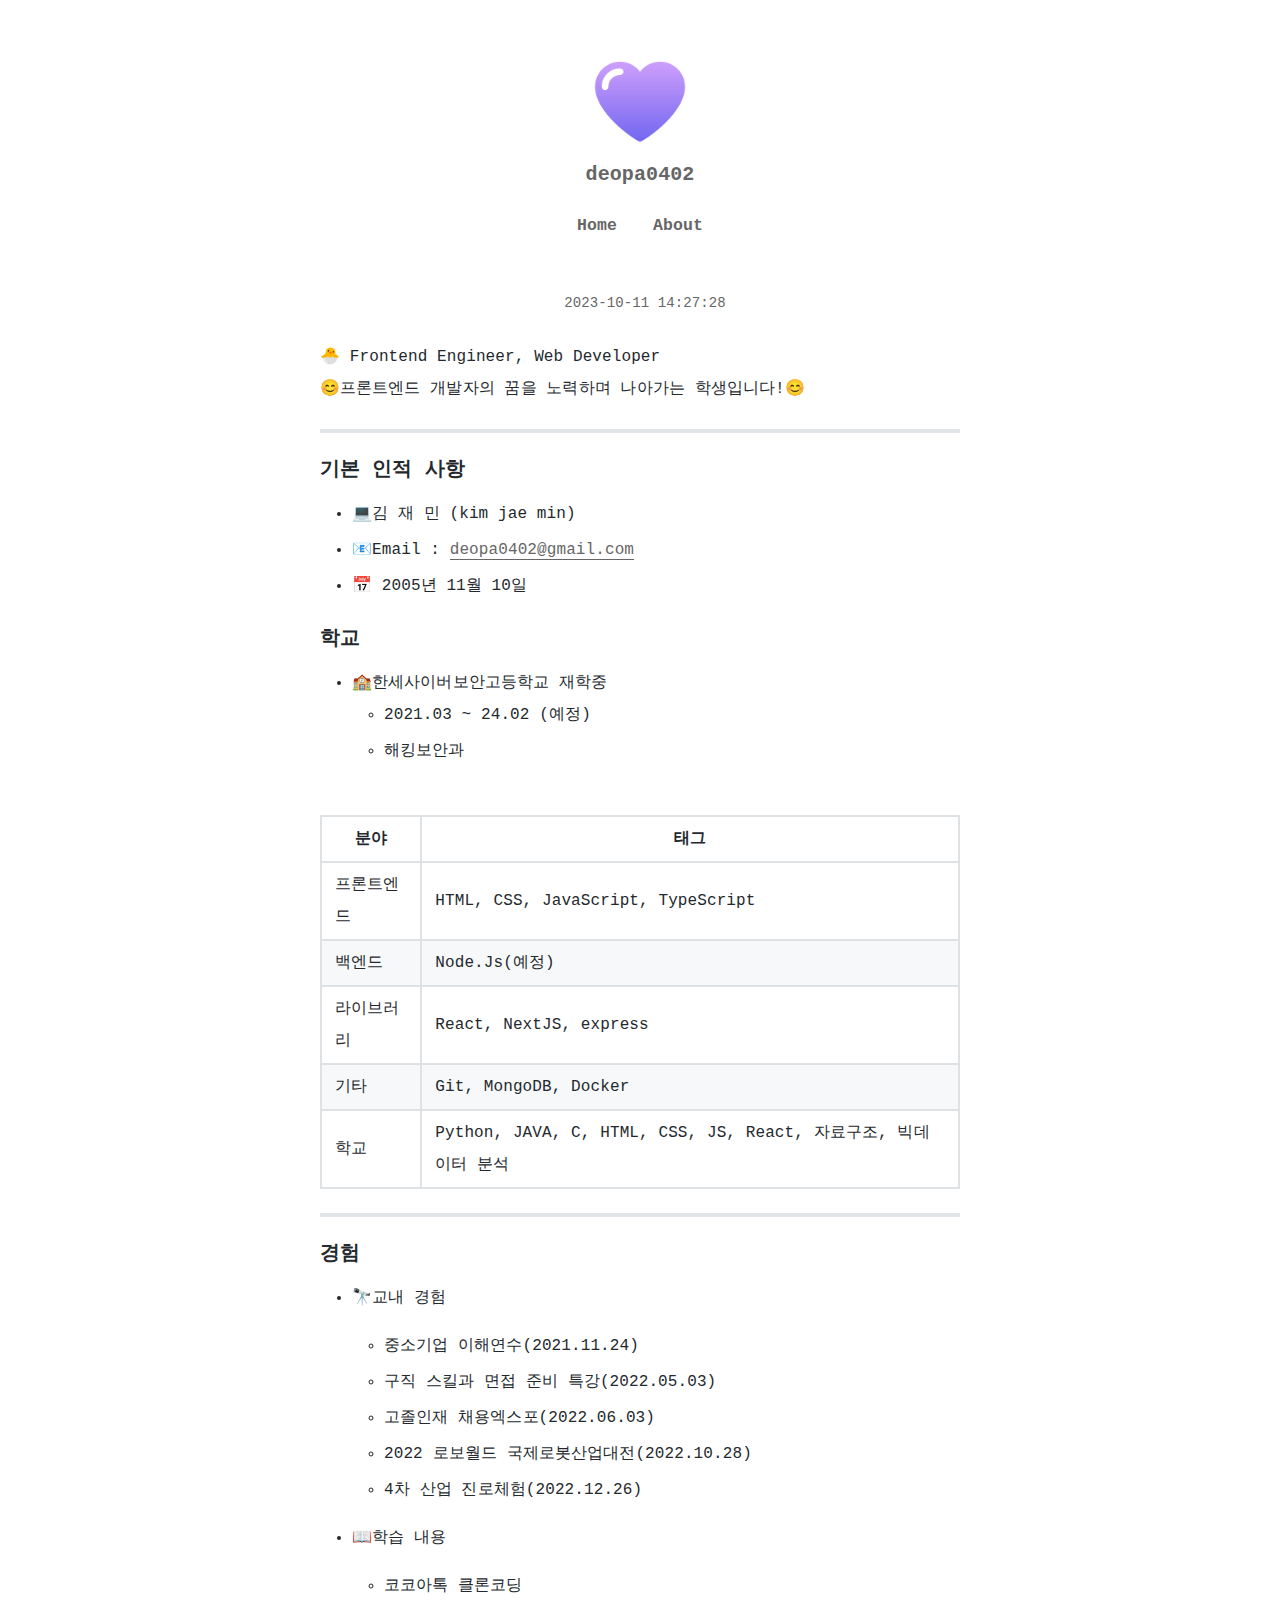
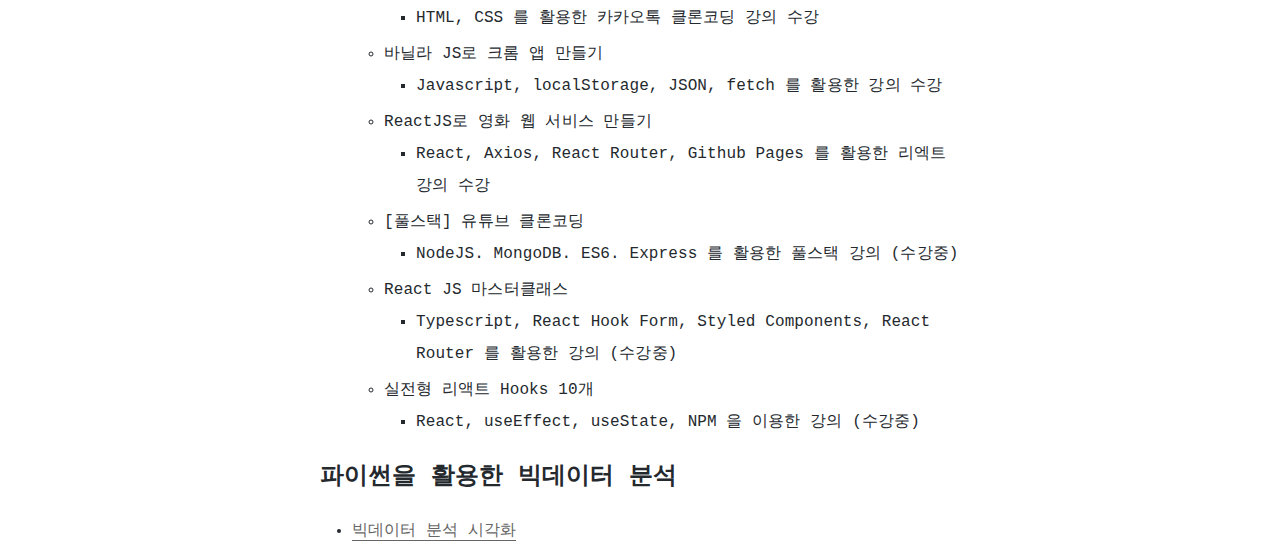
<file: about/index.html>
<!DOCTYPE html>
<html lang="en" color-mode="light">

  <head>
  <meta charset="utf-8">
  <meta name="viewport" content="width=device-width, initial-scale=1" />
  <meta name="keywords" content="" />
  <meta name="author" content="John Doe" />
  <meta name="description" content="" />
  
  
  <title>
    
     Front Dev😊
  </title>

  
    <link rel="apple-touch-icon" href="/images/purple-heart_1f49c.png">
    <link rel="icon" href="/images/purple-heart_1f49c.png">
  

  <!-- Raleway-Font -->
  <link href="https://fonts.googleapis.com/css?family=Raleway&display=swap" rel="stylesheet">

  <!-- hexo site css -->
  <link rel="stylesheet" href="/css/main.css" />
  <link rel="stylesheet" href="//at.alicdn.com/t/font_1886449_67xjft27j1l.css" />
  <!-- 代码块风格 -->
  
    
<link rel="stylesheet" href="/css/figcaption/mac-block.css">

  

  <!-- jquery3.3.1 -->
  
    <script defer type="text/javascript" src="/plugins/jquery.min.js"></script>
  

  <!-- fancybox -->
  
    <link href="/plugins/jquery.fancybox.min.css" rel="stylesheet">
    <script defer type="text/javascript" src="/plugins/jquery.fancybox.min.js"></script>
  
  
<script src="/js/fancybox.js"></script>


  

  

  <script>
    var html = document.documentElement
    const colorMode = localStorage.getItem('color-mode')
    if (colorMode) {
      document.documentElement.setAttribute('color-mode', colorMode)
    }
  </script>
<meta name="generator" content="Hexo 6.3.0"></head>


  <body>
    <div id="app">
      <div class="header">
  <div class="avatar">
    <a href="/">
      <!-- 头像取消懒加载，添加no-lazy -->
      
        <img src="/images/icon-heart.png" alt="">
      
    </a>
    <div class="nickname"><a href="/">deopa0402</a></div>
  </div>
  <div class="navbar">
    <ul>
      
        <li class="nav-item" data-path="/">
          <a href="/">Home</a>
        </li>
      
        <li class="nav-item" data-path="/about/">
          <a href="/about/">About</a>
        </li>
      
    </ul>
  </div>
</div>


<script src="/js/activeNav.js"></script>



      <div class="flex-container">
        <!-- 文章详情页，展示文章具体内容，url形式：https://yoursite/文章标题/ -->
<!-- 同时为「标签tag」，「朋友friend」，「分类categories」，「关于about」页面的承载页面，具体展示取决于page.type -->


  <!-- LaTex Display -->

  
    <script async type="text/javascript" src="/plugins/mathjax/tex-chtml.js"></script>
  
  <script>
    MathJax = {
      tex: {
        inlineMath: [['$', '$'], ['\\(', '\\)']]
      }
    }
  </script>





  <!-- clipboard -->

  
    <script async type="text/javascript" src="/plugins/clipboard.min.js"></script>
  
  
<script src="/js/codeCopy.js"></script>







  

  

  

  
  <!-- 文章内容页 url形式：https://yoursite/文章标题/ -->
  <div class="container post-details" id="post-details">
    <div class="post-content">
      <div class="post-title"></div>
      <div class="post-attach">
        <span class="post-pubtime">
          <i class="iconfont icon-updatetime mr-10" title="Update time"></i>
          2023-10-11 14:27:28
        </span>
        
      </div>
      <div class="markdown-body">
        <p>🐣 Frontend Engineer, Web Developer<br>😊프론트엔드 개발자의 꿈을 노력하며 나아가는 학생입니다!😊</p>
<hr>
<h3 id="기본-인적-사항"><a href="#기본-인적-사항" class="headerlink" title="기본 인적 사항"></a>기본 인적 사항</h3><ul>
<li>💻김 재 민 (kim jae min)</li>
<li>📧Email : <a href="mailto:&#100;&#101;&#111;&#x70;&#x61;&#48;&#x34;&#48;&#50;&#x40;&#103;&#109;&#x61;&#105;&#x6c;&#x2e;&#99;&#111;&#109;">&#100;&#101;&#111;&#x70;&#x61;&#48;&#x34;&#48;&#50;&#x40;&#103;&#109;&#x61;&#105;&#x6c;&#x2e;&#99;&#111;&#109;</a></li>
<li>📅 2005년 11월 10일</li>
</ul>
<h3 id="학교"><a href="#학교" class="headerlink" title="학교"></a>학교</h3><ul>
<li>🏫한세사이버보안고등학교 재학중<ul>
<li>2021.03 ~ 24.02 (예정)</li>
<li>해킹보안과</li>
</ul>
</li>
</ul>
<br>

<table>
<thead>
<tr>
<th>분야</th>
<th>태그</th>
</tr>
</thead>
<tbody><tr>
<td>프론트엔드</td>
<td>HTML, CSS, JavaScript, TypeScript</td>
</tr>
<tr>
<td>백엔드</td>
<td>Node.Js(예정)</td>
</tr>
<tr>
<td>라이브러리</td>
<td>React, NextJS, express</td>
</tr>
<tr>
<td>기타</td>
<td>Git, MongoDB, Docker</td>
</tr>
<tr>
<td>학교</td>
<td>Python, JAVA, C, HTML, CSS, JS, React, 자료구조, 빅데이터 분석</td>
</tr>
</tbody></table>
<hr>
<h3 id="경험"><a href="#경험" class="headerlink" title="경험"></a>경험</h3><ul>
<li><p>🔭교내 경험</p>
<ul>
<li>중소기업 이해연수(2021.11.24)</li>
<li>구직 스킬과 면접 준비 특강(2022.05.03)</li>
<li>고졸인재 채용엑스포(2022.06.03)</li>
<li>2022 로보월드 국제로봇산업대전(2022.10.28)</li>
<li>4차 산업 진로체험(2022.12.26)</li>
</ul>
</li>
<li><p>📖학습 내용</p>
<ul>
<li>코코아톡 클론코딩<ul>
<li>HTML, CSS 를 활용한 카카오톡 클론코딩 강의 수강</li>
</ul>
</li>
<li>바닐라 JS로 크롬 앱 만들기<ul>
<li>Javascript, localStorage, JSON, fetch 를 활용한 강의 수강</li>
</ul>
</li>
<li>ReactJS로 영화 웹 서비스 만들기<ul>
<li>React, Axios, React Router, Github Pages 를 활용한 리엑트 강의 수강</li>
</ul>
</li>
<li>[풀스택] 유튜브 클론코딩<ul>
<li>NodeJS. MongoDB. ES6. Express 를 활용한 풀스택 강의 (수강중)</li>
</ul>
</li>
<li>React JS 마스터클래스<ul>
<li>Typescript, React Hook Form, Styled Components, React Router 를 활용한 강의 (수강중)</li>
</ul>
</li>
<li>실전형 리액트 Hooks 10개<ul>
<li>React, useEffect, useState, NPM 을 이용한 강의 (수강중)</li>
</ul>
</li>
</ul>
</li>
</ul>
<h2 id="파이썬을-활용한-빅데이터-분석"><a href="#파이썬을-활용한-빅데이터-분석" class="headerlink" title="파이썬을 활용한 빅데이터 분석"></a>파이썬을 활용한 빅데이터 분석</h2><ul>
<li><a target="_blank" rel="noopener" href="https://colab.research.google.com/drive/1m-On5XX1-JEBr0hAn-AVNhNcONBDvKdL?usp=sharing">빅데이터 분석 시각화</a></li>
</ul>
<!-- ```json
{
  "profile": {
    "name": "김재민",
    "birth": "2005 Q4",
    "Github": "https://github.com/deopa0402",
    "website": "https://deopa0402.github.io",
    "email": "deopa0402@gmail.com",
    "country": "KR"
  },
  "skills": {
    "Front": ["HTML, CSS, JavaScript, TypeScript"],
    "Library": ["React,NextJS(soon)"]
  }
  "school" {
    "course":["Python, JAVA, C,structure,big data analysis"]

}
}

<figure class="highlight plaintext"><table><tr><td class="gutter"><pre><span class="line">1</span><br><span class="line">2</span><br><span class="line">3</span><br></pre></td><td class="code"><pre><span class="line"></span><br><span class="line">&lt;!-- 항상 많은것을 생각하고 있어요 너무 많은 걱정거리들이 많지만 그래도 포기하지 않고 이겨 나가야 겠죠..? --&gt;</span><br><span class="line"></span><br></pre></td></tr></table></figure>

<pre><code>
</code></pre>

      </div>
      
        <div class="prev-or-next">
          <div class="post-foot-next">
            
          </div>
          <div class="post-attach">
            <span class="post-pubtime">
              <i class="iconfont icon-updatetime mr-10" title="Update time"></i>
              2023-10-11 14:27:28
            </span>
            
          </div>
          <div class="post-foot-prev">
            
          </div>
        </div>
      
    </div>
    
  <div id="btn-catalog" class="btn-catalog">
    <i class="iconfont icon-catalog"></i>
  </div>
  <div class="post-catalog hidden" id="catalog">
    <div class="title">Contents</div>
    <div class="catalog-content">
      
        <ol class="toc"><li class="toc-item toc-level-3"><a class="toc-link" href="#%EA%B8%B0%EB%B3%B8-%EC%9D%B8%EC%A0%81-%EC%82%AC%ED%95%AD"><span class="toc-text">기본 인적 사항</span></a></li><li class="toc-item toc-level-3"><a class="toc-link" href="#%ED%95%99%EA%B5%90"><span class="toc-text">학교</span></a></li><li class="toc-item toc-level-3"><a class="toc-link" href="#%EA%B2%BD%ED%97%98"><span class="toc-text">경험</span></a></li></ol></li><li class="toc-item toc-level-2"><a class="toc-link" href="#%ED%8C%8C%EC%9D%B4%EC%8D%AC%EC%9D%84-%ED%99%9C%EC%9A%A9%ED%95%9C-%EB%B9%85%EB%8D%B0%EC%9D%B4%ED%84%B0-%EB%B6%84%EC%84%9D"><span class="toc-text">파이썬을 활용한 빅데이터 분석</span></a>
      
    </div>
  </div>

  
<script src="/js/catalog.js"></script>




    
      <div class="comments-container">
        







      </div>
    
  </div>


        
<div class="footer">
  <div class="social">
    <ul>
      
        <li>
          <a title="github" target="_blank" rel="noopener" href="https://github.com/zchengsite/hexo-theme-oranges">
            <i class="iconfont icon-github"></i>
          </a>
        </li>
      
    </ul>
  </div>
  
    
    <div class="footer-more">
      
        <a target="_blank" rel="noopener" href="https://github.com/zchengsite/hexo-theme-oranges">Copyright © 2023 Oranges</a>
        
    </div>
  
    
    <div class="footer-more">
      
        <a target="_blank" rel="noopener" href="https://github.com/zchengsite/hexo-theme-oranges">Theme by Oranges | Powered by Hexo</a>
        
    </div>
  
  
</div>

      </div>

      <div class="tools-bar">
        <div class="back-to-top tools-bar-item hidden">
  <a href="javascript: void(0)">
    <i class="iconfont icon-chevronup"></i>
  </a>
</div>


<script src="/js/backtotop.js"></script>



        
  <div class="search-icon tools-bar-item" id="search-icon">
    <a href="javascript: void(0)">
      <i class="iconfont icon-search"></i>
    </a>
  </div>

  <div class="search-overlay hidden">
    <div class="search-content" tabindex="0">
      <div class="search-title">
        <span class="search-icon-input">
          <a href="javascript: void(0)">
            <i class="iconfont icon-search"></i>
          </a>
        </span>
        
          <input type="text" class="search-input" id="search-input" placeholder="Search...">
        
        <span class="search-close-icon" id="search-close-icon">
          <a href="javascript: void(0)">
            <i class="iconfont icon-close"></i>
          </a>
        </span>
      </div>
      <div class="search-result" id="search-result"></div>
    </div>
  </div>

  <script type="text/javascript">
    var inputArea = document.querySelector("#search-input")
    var searchOverlayArea = document.querySelector(".search-overlay")

    inputArea.onclick = function() {
      getSearchFile()
      this.onclick = null
    }

    inputArea.onkeydown = function() {
      if(event.keyCode == 13)
        return false
    }

    function openOrHideSearchContent() {
      let isHidden = searchOverlayArea.classList.contains('hidden')
      if (isHidden) {
        searchOverlayArea.classList.remove('hidden')
        document.body.classList.add('hidden')
        // inputArea.focus()
      } else {
        searchOverlayArea.classList.add('hidden')
        document.body.classList.remove('hidden')
      }
    }

    function blurSearchContent(e) {
      if (e.target === searchOverlayArea) {
        openOrHideSearchContent()
      }
    }

    document.querySelector("#search-icon").addEventListener("click", openOrHideSearchContent, false)
    document.querySelector("#search-close-icon").addEventListener("click", openOrHideSearchContent, false)
    searchOverlayArea.addEventListener("click", blurSearchContent, false)

    var searchFunc = function (path, search_id, content_id) {
      'use strict';
      var $input = document.getElementById(search_id);
      var $resultContent = document.getElementById(content_id);
      $resultContent.innerHTML = "<ul><span class='local-search-empty'>First search, index file loading, please wait...<span></ul>";
      $.ajax({
        // 0x01. load xml file
        url: path,
        dataType: "xml",
        success: function (xmlResponse) {
          // 0x02. parse xml file
          var datas = $("entry", xmlResponse).map(function () {
            return {
              title: $("title", this).text(),
              content: $("content", this).text(),
              url: $("url", this).text()
            };
          }).get();
          $resultContent.innerHTML = "";

          $input.addEventListener('input', function () {
            // 0x03. parse query to keywords list
            var str = '<ul class=\"search-result-list\">';
            var keywords = this.value.trim().toLowerCase().split(/[\s\-]+/);
            $resultContent.innerHTML = "";
            if (this.value.trim().length <= 0) {
              return;
            }
            // 0x04. perform local searching
            datas.forEach(function (data) {
              var isMatch = true;
              var content_index = [];
              if (!data.title || data.title.trim() === '') {
                data.title = "Untitled";
              }
              var orig_data_title = data.title.trim();
              var data_title = orig_data_title.toLowerCase();
              var orig_data_content = data.content.trim().replace(/<[^>]+>/g, "");
              var data_content = orig_data_content.toLowerCase();
              var data_url = data.url;
              var index_title = -1;
              var index_content = -1;
              var first_occur = -1;
              // only match artiles with not empty contents
              if (data_content !== '') {
                keywords.forEach(function (keyword, i) {
                  index_title = data_title.indexOf(keyword);
                  index_content = data_content.indexOf(keyword);

                  if (index_title < 0 && index_content < 0) {
                    isMatch = false;
                  } else {
                    if (index_content < 0) {
                      index_content = 0;
                    }
                    if (i == 0) {
                      first_occur = index_content;
                    }
                    // content_index.push({index_content:index_content, keyword_len:keyword_len});
                  }
                });
              } else {
                isMatch = false;
              }
              // 0x05. show search results
              if (isMatch) {
                str += "<li><a href='" + data_url + "' class='search-result-title'>" + orig_data_title + "</a>";
                var content = orig_data_content;
                if (first_occur >= 0) {
                  // cut out 100 characters
                  var start = first_occur - 20;
                  var end = first_occur + 80;

                  if (start < 0) {
                    start = 0;
                  }

                  if (start == 0) {
                    end = 100;
                  }

                  if (end > content.length) {
                    end = content.length;
                  }

                  var match_content = content.substr(start, end);

                  // highlight all keywords
                  keywords.forEach(function (keyword) {
                    var regS = new RegExp(keyword, "gi");
                    match_content = match_content.replace(regS, "<span class=\"search-keyword\">" + keyword + "</span>");
                  });

                  str += "<p class=\"search-result-abstract\">" + match_content + "...</p>"
                }
                str += "</li>";
              }
            });
            str += "</ul>";
            if (str.indexOf('<li>') === -1) {
              return $resultContent.innerHTML = "<ul><span class='local-search-empty'>No result<span></ul>";
            }
            $resultContent.innerHTML = str;
          });
        },
        error: function(xhr, status, error) {
          $resultContent.innerHTML = ""
          if (xhr.status === 404) {
            $resultContent.innerHTML = "<ul><span class='local-search-empty'>The search.xml file was not found, please refer to：<a href='https://github.com/zchengsite/hexo-theme-oranges#configuration' target='_black'>configuration</a><span></ul>";
          } else {
            $resultContent.innerHTML = "<ul><span class='local-search-empty'>The request failed, Try to refresh the page or try again later.<span></ul>";
          }
        }
      });
      $(document).on('click', '#search-close-icon', function() {
        $('#search-input').val('');
        $('#search-result').html('');
      });
    }

    var getSearchFile = function() {
        var path = "/search.xml";
        searchFunc(path, 'search-input', 'search-result');
    }
  </script>




        
  <div class="tools-bar-item theme-icon" id="switch-color-scheme">
    <a href="javascript: void(0)">
      <i id="theme-icon" class="iconfont icon-moon"></i>
    </a>
  </div>

  
<script src="/js/colorscheme.js"></script>





        
  
    <div class="share-icon tools-bar-item">
      <a href="javascript: void(0)" id="share-icon">
        <i class="iconfont iconshare"></i>
      </a>
      <div class="share-content hidden">
        
          <a class="share-item" href="https://twitter.com/intent/tweet?text=' +  + '&url=' + http%3A%2F%2Fexample.com%2Fabout%2Findex.html + '" target="_blank" title="Twitter">
            <i class="iconfont icon-twitter"></i>
          </a>
        
        
          <a class="share-item" href="https://www.facebook.com/sharer.php?u=http://example.com/about/index.html" target="_blank" title="Facebook">
            <i class="iconfont icon-facebooksquare"></i>
          </a>
        
      </div>
    </div>
  
  
<script src="/js/shares.js"></script>



      </div>
    </div>
  </body>
</html>
</file>
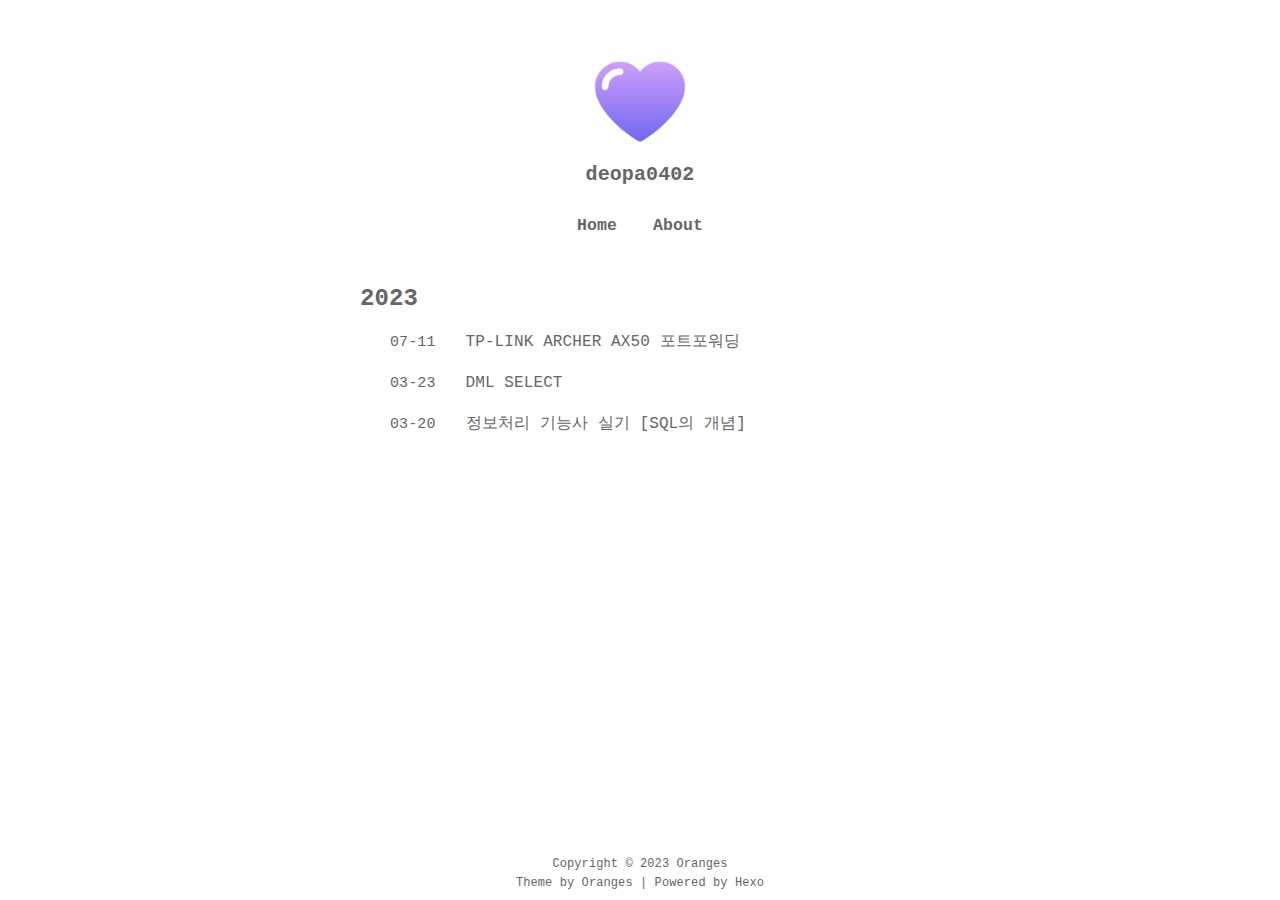
<file: archives/index.html>
<!DOCTYPE html>
<html lang="en" color-mode="light">

  <head>
  <meta charset="utf-8">
  <meta name="viewport" content="width=device-width, initial-scale=1" />
  <meta name="keywords" content="" />
  <meta name="author" content="John Doe" />
  <meta name="description" content="" />
  
  
  <title>
    
      Archives 
      
      
      |
    
     Front Dev😊
  </title>

  
    <link rel="apple-touch-icon" href="/images/purple-heart_1f49c.png">
    <link rel="icon" href="/images/purple-heart_1f49c.png">
  

  <!-- Raleway-Font -->
  <link href="https://fonts.googleapis.com/css?family=Raleway&display=swap" rel="stylesheet">

  <!-- hexo site css -->
  <link rel="stylesheet" href="/css/main.css" />
  <link rel="stylesheet" href="//at.alicdn.com/t/font_1886449_67xjft27j1l.css" />
  <!-- 代码块风格 -->
  
    
<link rel="stylesheet" href="/css/figcaption/mac-block.css">

  

  <!-- jquery3.3.1 -->
  
    <script defer type="text/javascript" src="/plugins/jquery.min.js"></script>
  

  <!-- fancybox -->
  
    <link href="/plugins/jquery.fancybox.min.css" rel="stylesheet">
    <script defer type="text/javascript" src="/plugins/jquery.fancybox.min.js"></script>
  
  
<script src="/js/fancybox.js"></script>


  

  

  <script>
    var html = document.documentElement
    const colorMode = localStorage.getItem('color-mode')
    if (colorMode) {
      document.documentElement.setAttribute('color-mode', colorMode)
    }
  </script>
<meta name="generator" content="Hexo 6.3.0"></head>


  <body>
    <div id="app">
      <div class="header">
  <div class="avatar">
    <a href="/">
      <!-- 头像取消懒加载，添加no-lazy -->
      
        <img src="/images/icon-heart.png" alt="">
      
    </a>
    <div class="nickname"><a href="/">deopa0402</a></div>
  </div>
  <div class="navbar">
    <ul>
      
        <li class="nav-item" data-path="/">
          <a href="/">Home</a>
        </li>
      
        <li class="nav-item" data-path="/about/">
          <a href="/about/">About</a>
        </li>
      
    </ul>
  </div>
</div>


<script src="/js/activeNav.js"></script>



      <div class="flex-container">
        <!-- 归档页，展示本站所有文章，按照年份降序归类，url形式：https://yoursite/archives/ -->

<!-- last: 按年份把文章分组，当前遍历到的年份 -->
<!-- now: 当前遍历到的文章的发布年份 -->

<div class="container archives">
  <div class="post-list">
    
        <!-- 后续文章的发布年份呈现 -->
        <div class="content-title">
          <h2>
            <span>2023</span>
          </h2>
        </div>
      
      <div class="post-item" title="TP-LINK ARCHER AX50 포트포워딩">
        <div class="time-m-d">07-11</div>
        <div class="title">
          <a href="/2023/07/11/TP-LINK-ARCHER-AX50-%ED%8F%AC%ED%8A%B8%ED%8F%AC%EC%9B%8C%EB%94%A9/">
            <span>TP-LINK ARCHER AX50 포트포워딩</span>
          </a>
        </div>
      </div>
    
      <div class="post-item" title="DML SELECT">
        <div class="time-m-d">03-23</div>
        <div class="title">
          <a href="/2023/03/23/20230323-DML-SELECT/">
            <span>DML SELECT</span>
          </a>
        </div>
      </div>
    
      <div class="post-item" title="정보처리 기능사 실기 [SQL의 개념]">
        <div class="time-m-d">03-20</div>
        <div class="title">
          <a href="/2023/03/20/20230320-%EC%A0%95%EB%B3%B4%EC%B2%98%EB%A6%AC-%EA%B8%B0%EB%8A%A5%EC%82%AC-%EC%8B%A4%EA%B8%B0-SQL%EC%9D%98-%EA%B0%9C%EB%85%90/">
            <span>정보처리 기능사 실기 [SQL의 개념]</span>
          </a>
        </div>
      </div>
    
  </div>
</div>

        
<div class="footer">
  <div class="social">
    <ul>
      
        <li>
          <a title="github" target="_blank" rel="noopener" href="https://github.com/zchengsite/hexo-theme-oranges">
            <i class="iconfont icon-github"></i>
          </a>
        </li>
      
    </ul>
  </div>
  
    
    <div class="footer-more">
      
        <a target="_blank" rel="noopener" href="https://github.com/zchengsite/hexo-theme-oranges">Copyright © 2023 Oranges</a>
        
    </div>
  
    
    <div class="footer-more">
      
        <a target="_blank" rel="noopener" href="https://github.com/zchengsite/hexo-theme-oranges">Theme by Oranges | Powered by Hexo</a>
        
    </div>
  
  
</div>

      </div>

      <div class="tools-bar">
        <div class="back-to-top tools-bar-item hidden">
  <a href="javascript: void(0)">
    <i class="iconfont icon-chevronup"></i>
  </a>
</div>


<script src="/js/backtotop.js"></script>



        
  <div class="search-icon tools-bar-item" id="search-icon">
    <a href="javascript: void(0)">
      <i class="iconfont icon-search"></i>
    </a>
  </div>

  <div class="search-overlay hidden">
    <div class="search-content" tabindex="0">
      <div class="search-title">
        <span class="search-icon-input">
          <a href="javascript: void(0)">
            <i class="iconfont icon-search"></i>
          </a>
        </span>
        
          <input type="text" class="search-input" id="search-input" placeholder="Search...">
        
        <span class="search-close-icon" id="search-close-icon">
          <a href="javascript: void(0)">
            <i class="iconfont icon-close"></i>
          </a>
        </span>
      </div>
      <div class="search-result" id="search-result"></div>
    </div>
  </div>

  <script type="text/javascript">
    var inputArea = document.querySelector("#search-input")
    var searchOverlayArea = document.querySelector(".search-overlay")

    inputArea.onclick = function() {
      getSearchFile()
      this.onclick = null
    }

    inputArea.onkeydown = function() {
      if(event.keyCode == 13)
        return false
    }

    function openOrHideSearchContent() {
      let isHidden = searchOverlayArea.classList.contains('hidden')
      if (isHidden) {
        searchOverlayArea.classList.remove('hidden')
        document.body.classList.add('hidden')
        // inputArea.focus()
      } else {
        searchOverlayArea.classList.add('hidden')
        document.body.classList.remove('hidden')
      }
    }

    function blurSearchContent(e) {
      if (e.target === searchOverlayArea) {
        openOrHideSearchContent()
      }
    }

    document.querySelector("#search-icon").addEventListener("click", openOrHideSearchContent, false)
    document.querySelector("#search-close-icon").addEventListener("click", openOrHideSearchContent, false)
    searchOverlayArea.addEventListener("click", blurSearchContent, false)

    var searchFunc = function (path, search_id, content_id) {
      'use strict';
      var $input = document.getElementById(search_id);
      var $resultContent = document.getElementById(content_id);
      $resultContent.innerHTML = "<ul><span class='local-search-empty'>First search, index file loading, please wait...<span></ul>";
      $.ajax({
        // 0x01. load xml file
        url: path,
        dataType: "xml",
        success: function (xmlResponse) {
          // 0x02. parse xml file
          var datas = $("entry", xmlResponse).map(function () {
            return {
              title: $("title", this).text(),
              content: $("content", this).text(),
              url: $("url", this).text()
            };
          }).get();
          $resultContent.innerHTML = "";

          $input.addEventListener('input', function () {
            // 0x03. parse query to keywords list
            var str = '<ul class=\"search-result-list\">';
            var keywords = this.value.trim().toLowerCase().split(/[\s\-]+/);
            $resultContent.innerHTML = "";
            if (this.value.trim().length <= 0) {
              return;
            }
            // 0x04. perform local searching
            datas.forEach(function (data) {
              var isMatch = true;
              var content_index = [];
              if (!data.title || data.title.trim() === '') {
                data.title = "Untitled";
              }
              var orig_data_title = data.title.trim();
              var data_title = orig_data_title.toLowerCase();
              var orig_data_content = data.content.trim().replace(/<[^>]+>/g, "");
              var data_content = orig_data_content.toLowerCase();
              var data_url = data.url;
              var index_title = -1;
              var index_content = -1;
              var first_occur = -1;
              // only match artiles with not empty contents
              if (data_content !== '') {
                keywords.forEach(function (keyword, i) {
                  index_title = data_title.indexOf(keyword);
                  index_content = data_content.indexOf(keyword);

                  if (index_title < 0 && index_content < 0) {
                    isMatch = false;
                  } else {
                    if (index_content < 0) {
                      index_content = 0;
                    }
                    if (i == 0) {
                      first_occur = index_content;
                    }
                    // content_index.push({index_content:index_content, keyword_len:keyword_len});
                  }
                });
              } else {
                isMatch = false;
              }
              // 0x05. show search results
              if (isMatch) {
                str += "<li><a href='" + data_url + "' class='search-result-title'>" + orig_data_title + "</a>";
                var content = orig_data_content;
                if (first_occur >= 0) {
                  // cut out 100 characters
                  var start = first_occur - 20;
                  var end = first_occur + 80;

                  if (start < 0) {
                    start = 0;
                  }

                  if (start == 0) {
                    end = 100;
                  }

                  if (end > content.length) {
                    end = content.length;
                  }

                  var match_content = content.substr(start, end);

                  // highlight all keywords
                  keywords.forEach(function (keyword) {
                    var regS = new RegExp(keyword, "gi");
                    match_content = match_content.replace(regS, "<span class=\"search-keyword\">" + keyword + "</span>");
                  });

                  str += "<p class=\"search-result-abstract\">" + match_content + "...</p>"
                }
                str += "</li>";
              }
            });
            str += "</ul>";
            if (str.indexOf('<li>') === -1) {
              return $resultContent.innerHTML = "<ul><span class='local-search-empty'>No result<span></ul>";
            }
            $resultContent.innerHTML = str;
          });
        },
        error: function(xhr, status, error) {
          $resultContent.innerHTML = ""
          if (xhr.status === 404) {
            $resultContent.innerHTML = "<ul><span class='local-search-empty'>The search.xml file was not found, please refer to：<a href='https://github.com/zchengsite/hexo-theme-oranges#configuration' target='_black'>configuration</a><span></ul>";
          } else {
            $resultContent.innerHTML = "<ul><span class='local-search-empty'>The request failed, Try to refresh the page or try again later.<span></ul>";
          }
        }
      });
      $(document).on('click', '#search-close-icon', function() {
        $('#search-input').val('');
        $('#search-result').html('');
      });
    }

    var getSearchFile = function() {
        var path = "/search.xml";
        searchFunc(path, 'search-input', 'search-result');
    }
  </script>




        
  <div class="tools-bar-item theme-icon" id="switch-color-scheme">
    <a href="javascript: void(0)">
      <i id="theme-icon" class="iconfont icon-moon"></i>
    </a>
  </div>

  
<script src="/js/colorscheme.js"></script>





        
  
  
<script src="/js/shares.js"></script>



      </div>
    </div>
  </body>
</html>
</file>
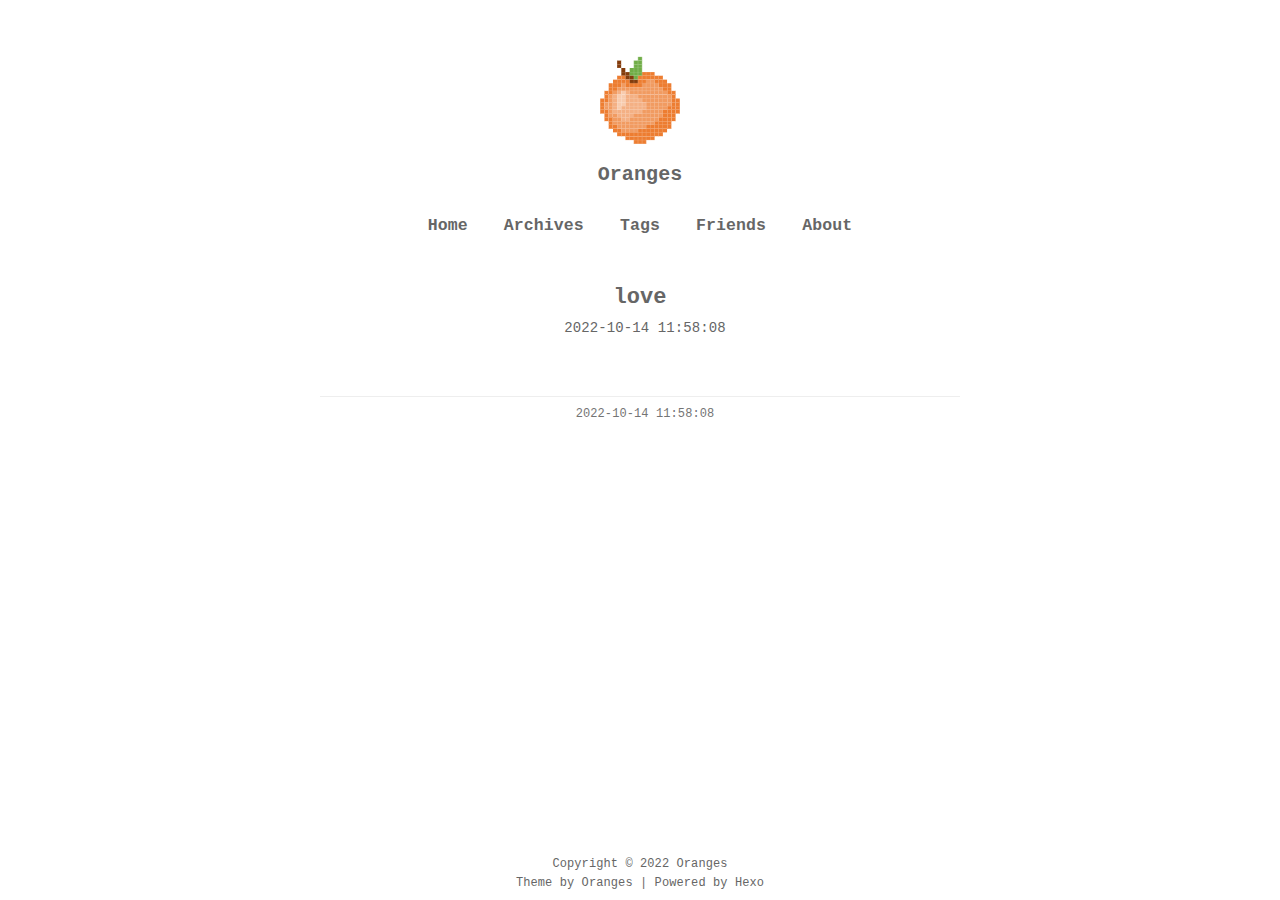
<file: love/index.html>
<!DOCTYPE html>
<html lang="en" color-mode="light">

  <head>
  <meta charset="utf-8">
  <meta name="viewport" content="width=device-width, initial-scale=1" />
  <meta name="keywords" content="" />
  <meta name="author" content="John Doe" />
  <meta name="description" content="" />
  
  
  <title>
    
      love 
      
      
      |
    
     Hexo
  </title>

  
    <link rel="apple-touch-icon" href="/images/favicon.png">
    <link rel="icon" href="/images/favicon.png">
  

  <!-- Raleway-Font -->
  <link href="https://fonts.googleapis.com/css?family=Raleway&display=swap" rel="stylesheet">

  <!-- hexo site css -->
  <link rel="stylesheet" href="/css/main.css" />
  <link rel="stylesheet" href="//at.alicdn.com/t/font_1886449_67xjft27j1l.css" />
  <!-- 代码块风格 -->
  

  <!-- jquery3.3.1 -->
  
    <script defer type="text/javascript" src="/plugins/jquery.min.js"></script>
  

  <!-- fancybox -->
  
    <link href="/plugins/jquery.fancybox.min.css" rel="stylesheet">
    <script defer type="text/javascript" src="/plugins/jquery.fancybox.min.js"></script>
  
  
<script src="/js/fancybox.js"></script>


  

  

  <script>
    var html = document.documentElement
    const colorMode = localStorage.getItem('color-mode')
    if (colorMode) {
      document.documentElement.setAttribute('color-mode', colorMode)
    }
  </script>
<meta name="generator" content="Hexo 6.3.0"></head>


  <body>
    <div id="app">
      <div class="header">
  <div class="avatar">
    <a href="/">
      <!-- 头像取消懒加载，添加no-lazy -->
      
        <img src="/images/avatar.png" alt="">
      
    </a>
    <div class="nickname"><a href="/">Oranges</a></div>
  </div>
  <div class="navbar">
    <ul>
      
        <li class="nav-item" data-path="/">
          <a href="/">Home</a>
        </li>
      
        <li class="nav-item" data-path="/archives/">
          <a href="/archives/">Archives</a>
        </li>
      
        <li class="nav-item" data-path="/tags/">
          <a href="/tags/">Tags</a>
        </li>
      
        <li class="nav-item" data-path="/friends/">
          <a href="/friends/">Friends</a>
        </li>
      
        <li class="nav-item" data-path="/about/">
          <a href="/about/">About</a>
        </li>
      
    </ul>
  </div>
</div>


<script src="/js/activeNav.js"></script>



      <div class="flex-container">
        <!-- 文章详情页，展示文章具体内容，url形式：https://yoursite/文章标题/ -->
<!-- 同时为「标签tag」，「朋友friend」，「分类categories」，「关于about」页面的承载页面，具体展示取决于page.type -->


  <!-- LaTex Display -->

  
    <script async type="text/javascript" src="/plugins/mathjax/tex-chtml.js"></script>
  
  <script>
    MathJax = {
      tex: {
        inlineMath: [['$', '$'], ['\\(', '\\)']]
      }
    }
  </script>





  <!-- clipboard -->

  
    <script async type="text/javascript" src="/plugins/clipboard.min.js"></script>
  
  
<script src="/js/codeCopy.js"></script>







  

  

  

  
  <!-- 文章内容页 url形式：https://yoursite/文章标题/ -->
  <div class="container post-details" id="post-details">
    <div class="post-content">
      <div class="post-title">love</div>
      <div class="post-attach">
        <span class="post-pubtime">
          <i class="iconfont icon-updatetime mr-10" title="Update time"></i>
          2022-10-14 11:58:08
        </span>
        
      </div>
      <div class="markdown-body">
        
      </div>
      
        <div class="prev-or-next">
          <div class="post-foot-next">
            
          </div>
          <div class="post-attach">
            <span class="post-pubtime">
              <i class="iconfont icon-updatetime mr-10" title="Update time"></i>
              2022-10-14 11:58:08
            </span>
            
          </div>
          <div class="post-foot-prev">
            
          </div>
        </div>
      
    </div>
    

    
      <div class="comments-container">
        







      </div>
    
  </div>


        
<div class="footer">
  <div class="social">
    <ul>
      
        <li>
          <a title="github" target="_blank" rel="noopener" href="https://github.com/zchengsite/hexo-theme-oranges">
            <i class="iconfont icon-github"></i>
          </a>
        </li>
      
    </ul>
  </div>
  
    
    <div class="footer-more">
      
        <a target="_blank" rel="noopener" href="https://github.com/zchengsite/hexo-theme-oranges">Copyright © 2022 Oranges</a>
        
    </div>
  
    
    <div class="footer-more">
      
        <a target="_blank" rel="noopener" href="https://github.com/zchengsite/hexo-theme-oranges">Theme by Oranges | Powered by Hexo</a>
        
    </div>
  
  
</div>

      </div>

      <div class="tools-bar">
        <div class="back-to-top tools-bar-item hidden">
  <a href="javascript: void(0)">
    <i class="iconfont icon-chevronup"></i>
  </a>
</div>


<script src="/js/backtotop.js"></script>



        
  <div class="search-icon tools-bar-item" id="search-icon">
    <a href="javascript: void(0)">
      <i class="iconfont icon-search"></i>
    </a>
  </div>

  <div class="search-overlay hidden">
    <div class="search-content" tabindex="0">
      <div class="search-title">
        <span class="search-icon-input">
          <a href="javascript: void(0)">
            <i class="iconfont icon-search"></i>
          </a>
        </span>
        
          <input type="text" class="search-input" id="search-input" placeholder="Search...">
        
        <span class="search-close-icon" id="search-close-icon">
          <a href="javascript: void(0)">
            <i class="iconfont icon-close"></i>
          </a>
        </span>
      </div>
      <div class="search-result" id="search-result"></div>
    </div>
  </div>

  <script type="text/javascript">
    var inputArea = document.querySelector("#search-input")
    var searchOverlayArea = document.querySelector(".search-overlay")

    inputArea.onclick = function() {
      getSearchFile()
      this.onclick = null
    }

    inputArea.onkeydown = function() {
      if(event.keyCode == 13)
        return false
    }

    function openOrHideSearchContent() {
      let isHidden = searchOverlayArea.classList.contains('hidden')
      if (isHidden) {
        searchOverlayArea.classList.remove('hidden')
        document.body.classList.add('hidden')
        // inputArea.focus()
      } else {
        searchOverlayArea.classList.add('hidden')
        document.body.classList.remove('hidden')
      }
    }

    function blurSearchContent(e) {
      if (e.target === searchOverlayArea) {
        openOrHideSearchContent()
      }
    }

    document.querySelector("#search-icon").addEventListener("click", openOrHideSearchContent, false)
    document.querySelector("#search-close-icon").addEventListener("click", openOrHideSearchContent, false)
    searchOverlayArea.addEventListener("click", blurSearchContent, false)

    var searchFunc = function (path, search_id, content_id) {
      'use strict';
      var $input = document.getElementById(search_id);
      var $resultContent = document.getElementById(content_id);
      $resultContent.innerHTML = "<ul><span class='local-search-empty'>First search, index file loading, please wait...<span></ul>";
      $.ajax({
        // 0x01. load xml file
        url: path,
        dataType: "xml",
        success: function (xmlResponse) {
          // 0x02. parse xml file
          var datas = $("entry", xmlResponse).map(function () {
            return {
              title: $("title", this).text(),
              content: $("content", this).text(),
              url: $("url", this).text()
            };
          }).get();
          $resultContent.innerHTML = "";

          $input.addEventListener('input', function () {
            // 0x03. parse query to keywords list
            var str = '<ul class=\"search-result-list\">';
            var keywords = this.value.trim().toLowerCase().split(/[\s\-]+/);
            $resultContent.innerHTML = "";
            if (this.value.trim().length <= 0) {
              return;
            }
            // 0x04. perform local searching
            datas.forEach(function (data) {
              var isMatch = true;
              var content_index = [];
              if (!data.title || data.title.trim() === '') {
                data.title = "Untitled";
              }
              var orig_data_title = data.title.trim();
              var data_title = orig_data_title.toLowerCase();
              var orig_data_content = data.content.trim().replace(/<[^>]+>/g, "");
              var data_content = orig_data_content.toLowerCase();
              var data_url = data.url;
              var index_title = -1;
              var index_content = -1;
              var first_occur = -1;
              // only match artiles with not empty contents
              if (data_content !== '') {
                keywords.forEach(function (keyword, i) {
                  index_title = data_title.indexOf(keyword);
                  index_content = data_content.indexOf(keyword);

                  if (index_title < 0 && index_content < 0) {
                    isMatch = false;
                  } else {
                    if (index_content < 0) {
                      index_content = 0;
                    }
                    if (i == 0) {
                      first_occur = index_content;
                    }
                    // content_index.push({index_content:index_content, keyword_len:keyword_len});
                  }
                });
              } else {
                isMatch = false;
              }
              // 0x05. show search results
              if (isMatch) {
                str += "<li><a href='" + data_url + "' class='search-result-title'>" + orig_data_title + "</a>";
                var content = orig_data_content;
                if (first_occur >= 0) {
                  // cut out 100 characters
                  var start = first_occur - 20;
                  var end = first_occur + 80;

                  if (start < 0) {
                    start = 0;
                  }

                  if (start == 0) {
                    end = 100;
                  }

                  if (end > content.length) {
                    end = content.length;
                  }

                  var match_content = content.substr(start, end);

                  // highlight all keywords
                  keywords.forEach(function (keyword) {
                    var regS = new RegExp(keyword, "gi");
                    match_content = match_content.replace(regS, "<span class=\"search-keyword\">" + keyword + "</span>");
                  });

                  str += "<p class=\"search-result-abstract\">" + match_content + "...</p>"
                }
                str += "</li>";
              }
            });
            str += "</ul>";
            if (str.indexOf('<li>') === -1) {
              return $resultContent.innerHTML = "<ul><span class='local-search-empty'>No result<span></ul>";
            }
            $resultContent.innerHTML = str;
          });
        },
        error: function(xhr, status, error) {
          $resultContent.innerHTML = ""
          if (xhr.status === 404) {
            $resultContent.innerHTML = "<ul><span class='local-search-empty'>The search.xml file was not found, please refer to：<a href='https://github.com/zchengsite/hexo-theme-oranges#configuration' target='_black'>configuration</a><span></ul>";
          } else {
            $resultContent.innerHTML = "<ul><span class='local-search-empty'>The request failed, Try to refresh the page or try again later.<span></ul>";
          }
        }
      });
      $(document).on('click', '#search-close-icon', function() {
        $('#search-input').val('');
        $('#search-result').html('');
      });
    }

    var getSearchFile = function() {
        var path = "/search.xml";
        searchFunc(path, 'search-input', 'search-result');
    }
  </script>




        
  <div class="tools-bar-item theme-icon" id="switch-color-scheme">
    <a href="javascript: void(0)">
      <i id="theme-icon" class="iconfont icon-moon"></i>
    </a>
  </div>

  
<script src="/js/colorscheme.js"></script>





        
  
    <div class="share-icon tools-bar-item">
      <a href="javascript: void(0)" id="share-icon">
        <i class="iconfont iconshare"></i>
      </a>
      <div class="share-content hidden">
        
          <a class="share-item" href="https://twitter.com/intent/tweet?text=' + love + '&url=' + http%3A%2F%2Fexample.com%2Flove%2Findex.html + '" target="_blank" title="Twitter">
            <i class="iconfont icon-twitter"></i>
          </a>
        
        
          <a class="share-item" href="https://www.facebook.com/sharer.php?u=http://example.com/love/index.html" target="_blank" title="Facebook">
            <i class="iconfont icon-facebooksquare"></i>
          </a>
        
      </div>
    </div>
  
  
<script src="/js/shares.js"></script>



      </div>
    </div>
  </body>
</html>
</file>
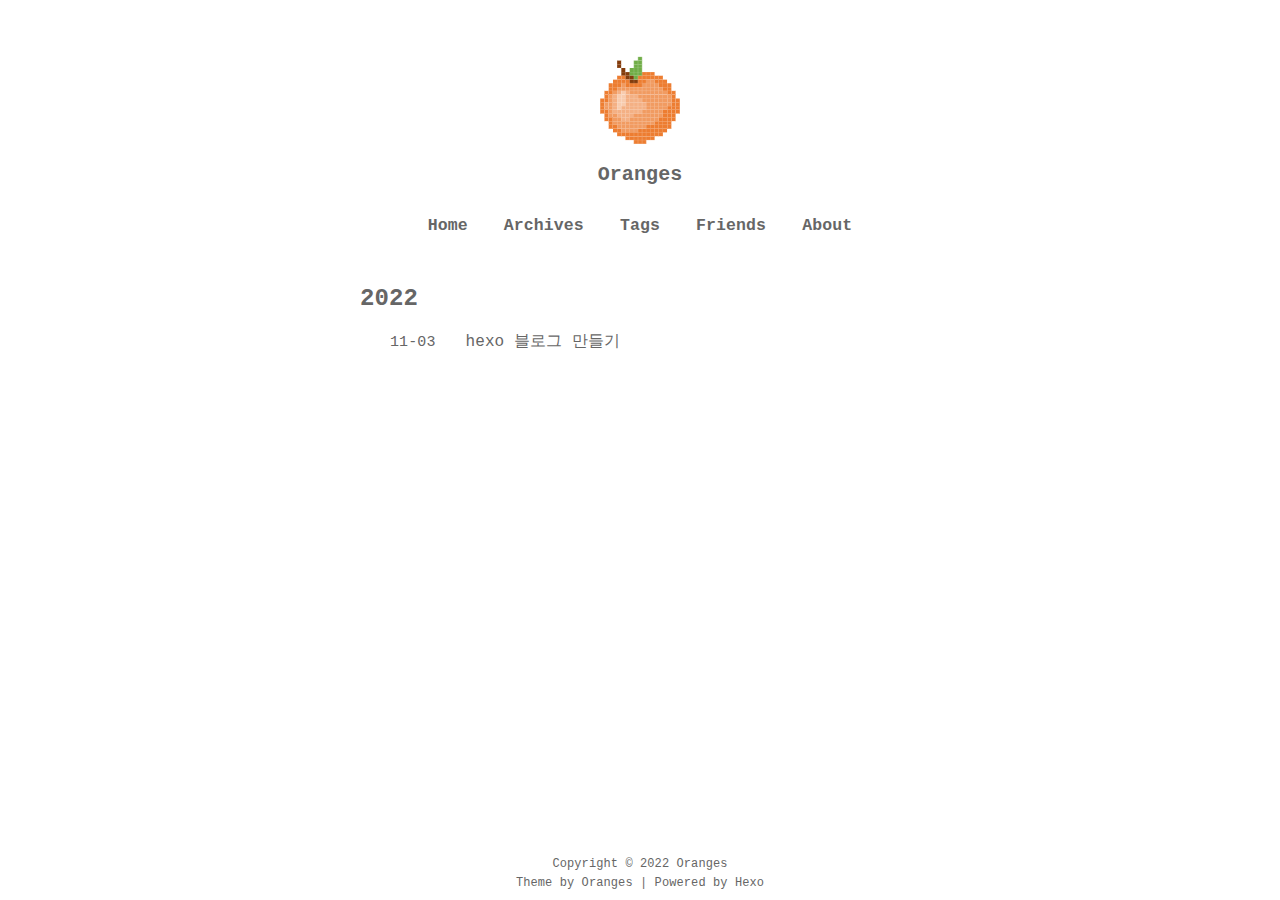
<file: archives/2022/index.html>
<!DOCTYPE html>
<html lang="en" color-mode="light">

  <head>
  <meta charset="utf-8">
  <meta name="viewport" content="width=device-width, initial-scale=1" />
  <meta name="keywords" content="" />
  <meta name="author" content="John Doe" />
  <meta name="description" content="" />
  
  
  <title>
    
      archive_a: 2022 
      
      
      |
    
     Hexo
  </title>

  
    <link rel="apple-touch-icon" href="/images/favicon.png">
    <link rel="icon" href="/images/favicon.png">
  

  <!-- Raleway-Font -->
  <link href="https://fonts.googleapis.com/css?family=Raleway&display=swap" rel="stylesheet">

  <!-- hexo site css -->
  <link rel="stylesheet" href="/css/main.css" />
  <link rel="stylesheet" href="//at.alicdn.com/t/font_1886449_67xjft27j1l.css" />
  <!-- 代码块风格 -->
  

  <!-- jquery3.3.1 -->
  
    <script defer type="text/javascript" src="/plugins/jquery.min.js"></script>
  

  <!-- fancybox -->
  
    <link href="/plugins/jquery.fancybox.min.css" rel="stylesheet">
    <script defer type="text/javascript" src="/plugins/jquery.fancybox.min.js"></script>
  
  
<script src="/js/fancybox.js"></script>


  

  

  <script>
    var html = document.documentElement
    const colorMode = localStorage.getItem('color-mode')
    if (colorMode) {
      document.documentElement.setAttribute('color-mode', colorMode)
    }
  </script>
<meta name="generator" content="Hexo 6.3.0"></head>


  <body>
    <div id="app">
      <div class="header">
  <div class="avatar">
    <a href="/">
      <!-- 头像取消懒加载，添加no-lazy -->
      
        <img src="/images/avatar.png" alt="">
      
    </a>
    <div class="nickname"><a href="/">Oranges</a></div>
  </div>
  <div class="navbar">
    <ul>
      
        <li class="nav-item" data-path="/">
          <a href="/">Home</a>
        </li>
      
        <li class="nav-item" data-path="/archives/">
          <a href="/archives/">Archives</a>
        </li>
      
        <li class="nav-item" data-path="/tags/">
          <a href="/tags/">Tags</a>
        </li>
      
        <li class="nav-item" data-path="/friends/">
          <a href="/friends/">Friends</a>
        </li>
      
        <li class="nav-item" data-path="/about/">
          <a href="/about/">About</a>
        </li>
      
    </ul>
  </div>
</div>


<script src="/js/activeNav.js"></script>



      <div class="flex-container">
        <!-- 归档页，展示本站所有文章，按照年份降序归类，url形式：https://yoursite/archives/ -->

<!-- last: 按年份把文章分组，当前遍历到的年份 -->
<!-- now: 当前遍历到的文章的发布年份 -->

<div class="container archives">
  <div class="post-list">
    
        <!-- 后续文章的发布年份呈现 -->
        <div class="content-title">
          <h2>
            <span>2022</span>
          </h2>
        </div>
      
      <div class="post-item" title="hexo 블로그 만들기">
        <div class="time-m-d">11-03</div>
        <div class="title">
          <a href="/2022/11/03/hexo-%EB%B8%94%EB%A1%9C%EA%B7%B8-%EB%A7%8C%EB%93%A4%EA%B8%B0/">
            <span>hexo 블로그 만들기</span>
          </a>
        </div>
      </div>
    
  </div>
</div>

        
<div class="footer">
  <div class="social">
    <ul>
      
        <li>
          <a title="github" target="_blank" rel="noopener" href="https://github.com/zchengsite/hexo-theme-oranges">
            <i class="iconfont icon-github"></i>
          </a>
        </li>
      
    </ul>
  </div>
  
    
    <div class="footer-more">
      
        <a target="_blank" rel="noopener" href="https://github.com/zchengsite/hexo-theme-oranges">Copyright © 2022 Oranges</a>
        
    </div>
  
    
    <div class="footer-more">
      
        <a target="_blank" rel="noopener" href="https://github.com/zchengsite/hexo-theme-oranges">Theme by Oranges | Powered by Hexo</a>
        
    </div>
  
  
</div>

      </div>

      <div class="tools-bar">
        <div class="back-to-top tools-bar-item hidden">
  <a href="javascript: void(0)">
    <i class="iconfont icon-chevronup"></i>
  </a>
</div>


<script src="/js/backtotop.js"></script>



        
  <div class="search-icon tools-bar-item" id="search-icon">
    <a href="javascript: void(0)">
      <i class="iconfont icon-search"></i>
    </a>
  </div>

  <div class="search-overlay hidden">
    <div class="search-content" tabindex="0">
      <div class="search-title">
        <span class="search-icon-input">
          <a href="javascript: void(0)">
            <i class="iconfont icon-search"></i>
          </a>
        </span>
        
          <input type="text" class="search-input" id="search-input" placeholder="Search...">
        
        <span class="search-close-icon" id="search-close-icon">
          <a href="javascript: void(0)">
            <i class="iconfont icon-close"></i>
          </a>
        </span>
      </div>
      <div class="search-result" id="search-result"></div>
    </div>
  </div>

  <script type="text/javascript">
    var inputArea = document.querySelector("#search-input")
    var searchOverlayArea = document.querySelector(".search-overlay")

    inputArea.onclick = function() {
      getSearchFile()
      this.onclick = null
    }

    inputArea.onkeydown = function() {
      if(event.keyCode == 13)
        return false
    }

    function openOrHideSearchContent() {
      let isHidden = searchOverlayArea.classList.contains('hidden')
      if (isHidden) {
        searchOverlayArea.classList.remove('hidden')
        document.body.classList.add('hidden')
        // inputArea.focus()
      } else {
        searchOverlayArea.classList.add('hidden')
        document.body.classList.remove('hidden')
      }
    }

    function blurSearchContent(e) {
      if (e.target === searchOverlayArea) {
        openOrHideSearchContent()
      }
    }

    document.querySelector("#search-icon").addEventListener("click", openOrHideSearchContent, false)
    document.querySelector("#search-close-icon").addEventListener("click", openOrHideSearchContent, false)
    searchOverlayArea.addEventListener("click", blurSearchContent, false)

    var searchFunc = function (path, search_id, content_id) {
      'use strict';
      var $input = document.getElementById(search_id);
      var $resultContent = document.getElementById(content_id);
      $resultContent.innerHTML = "<ul><span class='local-search-empty'>First search, index file loading, please wait...<span></ul>";
      $.ajax({
        // 0x01. load xml file
        url: path,
        dataType: "xml",
        success: function (xmlResponse) {
          // 0x02. parse xml file
          var datas = $("entry", xmlResponse).map(function () {
            return {
              title: $("title", this).text(),
              content: $("content", this).text(),
              url: $("url", this).text()
            };
          }).get();
          $resultContent.innerHTML = "";

          $input.addEventListener('input', function () {
            // 0x03. parse query to keywords list
            var str = '<ul class=\"search-result-list\">';
            var keywords = this.value.trim().toLowerCase().split(/[\s\-]+/);
            $resultContent.innerHTML = "";
            if (this.value.trim().length <= 0) {
              return;
            }
            // 0x04. perform local searching
            datas.forEach(function (data) {
              var isMatch = true;
              var content_index = [];
              if (!data.title || data.title.trim() === '') {
                data.title = "Untitled";
              }
              var orig_data_title = data.title.trim();
              var data_title = orig_data_title.toLowerCase();
              var orig_data_content = data.content.trim().replace(/<[^>]+>/g, "");
              var data_content = orig_data_content.toLowerCase();
              var data_url = data.url;
              var index_title = -1;
              var index_content = -1;
              var first_occur = -1;
              // only match artiles with not empty contents
              if (data_content !== '') {
                keywords.forEach(function (keyword, i) {
                  index_title = data_title.indexOf(keyword);
                  index_content = data_content.indexOf(keyword);

                  if (index_title < 0 && index_content < 0) {
                    isMatch = false;
                  } else {
                    if (index_content < 0) {
                      index_content = 0;
                    }
                    if (i == 0) {
                      first_occur = index_content;
                    }
                    // content_index.push({index_content:index_content, keyword_len:keyword_len});
                  }
                });
              } else {
                isMatch = false;
              }
              // 0x05. show search results
              if (isMatch) {
                str += "<li><a href='" + data_url + "' class='search-result-title'>" + orig_data_title + "</a>";
                var content = orig_data_content;
                if (first_occur >= 0) {
                  // cut out 100 characters
                  var start = first_occur - 20;
                  var end = first_occur + 80;

                  if (start < 0) {
                    start = 0;
                  }

                  if (start == 0) {
                    end = 100;
                  }

                  if (end > content.length) {
                    end = content.length;
                  }

                  var match_content = content.substr(start, end);

                  // highlight all keywords
                  keywords.forEach(function (keyword) {
                    var regS = new RegExp(keyword, "gi");
                    match_content = match_content.replace(regS, "<span class=\"search-keyword\">" + keyword + "</span>");
                  });

                  str += "<p class=\"search-result-abstract\">" + match_content + "...</p>"
                }
                str += "</li>";
              }
            });
            str += "</ul>";
            if (str.indexOf('<li>') === -1) {
              return $resultContent.innerHTML = "<ul><span class='local-search-empty'>No result<span></ul>";
            }
            $resultContent.innerHTML = str;
          });
        },
        error: function(xhr, status, error) {
          $resultContent.innerHTML = ""
          if (xhr.status === 404) {
            $resultContent.innerHTML = "<ul><span class='local-search-empty'>The search.xml file was not found, please refer to：<a href='https://github.com/zchengsite/hexo-theme-oranges#configuration' target='_black'>configuration</a><span></ul>";
          } else {
            $resultContent.innerHTML = "<ul><span class='local-search-empty'>The request failed, Try to refresh the page or try again later.<span></ul>";
          }
        }
      });
      $(document).on('click', '#search-close-icon', function() {
        $('#search-input').val('');
        $('#search-result').html('');
      });
    }

    var getSearchFile = function() {
        var path = "/search.xml";
        searchFunc(path, 'search-input', 'search-result');
    }
  </script>




        
  <div class="tools-bar-item theme-icon" id="switch-color-scheme">
    <a href="javascript: void(0)">
      <i id="theme-icon" class="iconfont icon-moon"></i>
    </a>
  </div>

  
<script src="/js/colorscheme.js"></script>





        
  
  
<script src="/js/shares.js"></script>



      </div>
    </div>
  </body>
</html>
</file>
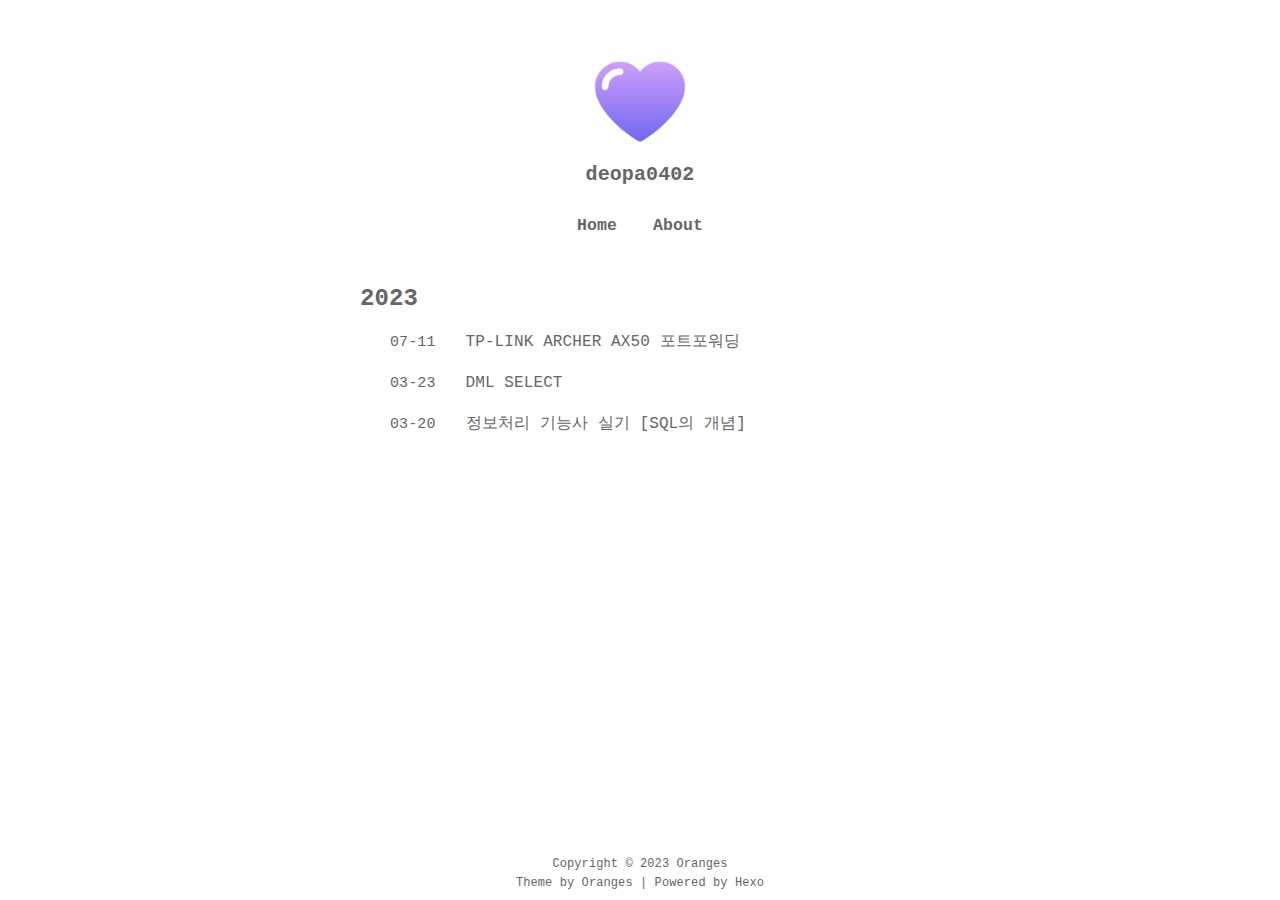
<file: archives/2023/index.html>
<!DOCTYPE html>
<html lang="en" color-mode="light">

  <head>
  <meta charset="utf-8">
  <meta name="viewport" content="width=device-width, initial-scale=1" />
  <meta name="keywords" content="" />
  <meta name="author" content="John Doe" />
  <meta name="description" content="" />
  
  
  <title>
    
      archive_a: 2023 
      
      
      |
    
     Front Dev😊
  </title>

  
    <link rel="apple-touch-icon" href="/images/purple-heart_1f49c.png">
    <link rel="icon" href="/images/purple-heart_1f49c.png">
  

  <!-- Raleway-Font -->
  <link href="https://fonts.googleapis.com/css?family=Raleway&display=swap" rel="stylesheet">

  <!-- hexo site css -->
  <link rel="stylesheet" href="/css/main.css" />
  <link rel="stylesheet" href="//at.alicdn.com/t/font_1886449_67xjft27j1l.css" />
  <!-- 代码块风格 -->
  
    
<link rel="stylesheet" href="/css/figcaption/mac-block.css">

  

  <!-- jquery3.3.1 -->
  
    <script defer type="text/javascript" src="/plugins/jquery.min.js"></script>
  

  <!-- fancybox -->
  
    <link href="/plugins/jquery.fancybox.min.css" rel="stylesheet">
    <script defer type="text/javascript" src="/plugins/jquery.fancybox.min.js"></script>
  
  
<script src="/js/fancybox.js"></script>


  

  

  <script>
    var html = document.documentElement
    const colorMode = localStorage.getItem('color-mode')
    if (colorMode) {
      document.documentElement.setAttribute('color-mode', colorMode)
    }
  </script>
<meta name="generator" content="Hexo 6.3.0"></head>


  <body>
    <div id="app">
      <div class="header">
  <div class="avatar">
    <a href="/">
      <!-- 头像取消懒加载，添加no-lazy -->
      
        <img src="/images/icon-heart.png" alt="">
      
    </a>
    <div class="nickname"><a href="/">deopa0402</a></div>
  </div>
  <div class="navbar">
    <ul>
      
        <li class="nav-item" data-path="/">
          <a href="/">Home</a>
        </li>
      
        <li class="nav-item" data-path="/about/">
          <a href="/about/">About</a>
        </li>
      
    </ul>
  </div>
</div>


<script src="/js/activeNav.js"></script>



      <div class="flex-container">
        <!-- 归档页，展示本站所有文章，按照年份降序归类，url形式：https://yoursite/archives/ -->

<!-- last: 按年份把文章分组，当前遍历到的年份 -->
<!-- now: 当前遍历到的文章的发布年份 -->

<div class="container archives">
  <div class="post-list">
    
        <!-- 后续文章的发布年份呈现 -->
        <div class="content-title">
          <h2>
            <span>2023</span>
          </h2>
        </div>
      
      <div class="post-item" title="TP-LINK ARCHER AX50 포트포워딩">
        <div class="time-m-d">07-11</div>
        <div class="title">
          <a href="/2023/07/11/TP-LINK-ARCHER-AX50-%ED%8F%AC%ED%8A%B8%ED%8F%AC%EC%9B%8C%EB%94%A9/">
            <span>TP-LINK ARCHER AX50 포트포워딩</span>
          </a>
        </div>
      </div>
    
      <div class="post-item" title="DML SELECT">
        <div class="time-m-d">03-23</div>
        <div class="title">
          <a href="/2023/03/23/20230323-DML-SELECT/">
            <span>DML SELECT</span>
          </a>
        </div>
      </div>
    
      <div class="post-item" title="정보처리 기능사 실기 [SQL의 개념]">
        <div class="time-m-d">03-20</div>
        <div class="title">
          <a href="/2023/03/20/20230320-%EC%A0%95%EB%B3%B4%EC%B2%98%EB%A6%AC-%EA%B8%B0%EB%8A%A5%EC%82%AC-%EC%8B%A4%EA%B8%B0-SQL%EC%9D%98-%EA%B0%9C%EB%85%90/">
            <span>정보처리 기능사 실기 [SQL의 개념]</span>
          </a>
        </div>
      </div>
    
  </div>
</div>

        
<div class="footer">
  <div class="social">
    <ul>
      
        <li>
          <a title="github" target="_blank" rel="noopener" href="https://github.com/zchengsite/hexo-theme-oranges">
            <i class="iconfont icon-github"></i>
          </a>
        </li>
      
    </ul>
  </div>
  
    
    <div class="footer-more">
      
        <a target="_blank" rel="noopener" href="https://github.com/zchengsite/hexo-theme-oranges">Copyright © 2023 Oranges</a>
        
    </div>
  
    
    <div class="footer-more">
      
        <a target="_blank" rel="noopener" href="https://github.com/zchengsite/hexo-theme-oranges">Theme by Oranges | Powered by Hexo</a>
        
    </div>
  
  
</div>

      </div>

      <div class="tools-bar">
        <div class="back-to-top tools-bar-item hidden">
  <a href="javascript: void(0)">
    <i class="iconfont icon-chevronup"></i>
  </a>
</div>


<script src="/js/backtotop.js"></script>



        
  <div class="search-icon tools-bar-item" id="search-icon">
    <a href="javascript: void(0)">
      <i class="iconfont icon-search"></i>
    </a>
  </div>

  <div class="search-overlay hidden">
    <div class="search-content" tabindex="0">
      <div class="search-title">
        <span class="search-icon-input">
          <a href="javascript: void(0)">
            <i class="iconfont icon-search"></i>
          </a>
        </span>
        
          <input type="text" class="search-input" id="search-input" placeholder="Search...">
        
        <span class="search-close-icon" id="search-close-icon">
          <a href="javascript: void(0)">
            <i class="iconfont icon-close"></i>
          </a>
        </span>
      </div>
      <div class="search-result" id="search-result"></div>
    </div>
  </div>

  <script type="text/javascript">
    var inputArea = document.querySelector("#search-input")
    var searchOverlayArea = document.querySelector(".search-overlay")

    inputArea.onclick = function() {
      getSearchFile()
      this.onclick = null
    }

    inputArea.onkeydown = function() {
      if(event.keyCode == 13)
        return false
    }

    function openOrHideSearchContent() {
      let isHidden = searchOverlayArea.classList.contains('hidden')
      if (isHidden) {
        searchOverlayArea.classList.remove('hidden')
        document.body.classList.add('hidden')
        // inputArea.focus()
      } else {
        searchOverlayArea.classList.add('hidden')
        document.body.classList.remove('hidden')
      }
    }

    function blurSearchContent(e) {
      if (e.target === searchOverlayArea) {
        openOrHideSearchContent()
      }
    }

    document.querySelector("#search-icon").addEventListener("click", openOrHideSearchContent, false)
    document.querySelector("#search-close-icon").addEventListener("click", openOrHideSearchContent, false)
    searchOverlayArea.addEventListener("click", blurSearchContent, false)

    var searchFunc = function (path, search_id, content_id) {
      'use strict';
      var $input = document.getElementById(search_id);
      var $resultContent = document.getElementById(content_id);
      $resultContent.innerHTML = "<ul><span class='local-search-empty'>First search, index file loading, please wait...<span></ul>";
      $.ajax({
        // 0x01. load xml file
        url: path,
        dataType: "xml",
        success: function (xmlResponse) {
          // 0x02. parse xml file
          var datas = $("entry", xmlResponse).map(function () {
            return {
              title: $("title", this).text(),
              content: $("content", this).text(),
              url: $("url", this).text()
            };
          }).get();
          $resultContent.innerHTML = "";

          $input.addEventListener('input', function () {
            // 0x03. parse query to keywords list
            var str = '<ul class=\"search-result-list\">';
            var keywords = this.value.trim().toLowerCase().split(/[\s\-]+/);
            $resultContent.innerHTML = "";
            if (this.value.trim().length <= 0) {
              return;
            }
            // 0x04. perform local searching
            datas.forEach(function (data) {
              var isMatch = true;
              var content_index = [];
              if (!data.title || data.title.trim() === '') {
                data.title = "Untitled";
              }
              var orig_data_title = data.title.trim();
              var data_title = orig_data_title.toLowerCase();
              var orig_data_content = data.content.trim().replace(/<[^>]+>/g, "");
              var data_content = orig_data_content.toLowerCase();
              var data_url = data.url;
              var index_title = -1;
              var index_content = -1;
              var first_occur = -1;
              // only match artiles with not empty contents
              if (data_content !== '') {
                keywords.forEach(function (keyword, i) {
                  index_title = data_title.indexOf(keyword);
                  index_content = data_content.indexOf(keyword);

                  if (index_title < 0 && index_content < 0) {
                    isMatch = false;
                  } else {
                    if (index_content < 0) {
                      index_content = 0;
                    }
                    if (i == 0) {
                      first_occur = index_content;
                    }
                    // content_index.push({index_content:index_content, keyword_len:keyword_len});
                  }
                });
              } else {
                isMatch = false;
              }
              // 0x05. show search results
              if (isMatch) {
                str += "<li><a href='" + data_url + "' class='search-result-title'>" + orig_data_title + "</a>";
                var content = orig_data_content;
                if (first_occur >= 0) {
                  // cut out 100 characters
                  var start = first_occur - 20;
                  var end = first_occur + 80;

                  if (start < 0) {
                    start = 0;
                  }

                  if (start == 0) {
                    end = 100;
                  }

                  if (end > content.length) {
                    end = content.length;
                  }

                  var match_content = content.substr(start, end);

                  // highlight all keywords
                  keywords.forEach(function (keyword) {
                    var regS = new RegExp(keyword, "gi");
                    match_content = match_content.replace(regS, "<span class=\"search-keyword\">" + keyword + "</span>");
                  });

                  str += "<p class=\"search-result-abstract\">" + match_content + "...</p>"
                }
                str += "</li>";
              }
            });
            str += "</ul>";
            if (str.indexOf('<li>') === -1) {
              return $resultContent.innerHTML = "<ul><span class='local-search-empty'>No result<span></ul>";
            }
            $resultContent.innerHTML = str;
          });
        },
        error: function(xhr, status, error) {
          $resultContent.innerHTML = ""
          if (xhr.status === 404) {
            $resultContent.innerHTML = "<ul><span class='local-search-empty'>The search.xml file was not found, please refer to：<a href='https://github.com/zchengsite/hexo-theme-oranges#configuration' target='_black'>configuration</a><span></ul>";
          } else {
            $resultContent.innerHTML = "<ul><span class='local-search-empty'>The request failed, Try to refresh the page or try again later.<span></ul>";
          }
        }
      });
      $(document).on('click', '#search-close-icon', function() {
        $('#search-input').val('');
        $('#search-result').html('');
      });
    }

    var getSearchFile = function() {
        var path = "/search.xml";
        searchFunc(path, 'search-input', 'search-result');
    }
  </script>




        
  <div class="tools-bar-item theme-icon" id="switch-color-scheme">
    <a href="javascript: void(0)">
      <i id="theme-icon" class="iconfont icon-moon"></i>
    </a>
  </div>

  
<script src="/js/colorscheme.js"></script>





        
  
  
<script src="/js/shares.js"></script>



      </div>
    </div>
  </body>
</html>
</file>
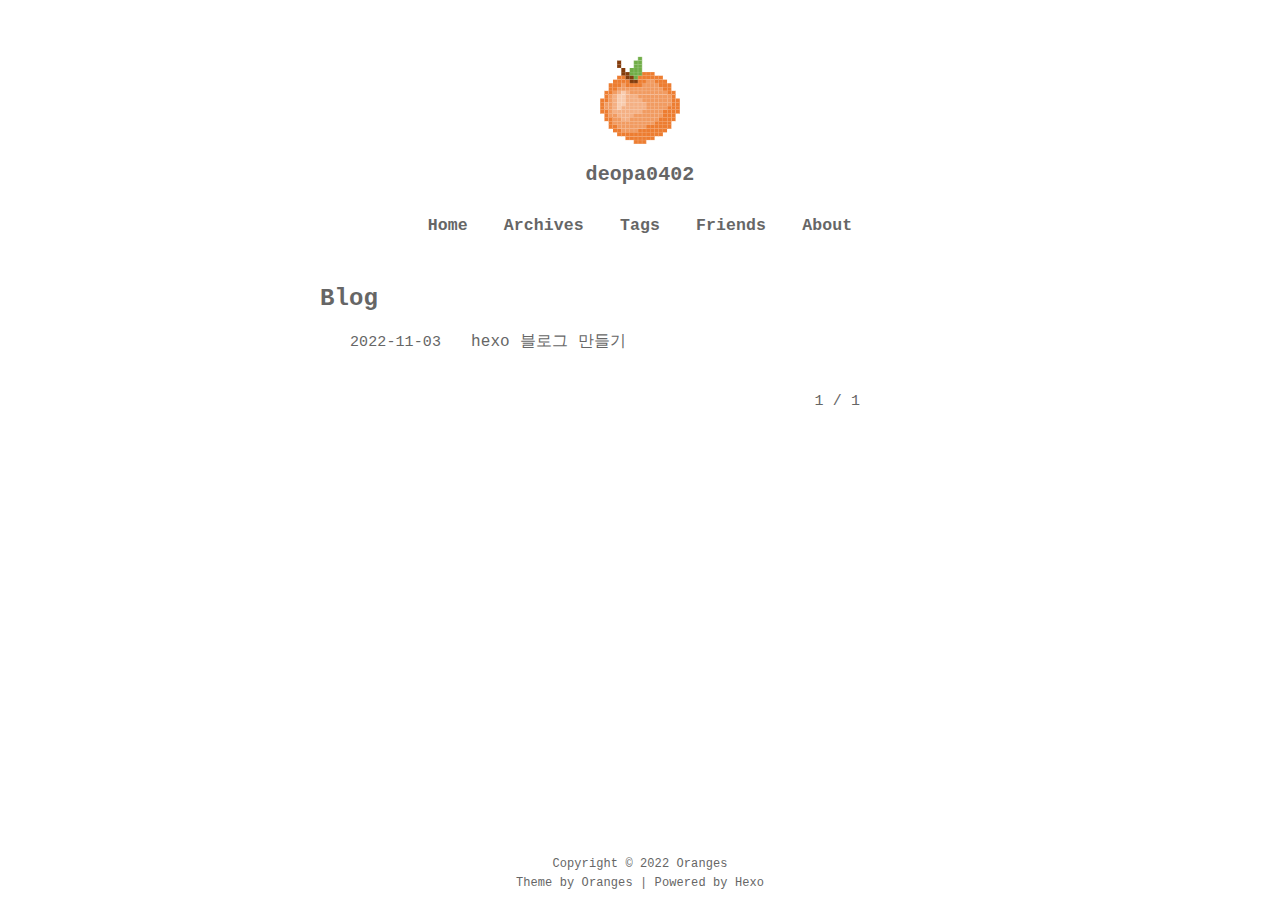
<file: categories/Blog/index.html>
<!DOCTYPE html>
<html lang="en" color-mode="light">

  <head>
  <meta charset="utf-8">
  <meta name="viewport" content="width=device-width, initial-scale=1" />
  <meta name="keywords" content="" />
  <meta name="author" content="John Doe" />
  <meta name="description" content="" />
  
  
  <title>
    
      Category 
      
       : Blog
      |
    
     Hexo
  </title>

  
    <link rel="apple-touch-icon" href="/images/favicon.png">
    <link rel="icon" href="/images/favicon.png">
  

  <!-- Raleway-Font -->
  <link href="https://fonts.googleapis.com/css?family=Raleway&display=swap" rel="stylesheet">

  <!-- hexo site css -->
  <link rel="stylesheet" href="/css/main.css" />
  <link rel="stylesheet" href="//at.alicdn.com/t/font_1886449_67xjft27j1l.css" />
  <!-- 代码块风格 -->
  

  <!-- jquery3.3.1 -->
  
    <script defer type="text/javascript" src="/plugins/jquery.min.js"></script>
  

  <!-- fancybox -->
  
    <link href="/plugins/jquery.fancybox.min.css" rel="stylesheet">
    <script defer type="text/javascript" src="/plugins/jquery.fancybox.min.js"></script>
  
  
<script src="/js/fancybox.js"></script>


  

  

  <script>
    var html = document.documentElement
    const colorMode = localStorage.getItem('color-mode')
    if (colorMode) {
      document.documentElement.setAttribute('color-mode', colorMode)
    }
  </script>
<meta name="generator" content="Hexo 6.3.0"></head>


  <body>
    <div id="app">
      <div class="header">
  <div class="avatar">
    <a href="/">
      <!-- 头像取消懒加载，添加no-lazy -->
      
        <img src="/images/avatar.png" alt="">
      
    </a>
    <div class="nickname"><a href="/">deopa0402</a></div>
  </div>
  <div class="navbar">
    <ul>
      
        <li class="nav-item" data-path="/">
          <a href="/">Home</a>
        </li>
      
        <li class="nav-item" data-path="/archives/">
          <a href="/archives/">Archives</a>
        </li>
      
        <li class="nav-item" data-path="/tags/">
          <a href="/tags/">Tags</a>
        </li>
      
        <li class="nav-item" data-path="/friends/">
          <a href="/friends/">Friends</a>
        </li>
      
        <li class="nav-item" data-path="/about/">
          <a href="/about/">About</a>
        </li>
      
    </ul>
  </div>
</div>


<script src="/js/activeNav.js"></script>



      <div class="flex-container">
        <!-- 标签详情页，展示某个标签下的文章列表，url形式：https://yoursite/tags/某个标签/ -->

<div class="container category-details">
  <div class="content-title">
    <h2>
      <span>Blog</span>
    </h2>
  </div>
  
    <div class="post-list">
      <div class="post-item" title="hexo 블로그 만들기">
        <span class="time-m-d">2022-11-03</span>
        <a href="/2022/11/03/hexo-%EB%B8%94%EB%A1%9C%EA%B7%B8-%EB%A7%8C%EB%93%A4%EA%B8%B0/">
          <span>hexo 블로그 만들기</span>
        </a>
      </div>
    </div>
  
  <nav class="post-navigation">
    
    <span class="page-num">1 / 1</span>
    
  </nav>
</div>

        
<div class="footer">
  <div class="social">
    <ul>
      
        <li>
          <a title="github" target="_blank" rel="noopener" href="https://github.com/zchengsite/hexo-theme-oranges">
            <i class="iconfont icon-github"></i>
          </a>
        </li>
      
    </ul>
  </div>
  
    
    <div class="footer-more">
      
        <a target="_blank" rel="noopener" href="https://github.com/zchengsite/hexo-theme-oranges">Copyright © 2022 Oranges</a>
        
    </div>
  
    
    <div class="footer-more">
      
        <a target="_blank" rel="noopener" href="https://github.com/zchengsite/hexo-theme-oranges">Theme by Oranges | Powered by Hexo</a>
        
    </div>
  
  
</div>

      </div>

      <div class="tools-bar">
        <div class="back-to-top tools-bar-item hidden">
  <a href="javascript: void(0)">
    <i class="iconfont icon-chevronup"></i>
  </a>
</div>


<script src="/js/backtotop.js"></script>



        
  <div class="search-icon tools-bar-item" id="search-icon">
    <a href="javascript: void(0)">
      <i class="iconfont icon-search"></i>
    </a>
  </div>

  <div class="search-overlay hidden">
    <div class="search-content" tabindex="0">
      <div class="search-title">
        <span class="search-icon-input">
          <a href="javascript: void(0)">
            <i class="iconfont icon-search"></i>
          </a>
        </span>
        
          <input type="text" class="search-input" id="search-input" placeholder="Search...">
        
        <span class="search-close-icon" id="search-close-icon">
          <a href="javascript: void(0)">
            <i class="iconfont icon-close"></i>
          </a>
        </span>
      </div>
      <div class="search-result" id="search-result"></div>
    </div>
  </div>

  <script type="text/javascript">
    var inputArea = document.querySelector("#search-input")
    var searchOverlayArea = document.querySelector(".search-overlay")

    inputArea.onclick = function() {
      getSearchFile()
      this.onclick = null
    }

    inputArea.onkeydown = function() {
      if(event.keyCode == 13)
        return false
    }

    function openOrHideSearchContent() {
      let isHidden = searchOverlayArea.classList.contains('hidden')
      if (isHidden) {
        searchOverlayArea.classList.remove('hidden')
        document.body.classList.add('hidden')
        // inputArea.focus()
      } else {
        searchOverlayArea.classList.add('hidden')
        document.body.classList.remove('hidden')
      }
    }

    function blurSearchContent(e) {
      if (e.target === searchOverlayArea) {
        openOrHideSearchContent()
      }
    }

    document.querySelector("#search-icon").addEventListener("click", openOrHideSearchContent, false)
    document.querySelector("#search-close-icon").addEventListener("click", openOrHideSearchContent, false)
    searchOverlayArea.addEventListener("click", blurSearchContent, false)

    var searchFunc = function (path, search_id, content_id) {
      'use strict';
      var $input = document.getElementById(search_id);
      var $resultContent = document.getElementById(content_id);
      $resultContent.innerHTML = "<ul><span class='local-search-empty'>First search, index file loading, please wait...<span></ul>";
      $.ajax({
        // 0x01. load xml file
        url: path,
        dataType: "xml",
        success: function (xmlResponse) {
          // 0x02. parse xml file
          var datas = $("entry", xmlResponse).map(function () {
            return {
              title: $("title", this).text(),
              content: $("content", this).text(),
              url: $("url", this).text()
            };
          }).get();
          $resultContent.innerHTML = "";

          $input.addEventListener('input', function () {
            // 0x03. parse query to keywords list
            var str = '<ul class=\"search-result-list\">';
            var keywords = this.value.trim().toLowerCase().split(/[\s\-]+/);
            $resultContent.innerHTML = "";
            if (this.value.trim().length <= 0) {
              return;
            }
            // 0x04. perform local searching
            datas.forEach(function (data) {
              var isMatch = true;
              var content_index = [];
              if (!data.title || data.title.trim() === '') {
                data.title = "Untitled";
              }
              var orig_data_title = data.title.trim();
              var data_title = orig_data_title.toLowerCase();
              var orig_data_content = data.content.trim().replace(/<[^>]+>/g, "");
              var data_content = orig_data_content.toLowerCase();
              var data_url = data.url;
              var index_title = -1;
              var index_content = -1;
              var first_occur = -1;
              // only match artiles with not empty contents
              if (data_content !== '') {
                keywords.forEach(function (keyword, i) {
                  index_title = data_title.indexOf(keyword);
                  index_content = data_content.indexOf(keyword);

                  if (index_title < 0 && index_content < 0) {
                    isMatch = false;
                  } else {
                    if (index_content < 0) {
                      index_content = 0;
                    }
                    if (i == 0) {
                      first_occur = index_content;
                    }
                    // content_index.push({index_content:index_content, keyword_len:keyword_len});
                  }
                });
              } else {
                isMatch = false;
              }
              // 0x05. show search results
              if (isMatch) {
                str += "<li><a href='" + data_url + "' class='search-result-title'>" + orig_data_title + "</a>";
                var content = orig_data_content;
                if (first_occur >= 0) {
                  // cut out 100 characters
                  var start = first_occur - 20;
                  var end = first_occur + 80;

                  if (start < 0) {
                    start = 0;
                  }

                  if (start == 0) {
                    end = 100;
                  }

                  if (end > content.length) {
                    end = content.length;
                  }

                  var match_content = content.substr(start, end);

                  // highlight all keywords
                  keywords.forEach(function (keyword) {
                    var regS = new RegExp(keyword, "gi");
                    match_content = match_content.replace(regS, "<span class=\"search-keyword\">" + keyword + "</span>");
                  });

                  str += "<p class=\"search-result-abstract\">" + match_content + "...</p>"
                }
                str += "</li>";
              }
            });
            str += "</ul>";
            if (str.indexOf('<li>') === -1) {
              return $resultContent.innerHTML = "<ul><span class='local-search-empty'>No result<span></ul>";
            }
            $resultContent.innerHTML = str;
          });
        },
        error: function(xhr, status, error) {
          $resultContent.innerHTML = ""
          if (xhr.status === 404) {
            $resultContent.innerHTML = "<ul><span class='local-search-empty'>The search.xml file was not found, please refer to：<a href='https://github.com/zchengsite/hexo-theme-oranges#configuration' target='_black'>configuration</a><span></ul>";
          } else {
            $resultContent.innerHTML = "<ul><span class='local-search-empty'>The request failed, Try to refresh the page or try again later.<span></ul>";
          }
        }
      });
      $(document).on('click', '#search-close-icon', function() {
        $('#search-input').val('');
        $('#search-result').html('');
      });
    }

    var getSearchFile = function() {
        var path = "/search.xml";
        searchFunc(path, 'search-input', 'search-result');
    }
  </script>




        
  <div class="tools-bar-item theme-icon" id="switch-color-scheme">
    <a href="javascript: void(0)">
      <i id="theme-icon" class="iconfont icon-moon"></i>
    </a>
  </div>

  
<script src="/js/colorscheme.js"></script>





        
  
  
<script src="/js/shares.js"></script>



      </div>
    </div>
  </body>
</html>
</file>
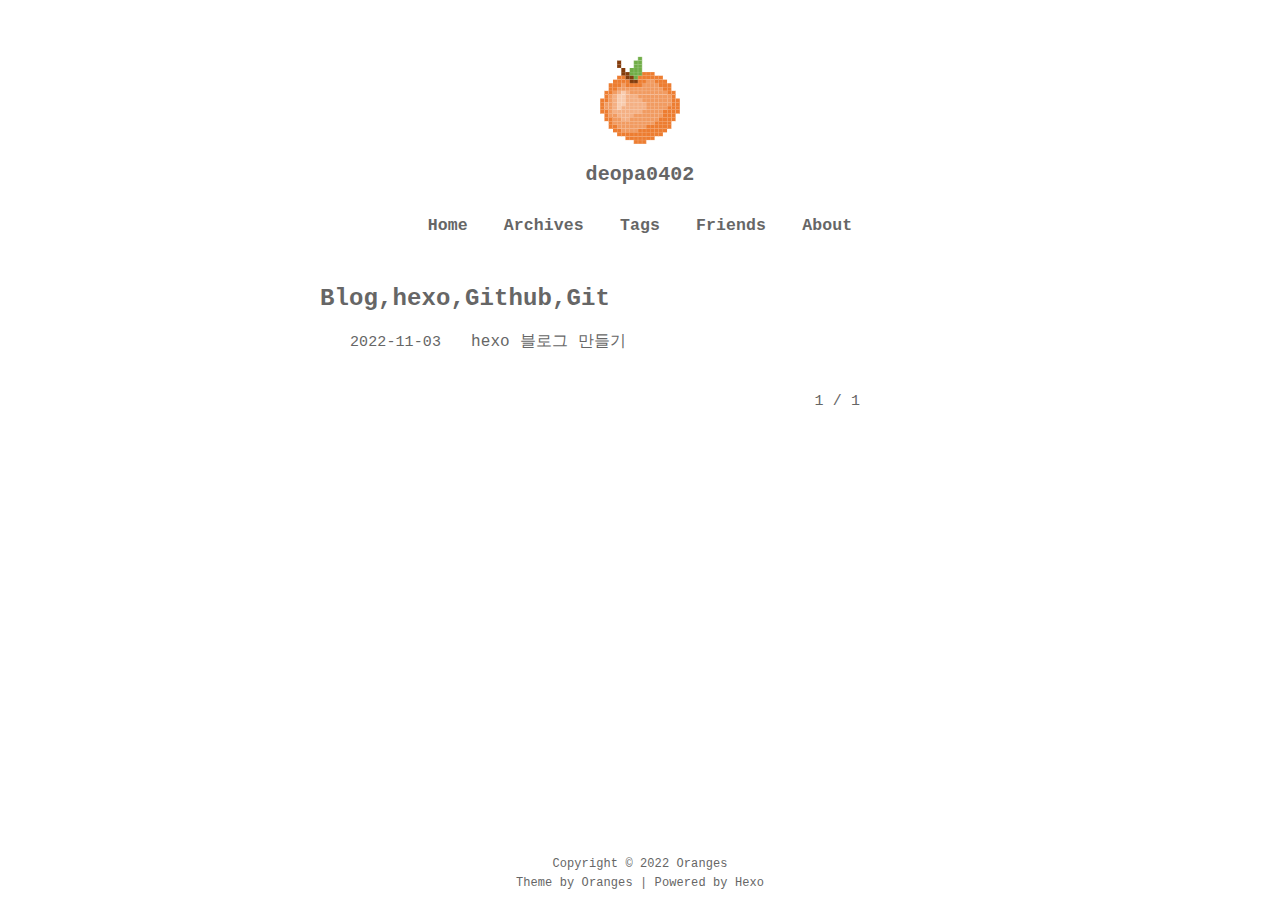
<file: tags/Blog-hexo-Github-Git/index.html>
<!DOCTYPE html>
<html lang="en" color-mode="light">

  <head>
  <meta charset="utf-8">
  <meta name="viewport" content="width=device-width, initial-scale=1" />
  <meta name="keywords" content="" />
  <meta name="author" content="John Doe" />
  <meta name="description" content="" />
  
  
  <title>
    
      Tag 
       : Blog,hexo,Github,Git
      
      |
    
     Hexo
  </title>

  
    <link rel="apple-touch-icon" href="/images/favicon.png">
    <link rel="icon" href="/images/favicon.png">
  

  <!-- Raleway-Font -->
  <link href="https://fonts.googleapis.com/css?family=Raleway&display=swap" rel="stylesheet">

  <!-- hexo site css -->
  <link rel="stylesheet" href="/css/main.css" />
  <link rel="stylesheet" href="//at.alicdn.com/t/font_1886449_67xjft27j1l.css" />
  <!-- 代码块风格 -->
  

  <!-- jquery3.3.1 -->
  
    <script defer type="text/javascript" src="/plugins/jquery.min.js"></script>
  

  <!-- fancybox -->
  
    <link href="/plugins/jquery.fancybox.min.css" rel="stylesheet">
    <script defer type="text/javascript" src="/plugins/jquery.fancybox.min.js"></script>
  
  
<script src="/js/fancybox.js"></script>


  

  

  <script>
    var html = document.documentElement
    const colorMode = localStorage.getItem('color-mode')
    if (colorMode) {
      document.documentElement.setAttribute('color-mode', colorMode)
    }
  </script>
<meta name="generator" content="Hexo 6.3.0"></head>


  <body>
    <div id="app">
      <div class="header">
  <div class="avatar">
    <a href="/">
      <!-- 头像取消懒加载，添加no-lazy -->
      
        <img src="/images/avatar.png" alt="">
      
    </a>
    <div class="nickname"><a href="/">deopa0402</a></div>
  </div>
  <div class="navbar">
    <ul>
      
        <li class="nav-item" data-path="/">
          <a href="/">Home</a>
        </li>
      
        <li class="nav-item" data-path="/archives/">
          <a href="/archives/">Archives</a>
        </li>
      
        <li class="nav-item" data-path="/tags/">
          <a href="/tags/">Tags</a>
        </li>
      
        <li class="nav-item" data-path="/friends/">
          <a href="/friends/">Friends</a>
        </li>
      
        <li class="nav-item" data-path="/about/">
          <a href="/about/">About</a>
        </li>
      
    </ul>
  </div>
</div>


<script src="/js/activeNav.js"></script>



      <div class="flex-container">
        <!-- 标签详情页，展示某个标签下的文章列表，url形式：https://yoursite/tags/某个标签/ -->

<div class="container tag-details">
  <div class="content-title">
    <h2>
      <span>Blog,hexo,Github,Git</span>
    </h2>
  </div>
  
    <div class="post-list">
      <div class="post-item" title="hexo 블로그 만들기">
        <span class="time-m-d">2022-11-03</span>
        <a href="/2022/11/03/hexo-%EB%B8%94%EB%A1%9C%EA%B7%B8-%EB%A7%8C%EB%93%A4%EA%B8%B0/">
          <span>hexo 블로그 만들기</span>
        </a>
      </div>
    </div>
  
  <nav class="post-navigation">
    
    <span class="page-num">1 / 1</span>
    
  </nav>
</div>

        
<div class="footer">
  <div class="social">
    <ul>
      
        <li>
          <a title="github" target="_blank" rel="noopener" href="https://github.com/zchengsite/hexo-theme-oranges">
            <i class="iconfont icon-github"></i>
          </a>
        </li>
      
    </ul>
  </div>
  
    
    <div class="footer-more">
      
        <a target="_blank" rel="noopener" href="https://github.com/zchengsite/hexo-theme-oranges">Copyright © 2022 Oranges</a>
        
    </div>
  
    
    <div class="footer-more">
      
        <a target="_blank" rel="noopener" href="https://github.com/zchengsite/hexo-theme-oranges">Theme by Oranges | Powered by Hexo</a>
        
    </div>
  
  
</div>

      </div>

      <div class="tools-bar">
        <div class="back-to-top tools-bar-item hidden">
  <a href="javascript: void(0)">
    <i class="iconfont icon-chevronup"></i>
  </a>
</div>


<script src="/js/backtotop.js"></script>



        
  <div class="search-icon tools-bar-item" id="search-icon">
    <a href="javascript: void(0)">
      <i class="iconfont icon-search"></i>
    </a>
  </div>

  <div class="search-overlay hidden">
    <div class="search-content" tabindex="0">
      <div class="search-title">
        <span class="search-icon-input">
          <a href="javascript: void(0)">
            <i class="iconfont icon-search"></i>
          </a>
        </span>
        
          <input type="text" class="search-input" id="search-input" placeholder="Search...">
        
        <span class="search-close-icon" id="search-close-icon">
          <a href="javascript: void(0)">
            <i class="iconfont icon-close"></i>
          </a>
        </span>
      </div>
      <div class="search-result" id="search-result"></div>
    </div>
  </div>

  <script type="text/javascript">
    var inputArea = document.querySelector("#search-input")
    var searchOverlayArea = document.querySelector(".search-overlay")

    inputArea.onclick = function() {
      getSearchFile()
      this.onclick = null
    }

    inputArea.onkeydown = function() {
      if(event.keyCode == 13)
        return false
    }

    function openOrHideSearchContent() {
      let isHidden = searchOverlayArea.classList.contains('hidden')
      if (isHidden) {
        searchOverlayArea.classList.remove('hidden')
        document.body.classList.add('hidden')
        // inputArea.focus()
      } else {
        searchOverlayArea.classList.add('hidden')
        document.body.classList.remove('hidden')
      }
    }

    function blurSearchContent(e) {
      if (e.target === searchOverlayArea) {
        openOrHideSearchContent()
      }
    }

    document.querySelector("#search-icon").addEventListener("click", openOrHideSearchContent, false)
    document.querySelector("#search-close-icon").addEventListener("click", openOrHideSearchContent, false)
    searchOverlayArea.addEventListener("click", blurSearchContent, false)

    var searchFunc = function (path, search_id, content_id) {
      'use strict';
      var $input = document.getElementById(search_id);
      var $resultContent = document.getElementById(content_id);
      $resultContent.innerHTML = "<ul><span class='local-search-empty'>First search, index file loading, please wait...<span></ul>";
      $.ajax({
        // 0x01. load xml file
        url: path,
        dataType: "xml",
        success: function (xmlResponse) {
          // 0x02. parse xml file
          var datas = $("entry", xmlResponse).map(function () {
            return {
              title: $("title", this).text(),
              content: $("content", this).text(),
              url: $("url", this).text()
            };
          }).get();
          $resultContent.innerHTML = "";

          $input.addEventListener('input', function () {
            // 0x03. parse query to keywords list
            var str = '<ul class=\"search-result-list\">';
            var keywords = this.value.trim().toLowerCase().split(/[\s\-]+/);
            $resultContent.innerHTML = "";
            if (this.value.trim().length <= 0) {
              return;
            }
            // 0x04. perform local searching
            datas.forEach(function (data) {
              var isMatch = true;
              var content_index = [];
              if (!data.title || data.title.trim() === '') {
                data.title = "Untitled";
              }
              var orig_data_title = data.title.trim();
              var data_title = orig_data_title.toLowerCase();
              var orig_data_content = data.content.trim().replace(/<[^>]+>/g, "");
              var data_content = orig_data_content.toLowerCase();
              var data_url = data.url;
              var index_title = -1;
              var index_content = -1;
              var first_occur = -1;
              // only match artiles with not empty contents
              if (data_content !== '') {
                keywords.forEach(function (keyword, i) {
                  index_title = data_title.indexOf(keyword);
                  index_content = data_content.indexOf(keyword);

                  if (index_title < 0 && index_content < 0) {
                    isMatch = false;
                  } else {
                    if (index_content < 0) {
                      index_content = 0;
                    }
                    if (i == 0) {
                      first_occur = index_content;
                    }
                    // content_index.push({index_content:index_content, keyword_len:keyword_len});
                  }
                });
              } else {
                isMatch = false;
              }
              // 0x05. show search results
              if (isMatch) {
                str += "<li><a href='" + data_url + "' class='search-result-title'>" + orig_data_title + "</a>";
                var content = orig_data_content;
                if (first_occur >= 0) {
                  // cut out 100 characters
                  var start = first_occur - 20;
                  var end = first_occur + 80;

                  if (start < 0) {
                    start = 0;
                  }

                  if (start == 0) {
                    end = 100;
                  }

                  if (end > content.length) {
                    end = content.length;
                  }

                  var match_content = content.substr(start, end);

                  // highlight all keywords
                  keywords.forEach(function (keyword) {
                    var regS = new RegExp(keyword, "gi");
                    match_content = match_content.replace(regS, "<span class=\"search-keyword\">" + keyword + "</span>");
                  });

                  str += "<p class=\"search-result-abstract\">" + match_content + "...</p>"
                }
                str += "</li>";
              }
            });
            str += "</ul>";
            if (str.indexOf('<li>') === -1) {
              return $resultContent.innerHTML = "<ul><span class='local-search-empty'>No result<span></ul>";
            }
            $resultContent.innerHTML = str;
          });
        },
        error: function(xhr, status, error) {
          $resultContent.innerHTML = ""
          if (xhr.status === 404) {
            $resultContent.innerHTML = "<ul><span class='local-search-empty'>The search.xml file was not found, please refer to：<a href='https://github.com/zchengsite/hexo-theme-oranges#configuration' target='_black'>configuration</a><span></ul>";
          } else {
            $resultContent.innerHTML = "<ul><span class='local-search-empty'>The request failed, Try to refresh the page or try again later.<span></ul>";
          }
        }
      });
      $(document).on('click', '#search-close-icon', function() {
        $('#search-input').val('');
        $('#search-result').html('');
      });
    }

    var getSearchFile = function() {
        var path = "/search.xml";
        searchFunc(path, 'search-input', 'search-result');
    }
  </script>




        
  <div class="tools-bar-item theme-icon" id="switch-color-scheme">
    <a href="javascript: void(0)">
      <i id="theme-icon" class="iconfont icon-moon"></i>
    </a>
  </div>

  
<script src="/js/colorscheme.js"></script>





        
  
  
<script src="/js/shares.js"></script>



      </div>
    </div>
  </body>
</html>
</file>
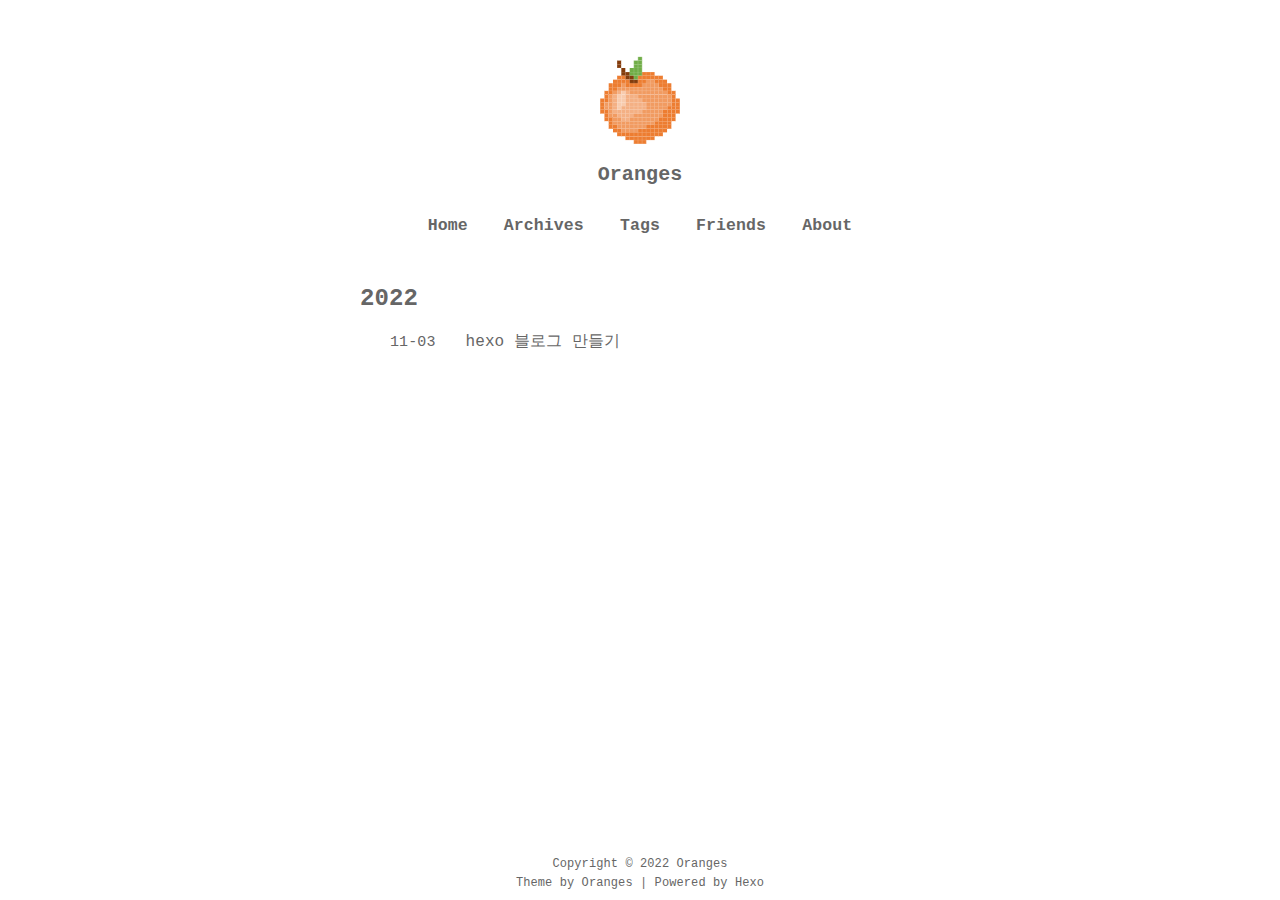
<file: archives/2022/11/index.html>
<!DOCTYPE html>
<html lang="en" color-mode="light">

  <head>
  <meta charset="utf-8">
  <meta name="viewport" content="width=device-width, initial-scale=1" />
  <meta name="keywords" content="" />
  <meta name="author" content="John Doe" />
  <meta name="description" content="" />
  
  
  <title>
    
      archive_a: 2022/11 
      
      
      |
    
     Hexo
  </title>

  
    <link rel="apple-touch-icon" href="/images/favicon.png">
    <link rel="icon" href="/images/favicon.png">
  

  <!-- Raleway-Font -->
  <link href="https://fonts.googleapis.com/css?family=Raleway&display=swap" rel="stylesheet">

  <!-- hexo site css -->
  <link rel="stylesheet" href="/css/main.css" />
  <link rel="stylesheet" href="//at.alicdn.com/t/font_1886449_67xjft27j1l.css" />
  <!-- 代码块风格 -->
  

  <!-- jquery3.3.1 -->
  
    <script defer type="text/javascript" src="/plugins/jquery.min.js"></script>
  

  <!-- fancybox -->
  
    <link href="/plugins/jquery.fancybox.min.css" rel="stylesheet">
    <script defer type="text/javascript" src="/plugins/jquery.fancybox.min.js"></script>
  
  
<script src="/js/fancybox.js"></script>


  

  

  <script>
    var html = document.documentElement
    const colorMode = localStorage.getItem('color-mode')
    if (colorMode) {
      document.documentElement.setAttribute('color-mode', colorMode)
    }
  </script>
<meta name="generator" content="Hexo 6.3.0"></head>


  <body>
    <div id="app">
      <div class="header">
  <div class="avatar">
    <a href="/">
      <!-- 头像取消懒加载，添加no-lazy -->
      
        <img src="/images/avatar.png" alt="">
      
    </a>
    <div class="nickname"><a href="/">Oranges</a></div>
  </div>
  <div class="navbar">
    <ul>
      
        <li class="nav-item" data-path="/">
          <a href="/">Home</a>
        </li>
      
        <li class="nav-item" data-path="/archives/">
          <a href="/archives/">Archives</a>
        </li>
      
        <li class="nav-item" data-path="/tags/">
          <a href="/tags/">Tags</a>
        </li>
      
        <li class="nav-item" data-path="/friends/">
          <a href="/friends/">Friends</a>
        </li>
      
        <li class="nav-item" data-path="/about/">
          <a href="/about/">About</a>
        </li>
      
    </ul>
  </div>
</div>


<script src="/js/activeNav.js"></script>



      <div class="flex-container">
        <!-- 归档页，展示本站所有文章，按照年份降序归类，url形式：https://yoursite/archives/ -->

<!-- last: 按年份把文章分组，当前遍历到的年份 -->
<!-- now: 当前遍历到的文章的发布年份 -->

<div class="container archives">
  <div class="post-list">
    
        <!-- 后续文章的发布年份呈现 -->
        <div class="content-title">
          <h2>
            <span>2022</span>
          </h2>
        </div>
      
      <div class="post-item" title="hexo 블로그 만들기">
        <div class="time-m-d">11-03</div>
        <div class="title">
          <a href="/2022/11/03/hexo-%EB%B8%94%EB%A1%9C%EA%B7%B8-%EB%A7%8C%EB%93%A4%EA%B8%B0/">
            <span>hexo 블로그 만들기</span>
          </a>
        </div>
      </div>
    
  </div>
</div>

        
<div class="footer">
  <div class="social">
    <ul>
      
        <li>
          <a title="github" target="_blank" rel="noopener" href="https://github.com/zchengsite/hexo-theme-oranges">
            <i class="iconfont icon-github"></i>
          </a>
        </li>
      
    </ul>
  </div>
  
    
    <div class="footer-more">
      
        <a target="_blank" rel="noopener" href="https://github.com/zchengsite/hexo-theme-oranges">Copyright © 2022 Oranges</a>
        
    </div>
  
    
    <div class="footer-more">
      
        <a target="_blank" rel="noopener" href="https://github.com/zchengsite/hexo-theme-oranges">Theme by Oranges | Powered by Hexo</a>
        
    </div>
  
  
</div>

      </div>

      <div class="tools-bar">
        <div class="back-to-top tools-bar-item hidden">
  <a href="javascript: void(0)">
    <i class="iconfont icon-chevronup"></i>
  </a>
</div>


<script src="/js/backtotop.js"></script>



        
  <div class="search-icon tools-bar-item" id="search-icon">
    <a href="javascript: void(0)">
      <i class="iconfont icon-search"></i>
    </a>
  </div>

  <div class="search-overlay hidden">
    <div class="search-content" tabindex="0">
      <div class="search-title">
        <span class="search-icon-input">
          <a href="javascript: void(0)">
            <i class="iconfont icon-search"></i>
          </a>
        </span>
        
          <input type="text" class="search-input" id="search-input" placeholder="Search...">
        
        <span class="search-close-icon" id="search-close-icon">
          <a href="javascript: void(0)">
            <i class="iconfont icon-close"></i>
          </a>
        </span>
      </div>
      <div class="search-result" id="search-result"></div>
    </div>
  </div>

  <script type="text/javascript">
    var inputArea = document.querySelector("#search-input")
    var searchOverlayArea = document.querySelector(".search-overlay")

    inputArea.onclick = function() {
      getSearchFile()
      this.onclick = null
    }

    inputArea.onkeydown = function() {
      if(event.keyCode == 13)
        return false
    }

    function openOrHideSearchContent() {
      let isHidden = searchOverlayArea.classList.contains('hidden')
      if (isHidden) {
        searchOverlayArea.classList.remove('hidden')
        document.body.classList.add('hidden')
        // inputArea.focus()
      } else {
        searchOverlayArea.classList.add('hidden')
        document.body.classList.remove('hidden')
      }
    }

    function blurSearchContent(e) {
      if (e.target === searchOverlayArea) {
        openOrHideSearchContent()
      }
    }

    document.querySelector("#search-icon").addEventListener("click", openOrHideSearchContent, false)
    document.querySelector("#search-close-icon").addEventListener("click", openOrHideSearchContent, false)
    searchOverlayArea.addEventListener("click", blurSearchContent, false)

    var searchFunc = function (path, search_id, content_id) {
      'use strict';
      var $input = document.getElementById(search_id);
      var $resultContent = document.getElementById(content_id);
      $resultContent.innerHTML = "<ul><span class='local-search-empty'>First search, index file loading, please wait...<span></ul>";
      $.ajax({
        // 0x01. load xml file
        url: path,
        dataType: "xml",
        success: function (xmlResponse) {
          // 0x02. parse xml file
          var datas = $("entry", xmlResponse).map(function () {
            return {
              title: $("title", this).text(),
              content: $("content", this).text(),
              url: $("url", this).text()
            };
          }).get();
          $resultContent.innerHTML = "";

          $input.addEventListener('input', function () {
            // 0x03. parse query to keywords list
            var str = '<ul class=\"search-result-list\">';
            var keywords = this.value.trim().toLowerCase().split(/[\s\-]+/);
            $resultContent.innerHTML = "";
            if (this.value.trim().length <= 0) {
              return;
            }
            // 0x04. perform local searching
            datas.forEach(function (data) {
              var isMatch = true;
              var content_index = [];
              if (!data.title || data.title.trim() === '') {
                data.title = "Untitled";
              }
              var orig_data_title = data.title.trim();
              var data_title = orig_data_title.toLowerCase();
              var orig_data_content = data.content.trim().replace(/<[^>]+>/g, "");
              var data_content = orig_data_content.toLowerCase();
              var data_url = data.url;
              var index_title = -1;
              var index_content = -1;
              var first_occur = -1;
              // only match artiles with not empty contents
              if (data_content !== '') {
                keywords.forEach(function (keyword, i) {
                  index_title = data_title.indexOf(keyword);
                  index_content = data_content.indexOf(keyword);

                  if (index_title < 0 && index_content < 0) {
                    isMatch = false;
                  } else {
                    if (index_content < 0) {
                      index_content = 0;
                    }
                    if (i == 0) {
                      first_occur = index_content;
                    }
                    // content_index.push({index_content:index_content, keyword_len:keyword_len});
                  }
                });
              } else {
                isMatch = false;
              }
              // 0x05. show search results
              if (isMatch) {
                str += "<li><a href='" + data_url + "' class='search-result-title'>" + orig_data_title + "</a>";
                var content = orig_data_content;
                if (first_occur >= 0) {
                  // cut out 100 characters
                  var start = first_occur - 20;
                  var end = first_occur + 80;

                  if (start < 0) {
                    start = 0;
                  }

                  if (start == 0) {
                    end = 100;
                  }

                  if (end > content.length) {
                    end = content.length;
                  }

                  var match_content = content.substr(start, end);

                  // highlight all keywords
                  keywords.forEach(function (keyword) {
                    var regS = new RegExp(keyword, "gi");
                    match_content = match_content.replace(regS, "<span class=\"search-keyword\">" + keyword + "</span>");
                  });

                  str += "<p class=\"search-result-abstract\">" + match_content + "...</p>"
                }
                str += "</li>";
              }
            });
            str += "</ul>";
            if (str.indexOf('<li>') === -1) {
              return $resultContent.innerHTML = "<ul><span class='local-search-empty'>No result<span></ul>";
            }
            $resultContent.innerHTML = str;
          });
        },
        error: function(xhr, status, error) {
          $resultContent.innerHTML = ""
          if (xhr.status === 404) {
            $resultContent.innerHTML = "<ul><span class='local-search-empty'>The search.xml file was not found, please refer to：<a href='https://github.com/zchengsite/hexo-theme-oranges#configuration' target='_black'>configuration</a><span></ul>";
          } else {
            $resultContent.innerHTML = "<ul><span class='local-search-empty'>The request failed, Try to refresh the page or try again later.<span></ul>";
          }
        }
      });
      $(document).on('click', '#search-close-icon', function() {
        $('#search-input').val('');
        $('#search-result').html('');
      });
    }

    var getSearchFile = function() {
        var path = "/search.xml";
        searchFunc(path, 'search-input', 'search-result');
    }
  </script>




        
  <div class="tools-bar-item theme-icon" id="switch-color-scheme">
    <a href="javascript: void(0)">
      <i id="theme-icon" class="iconfont icon-moon"></i>
    </a>
  </div>

  
<script src="/js/colorscheme.js"></script>





        
  
  
<script src="/js/shares.js"></script>



      </div>
    </div>
  </body>
</html>
</file>
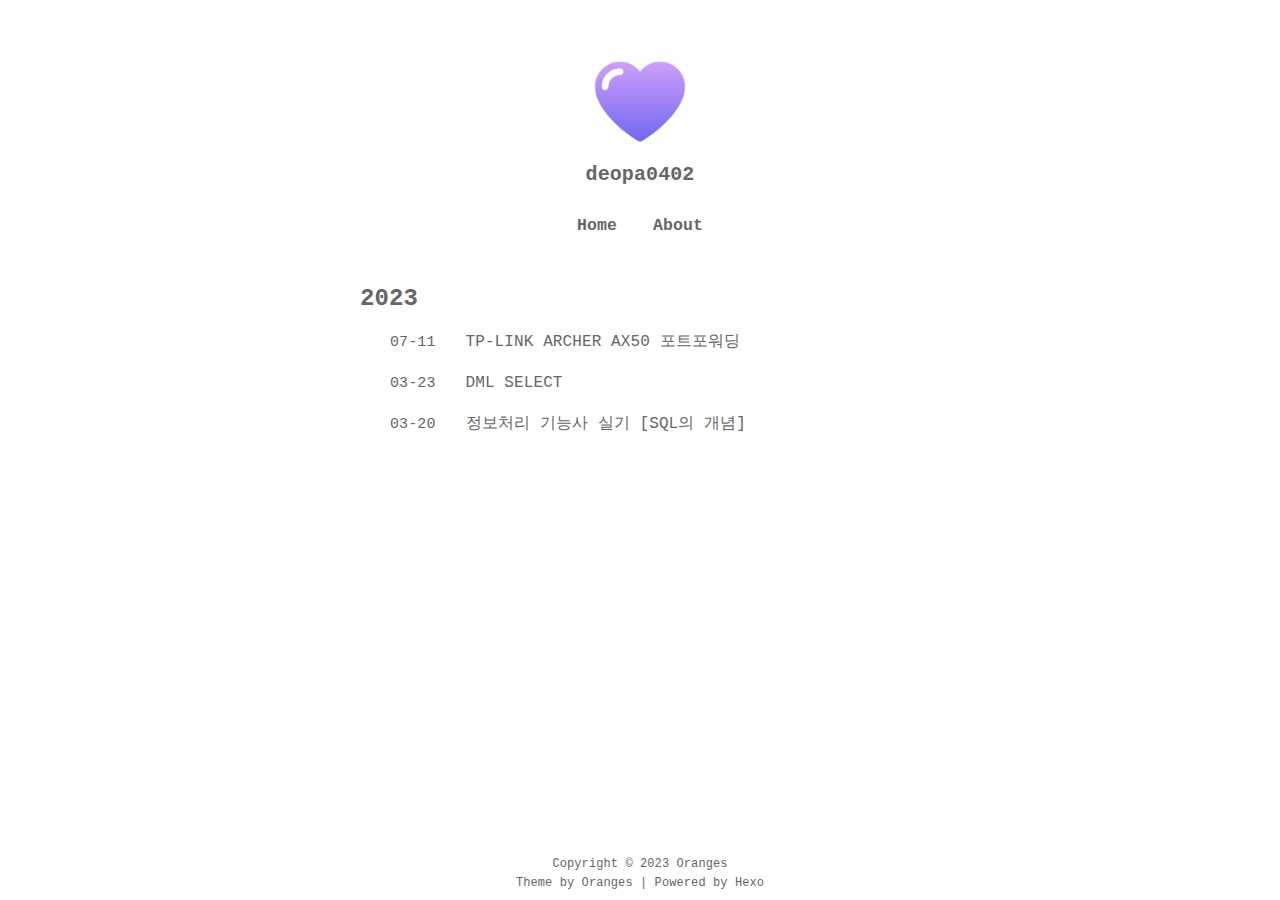
<file: archives/2023/03/index.html>
<!DOCTYPE html>
<html lang="en" color-mode="light">

  <head>
  <meta charset="utf-8">
  <meta name="viewport" content="width=device-width, initial-scale=1" />
  <meta name="keywords" content="" />
  <meta name="author" content="John Doe" />
  <meta name="description" content="" />
  
  
  <title>
    
      archive_a: 2023/3 
      
      
      |
    
     Front Dev😊
  </title>

  
    <link rel="apple-touch-icon" href="/images/purple-heart_1f49c.png">
    <link rel="icon" href="/images/purple-heart_1f49c.png">
  

  <!-- Raleway-Font -->
  <link href="https://fonts.googleapis.com/css?family=Raleway&display=swap" rel="stylesheet">

  <!-- hexo site css -->
  <link rel="stylesheet" href="/css/main.css" />
  <link rel="stylesheet" href="//at.alicdn.com/t/font_1886449_67xjft27j1l.css" />
  <!-- 代码块风格 -->
  
    
<link rel="stylesheet" href="/css/figcaption/mac-block.css">

  

  <!-- jquery3.3.1 -->
  
    <script defer type="text/javascript" src="/plugins/jquery.min.js"></script>
  

  <!-- fancybox -->
  
    <link href="/plugins/jquery.fancybox.min.css" rel="stylesheet">
    <script defer type="text/javascript" src="/plugins/jquery.fancybox.min.js"></script>
  
  
<script src="/js/fancybox.js"></script>


  

  

  <script>
    var html = document.documentElement
    const colorMode = localStorage.getItem('color-mode')
    if (colorMode) {
      document.documentElement.setAttribute('color-mode', colorMode)
    }
  </script>
<meta name="generator" content="Hexo 6.3.0"></head>


  <body>
    <div id="app">
      <div class="header">
  <div class="avatar">
    <a href="/">
      <!-- 头像取消懒加载，添加no-lazy -->
      
        <img src="/images/icon-heart.png" alt="">
      
    </a>
    <div class="nickname"><a href="/">deopa0402</a></div>
  </div>
  <div class="navbar">
    <ul>
      
        <li class="nav-item" data-path="/">
          <a href="/">Home</a>
        </li>
      
        <li class="nav-item" data-path="/about/">
          <a href="/about/">About</a>
        </li>
      
    </ul>
  </div>
</div>


<script src="/js/activeNav.js"></script>



      <div class="flex-container">
        <!-- 归档页，展示本站所有文章，按照年份降序归类，url形式：https://yoursite/archives/ -->

<!-- last: 按年份把文章分组，当前遍历到的年份 -->
<!-- now: 当前遍历到的文章的发布年份 -->

<div class="container archives">
  <div class="post-list">
    
        <!-- 后续文章的发布年份呈现 -->
        <div class="content-title">
          <h2>
            <span>2023</span>
          </h2>
        </div>
      
      <div class="post-item" title="TP-LINK ARCHER AX50 포트포워딩">
        <div class="time-m-d">07-11</div>
        <div class="title">
          <a href="/2023/07/11/TP-LINK-ARCHER-AX50-%ED%8F%AC%ED%8A%B8%ED%8F%AC%EC%9B%8C%EB%94%A9/">
            <span>TP-LINK ARCHER AX50 포트포워딩</span>
          </a>
        </div>
      </div>
    
      <div class="post-item" title="DML SELECT">
        <div class="time-m-d">03-23</div>
        <div class="title">
          <a href="/2023/03/23/20230323-DML-SELECT/">
            <span>DML SELECT</span>
          </a>
        </div>
      </div>
    
      <div class="post-item" title="정보처리 기능사 실기 [SQL의 개념]">
        <div class="time-m-d">03-20</div>
        <div class="title">
          <a href="/2023/03/20/20230320-%EC%A0%95%EB%B3%B4%EC%B2%98%EB%A6%AC-%EA%B8%B0%EB%8A%A5%EC%82%AC-%EC%8B%A4%EA%B8%B0-SQL%EC%9D%98-%EA%B0%9C%EB%85%90/">
            <span>정보처리 기능사 실기 [SQL의 개념]</span>
          </a>
        </div>
      </div>
    
  </div>
</div>

        
<div class="footer">
  <div class="social">
    <ul>
      
        <li>
          <a title="github" target="_blank" rel="noopener" href="https://github.com/zchengsite/hexo-theme-oranges">
            <i class="iconfont icon-github"></i>
          </a>
        </li>
      
    </ul>
  </div>
  
    
    <div class="footer-more">
      
        <a target="_blank" rel="noopener" href="https://github.com/zchengsite/hexo-theme-oranges">Copyright © 2023 Oranges</a>
        
    </div>
  
    
    <div class="footer-more">
      
        <a target="_blank" rel="noopener" href="https://github.com/zchengsite/hexo-theme-oranges">Theme by Oranges | Powered by Hexo</a>
        
    </div>
  
  
</div>

      </div>

      <div class="tools-bar">
        <div class="back-to-top tools-bar-item hidden">
  <a href="javascript: void(0)">
    <i class="iconfont icon-chevronup"></i>
  </a>
</div>


<script src="/js/backtotop.js"></script>



        
  <div class="search-icon tools-bar-item" id="search-icon">
    <a href="javascript: void(0)">
      <i class="iconfont icon-search"></i>
    </a>
  </div>

  <div class="search-overlay hidden">
    <div class="search-content" tabindex="0">
      <div class="search-title">
        <span class="search-icon-input">
          <a href="javascript: void(0)">
            <i class="iconfont icon-search"></i>
          </a>
        </span>
        
          <input type="text" class="search-input" id="search-input" placeholder="Search...">
        
        <span class="search-close-icon" id="search-close-icon">
          <a href="javascript: void(0)">
            <i class="iconfont icon-close"></i>
          </a>
        </span>
      </div>
      <div class="search-result" id="search-result"></div>
    </div>
  </div>

  <script type="text/javascript">
    var inputArea = document.querySelector("#search-input")
    var searchOverlayArea = document.querySelector(".search-overlay")

    inputArea.onclick = function() {
      getSearchFile()
      this.onclick = null
    }

    inputArea.onkeydown = function() {
      if(event.keyCode == 13)
        return false
    }

    function openOrHideSearchContent() {
      let isHidden = searchOverlayArea.classList.contains('hidden')
      if (isHidden) {
        searchOverlayArea.classList.remove('hidden')
        document.body.classList.add('hidden')
        // inputArea.focus()
      } else {
        searchOverlayArea.classList.add('hidden')
        document.body.classList.remove('hidden')
      }
    }

    function blurSearchContent(e) {
      if (e.target === searchOverlayArea) {
        openOrHideSearchContent()
      }
    }

    document.querySelector("#search-icon").addEventListener("click", openOrHideSearchContent, false)
    document.querySelector("#search-close-icon").addEventListener("click", openOrHideSearchContent, false)
    searchOverlayArea.addEventListener("click", blurSearchContent, false)

    var searchFunc = function (path, search_id, content_id) {
      'use strict';
      var $input = document.getElementById(search_id);
      var $resultContent = document.getElementById(content_id);
      $resultContent.innerHTML = "<ul><span class='local-search-empty'>First search, index file loading, please wait...<span></ul>";
      $.ajax({
        // 0x01. load xml file
        url: path,
        dataType: "xml",
        success: function (xmlResponse) {
          // 0x02. parse xml file
          var datas = $("entry", xmlResponse).map(function () {
            return {
              title: $("title", this).text(),
              content: $("content", this).text(),
              url: $("url", this).text()
            };
          }).get();
          $resultContent.innerHTML = "";

          $input.addEventListener('input', function () {
            // 0x03. parse query to keywords list
            var str = '<ul class=\"search-result-list\">';
            var keywords = this.value.trim().toLowerCase().split(/[\s\-]+/);
            $resultContent.innerHTML = "";
            if (this.value.trim().length <= 0) {
              return;
            }
            // 0x04. perform local searching
            datas.forEach(function (data) {
              var isMatch = true;
              var content_index = [];
              if (!data.title || data.title.trim() === '') {
                data.title = "Untitled";
              }
              var orig_data_title = data.title.trim();
              var data_title = orig_data_title.toLowerCase();
              var orig_data_content = data.content.trim().replace(/<[^>]+>/g, "");
              var data_content = orig_data_content.toLowerCase();
              var data_url = data.url;
              var index_title = -1;
              var index_content = -1;
              var first_occur = -1;
              // only match artiles with not empty contents
              if (data_content !== '') {
                keywords.forEach(function (keyword, i) {
                  index_title = data_title.indexOf(keyword);
                  index_content = data_content.indexOf(keyword);

                  if (index_title < 0 && index_content < 0) {
                    isMatch = false;
                  } else {
                    if (index_content < 0) {
                      index_content = 0;
                    }
                    if (i == 0) {
                      first_occur = index_content;
                    }
                    // content_index.push({index_content:index_content, keyword_len:keyword_len});
                  }
                });
              } else {
                isMatch = false;
              }
              // 0x05. show search results
              if (isMatch) {
                str += "<li><a href='" + data_url + "' class='search-result-title'>" + orig_data_title + "</a>";
                var content = orig_data_content;
                if (first_occur >= 0) {
                  // cut out 100 characters
                  var start = first_occur - 20;
                  var end = first_occur + 80;

                  if (start < 0) {
                    start = 0;
                  }

                  if (start == 0) {
                    end = 100;
                  }

                  if (end > content.length) {
                    end = content.length;
                  }

                  var match_content = content.substr(start, end);

                  // highlight all keywords
                  keywords.forEach(function (keyword) {
                    var regS = new RegExp(keyword, "gi");
                    match_content = match_content.replace(regS, "<span class=\"search-keyword\">" + keyword + "</span>");
                  });

                  str += "<p class=\"search-result-abstract\">" + match_content + "...</p>"
                }
                str += "</li>";
              }
            });
            str += "</ul>";
            if (str.indexOf('<li>') === -1) {
              return $resultContent.innerHTML = "<ul><span class='local-search-empty'>No result<span></ul>";
            }
            $resultContent.innerHTML = str;
          });
        },
        error: function(xhr, status, error) {
          $resultContent.innerHTML = ""
          if (xhr.status === 404) {
            $resultContent.innerHTML = "<ul><span class='local-search-empty'>The search.xml file was not found, please refer to：<a href='https://github.com/zchengsite/hexo-theme-oranges#configuration' target='_black'>configuration</a><span></ul>";
          } else {
            $resultContent.innerHTML = "<ul><span class='local-search-empty'>The request failed, Try to refresh the page or try again later.<span></ul>";
          }
        }
      });
      $(document).on('click', '#search-close-icon', function() {
        $('#search-input').val('');
        $('#search-result').html('');
      });
    }

    var getSearchFile = function() {
        var path = "/search.xml";
        searchFunc(path, 'search-input', 'search-result');
    }
  </script>




        
  <div class="tools-bar-item theme-icon" id="switch-color-scheme">
    <a href="javascript: void(0)">
      <i id="theme-icon" class="iconfont icon-moon"></i>
    </a>
  </div>

  
<script src="/js/colorscheme.js"></script>





        
  
  
<script src="/js/shares.js"></script>



      </div>
    </div>
  </body>
</html>
</file>
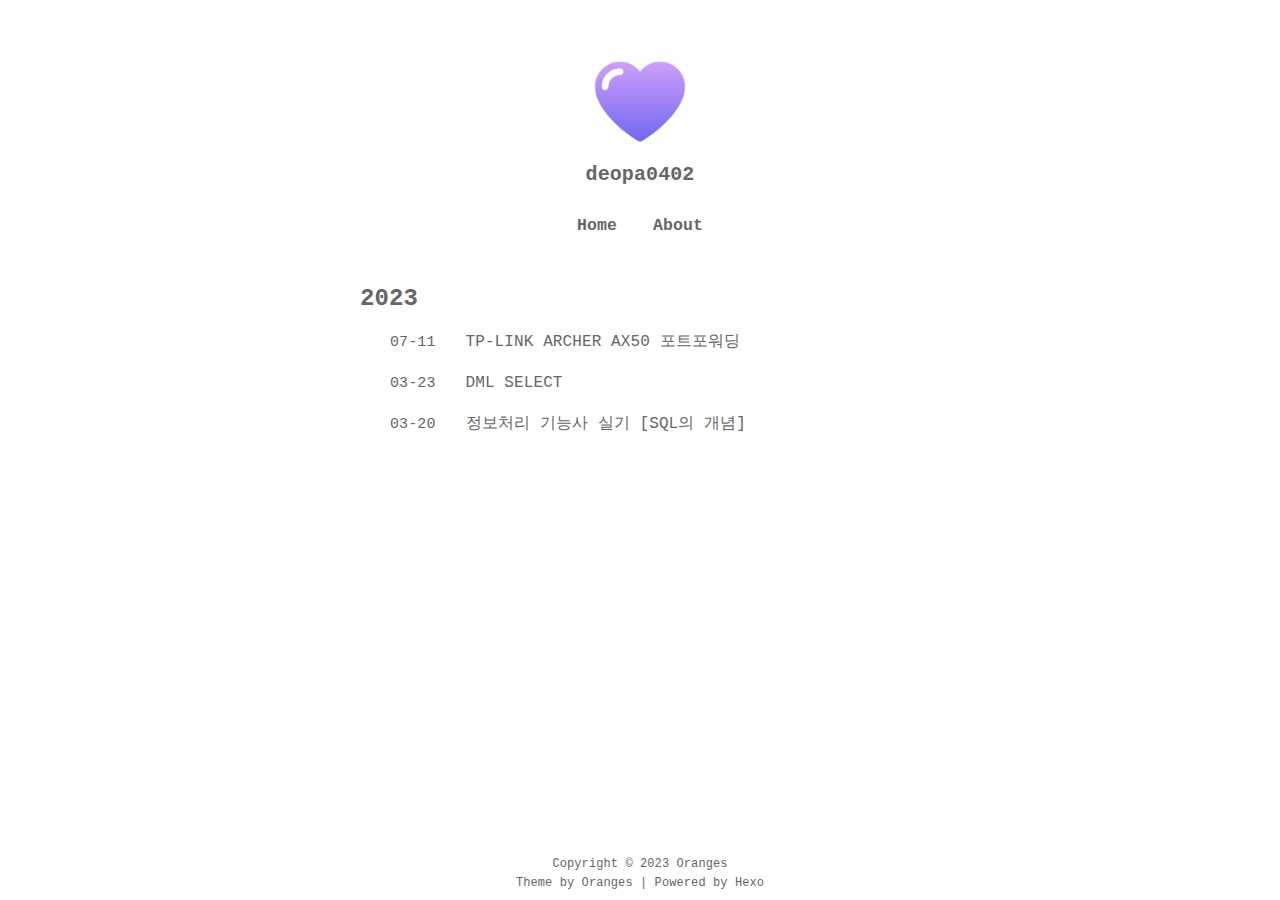
<file: archives/2023/07/index.html>
<!DOCTYPE html>
<html lang="en" color-mode="light">

  <head>
  <meta charset="utf-8">
  <meta name="viewport" content="width=device-width, initial-scale=1" />
  <meta name="keywords" content="" />
  <meta name="author" content="John Doe" />
  <meta name="description" content="" />
  
  
  <title>
    
      archive_a: 2023/7 
      
      
      |
    
     Front Dev😊
  </title>

  
    <link rel="apple-touch-icon" href="/images/purple-heart_1f49c.png">
    <link rel="icon" href="/images/purple-heart_1f49c.png">
  

  <!-- Raleway-Font -->
  <link href="https://fonts.googleapis.com/css?family=Raleway&display=swap" rel="stylesheet">

  <!-- hexo site css -->
  <link rel="stylesheet" href="/css/main.css" />
  <link rel="stylesheet" href="//at.alicdn.com/t/font_1886449_67xjft27j1l.css" />
  <!-- 代码块风格 -->
  
    
<link rel="stylesheet" href="/css/figcaption/mac-block.css">

  

  <!-- jquery3.3.1 -->
  
    <script defer type="text/javascript" src="/plugins/jquery.min.js"></script>
  

  <!-- fancybox -->
  
    <link href="/plugins/jquery.fancybox.min.css" rel="stylesheet">
    <script defer type="text/javascript" src="/plugins/jquery.fancybox.min.js"></script>
  
  
<script src="/js/fancybox.js"></script>


  

  

  <script>
    var html = document.documentElement
    const colorMode = localStorage.getItem('color-mode')
    if (colorMode) {
      document.documentElement.setAttribute('color-mode', colorMode)
    }
  </script>
<meta name="generator" content="Hexo 6.3.0"></head>


  <body>
    <div id="app">
      <div class="header">
  <div class="avatar">
    <a href="/">
      <!-- 头像取消懒加载，添加no-lazy -->
      
        <img src="/images/icon-heart.png" alt="">
      
    </a>
    <div class="nickname"><a href="/">deopa0402</a></div>
  </div>
  <div class="navbar">
    <ul>
      
        <li class="nav-item" data-path="/">
          <a href="/">Home</a>
        </li>
      
        <li class="nav-item" data-path="/about/">
          <a href="/about/">About</a>
        </li>
      
    </ul>
  </div>
</div>


<script src="/js/activeNav.js"></script>



      <div class="flex-container">
        <!-- 归档页，展示本站所有文章，按照年份降序归类，url形式：https://yoursite/archives/ -->

<!-- last: 按年份把文章分组，当前遍历到的年份 -->
<!-- now: 当前遍历到的文章的发布年份 -->

<div class="container archives">
  <div class="post-list">
    
        <!-- 后续文章的发布年份呈现 -->
        <div class="content-title">
          <h2>
            <span>2023</span>
          </h2>
        </div>
      
      <div class="post-item" title="TP-LINK ARCHER AX50 포트포워딩">
        <div class="time-m-d">07-11</div>
        <div class="title">
          <a href="/2023/07/11/TP-LINK-ARCHER-AX50-%ED%8F%AC%ED%8A%B8%ED%8F%AC%EC%9B%8C%EB%94%A9/">
            <span>TP-LINK ARCHER AX50 포트포워딩</span>
          </a>
        </div>
      </div>
    
      <div class="post-item" title="DML SELECT">
        <div class="time-m-d">03-23</div>
        <div class="title">
          <a href="/2023/03/23/20230323-DML-SELECT/">
            <span>DML SELECT</span>
          </a>
        </div>
      </div>
    
      <div class="post-item" title="정보처리 기능사 실기 [SQL의 개념]">
        <div class="time-m-d">03-20</div>
        <div class="title">
          <a href="/2023/03/20/20230320-%EC%A0%95%EB%B3%B4%EC%B2%98%EB%A6%AC-%EA%B8%B0%EB%8A%A5%EC%82%AC-%EC%8B%A4%EA%B8%B0-SQL%EC%9D%98-%EA%B0%9C%EB%85%90/">
            <span>정보처리 기능사 실기 [SQL의 개념]</span>
          </a>
        </div>
      </div>
    
  </div>
</div>

        
<div class="footer">
  <div class="social">
    <ul>
      
        <li>
          <a title="github" target="_blank" rel="noopener" href="https://github.com/zchengsite/hexo-theme-oranges">
            <i class="iconfont icon-github"></i>
          </a>
        </li>
      
    </ul>
  </div>
  
    
    <div class="footer-more">
      
        <a target="_blank" rel="noopener" href="https://github.com/zchengsite/hexo-theme-oranges">Copyright © 2023 Oranges</a>
        
    </div>
  
    
    <div class="footer-more">
      
        <a target="_blank" rel="noopener" href="https://github.com/zchengsite/hexo-theme-oranges">Theme by Oranges | Powered by Hexo</a>
        
    </div>
  
  
</div>

      </div>

      <div class="tools-bar">
        <div class="back-to-top tools-bar-item hidden">
  <a href="javascript: void(0)">
    <i class="iconfont icon-chevronup"></i>
  </a>
</div>


<script src="/js/backtotop.js"></script>



        
  <div class="search-icon tools-bar-item" id="search-icon">
    <a href="javascript: void(0)">
      <i class="iconfont icon-search"></i>
    </a>
  </div>

  <div class="search-overlay hidden">
    <div class="search-content" tabindex="0">
      <div class="search-title">
        <span class="search-icon-input">
          <a href="javascript: void(0)">
            <i class="iconfont icon-search"></i>
          </a>
        </span>
        
          <input type="text" class="search-input" id="search-input" placeholder="Search...">
        
        <span class="search-close-icon" id="search-close-icon">
          <a href="javascript: void(0)">
            <i class="iconfont icon-close"></i>
          </a>
        </span>
      </div>
      <div class="search-result" id="search-result"></div>
    </div>
  </div>

  <script type="text/javascript">
    var inputArea = document.querySelector("#search-input")
    var searchOverlayArea = document.querySelector(".search-overlay")

    inputArea.onclick = function() {
      getSearchFile()
      this.onclick = null
    }

    inputArea.onkeydown = function() {
      if(event.keyCode == 13)
        return false
    }

    function openOrHideSearchContent() {
      let isHidden = searchOverlayArea.classList.contains('hidden')
      if (isHidden) {
        searchOverlayArea.classList.remove('hidden')
        document.body.classList.add('hidden')
        // inputArea.focus()
      } else {
        searchOverlayArea.classList.add('hidden')
        document.body.classList.remove('hidden')
      }
    }

    function blurSearchContent(e) {
      if (e.target === searchOverlayArea) {
        openOrHideSearchContent()
      }
    }

    document.querySelector("#search-icon").addEventListener("click", openOrHideSearchContent, false)
    document.querySelector("#search-close-icon").addEventListener("click", openOrHideSearchContent, false)
    searchOverlayArea.addEventListener("click", blurSearchContent, false)

    var searchFunc = function (path, search_id, content_id) {
      'use strict';
      var $input = document.getElementById(search_id);
      var $resultContent = document.getElementById(content_id);
      $resultContent.innerHTML = "<ul><span class='local-search-empty'>First search, index file loading, please wait...<span></ul>";
      $.ajax({
        // 0x01. load xml file
        url: path,
        dataType: "xml",
        success: function (xmlResponse) {
          // 0x02. parse xml file
          var datas = $("entry", xmlResponse).map(function () {
            return {
              title: $("title", this).text(),
              content: $("content", this).text(),
              url: $("url", this).text()
            };
          }).get();
          $resultContent.innerHTML = "";

          $input.addEventListener('input', function () {
            // 0x03. parse query to keywords list
            var str = '<ul class=\"search-result-list\">';
            var keywords = this.value.trim().toLowerCase().split(/[\s\-]+/);
            $resultContent.innerHTML = "";
            if (this.value.trim().length <= 0) {
              return;
            }
            // 0x04. perform local searching
            datas.forEach(function (data) {
              var isMatch = true;
              var content_index = [];
              if (!data.title || data.title.trim() === '') {
                data.title = "Untitled";
              }
              var orig_data_title = data.title.trim();
              var data_title = orig_data_title.toLowerCase();
              var orig_data_content = data.content.trim().replace(/<[^>]+>/g, "");
              var data_content = orig_data_content.toLowerCase();
              var data_url = data.url;
              var index_title = -1;
              var index_content = -1;
              var first_occur = -1;
              // only match artiles with not empty contents
              if (data_content !== '') {
                keywords.forEach(function (keyword, i) {
                  index_title = data_title.indexOf(keyword);
                  index_content = data_content.indexOf(keyword);

                  if (index_title < 0 && index_content < 0) {
                    isMatch = false;
                  } else {
                    if (index_content < 0) {
                      index_content = 0;
                    }
                    if (i == 0) {
                      first_occur = index_content;
                    }
                    // content_index.push({index_content:index_content, keyword_len:keyword_len});
                  }
                });
              } else {
                isMatch = false;
              }
              // 0x05. show search results
              if (isMatch) {
                str += "<li><a href='" + data_url + "' class='search-result-title'>" + orig_data_title + "</a>";
                var content = orig_data_content;
                if (first_occur >= 0) {
                  // cut out 100 characters
                  var start = first_occur - 20;
                  var end = first_occur + 80;

                  if (start < 0) {
                    start = 0;
                  }

                  if (start == 0) {
                    end = 100;
                  }

                  if (end > content.length) {
                    end = content.length;
                  }

                  var match_content = content.substr(start, end);

                  // highlight all keywords
                  keywords.forEach(function (keyword) {
                    var regS = new RegExp(keyword, "gi");
                    match_content = match_content.replace(regS, "<span class=\"search-keyword\">" + keyword + "</span>");
                  });

                  str += "<p class=\"search-result-abstract\">" + match_content + "...</p>"
                }
                str += "</li>";
              }
            });
            str += "</ul>";
            if (str.indexOf('<li>') === -1) {
              return $resultContent.innerHTML = "<ul><span class='local-search-empty'>No result<span></ul>";
            }
            $resultContent.innerHTML = str;
          });
        },
        error: function(xhr, status, error) {
          $resultContent.innerHTML = ""
          if (xhr.status === 404) {
            $resultContent.innerHTML = "<ul><span class='local-search-empty'>The search.xml file was not found, please refer to：<a href='https://github.com/zchengsite/hexo-theme-oranges#configuration' target='_black'>configuration</a><span></ul>";
          } else {
            $resultContent.innerHTML = "<ul><span class='local-search-empty'>The request failed, Try to refresh the page or try again later.<span></ul>";
          }
        }
      });
      $(document).on('click', '#search-close-icon', function() {
        $('#search-input').val('');
        $('#search-result').html('');
      });
    }

    var getSearchFile = function() {
        var path = "/search.xml";
        searchFunc(path, 'search-input', 'search-result');
    }
  </script>




        
  <div class="tools-bar-item theme-icon" id="switch-color-scheme">
    <a href="javascript: void(0)">
      <i id="theme-icon" class="iconfont icon-moon"></i>
    </a>
  </div>

  
<script src="/js/colorscheme.js"></script>





        
  
  
<script src="/js/shares.js"></script>



      </div>
    </div>
  </body>
</html>
</file>
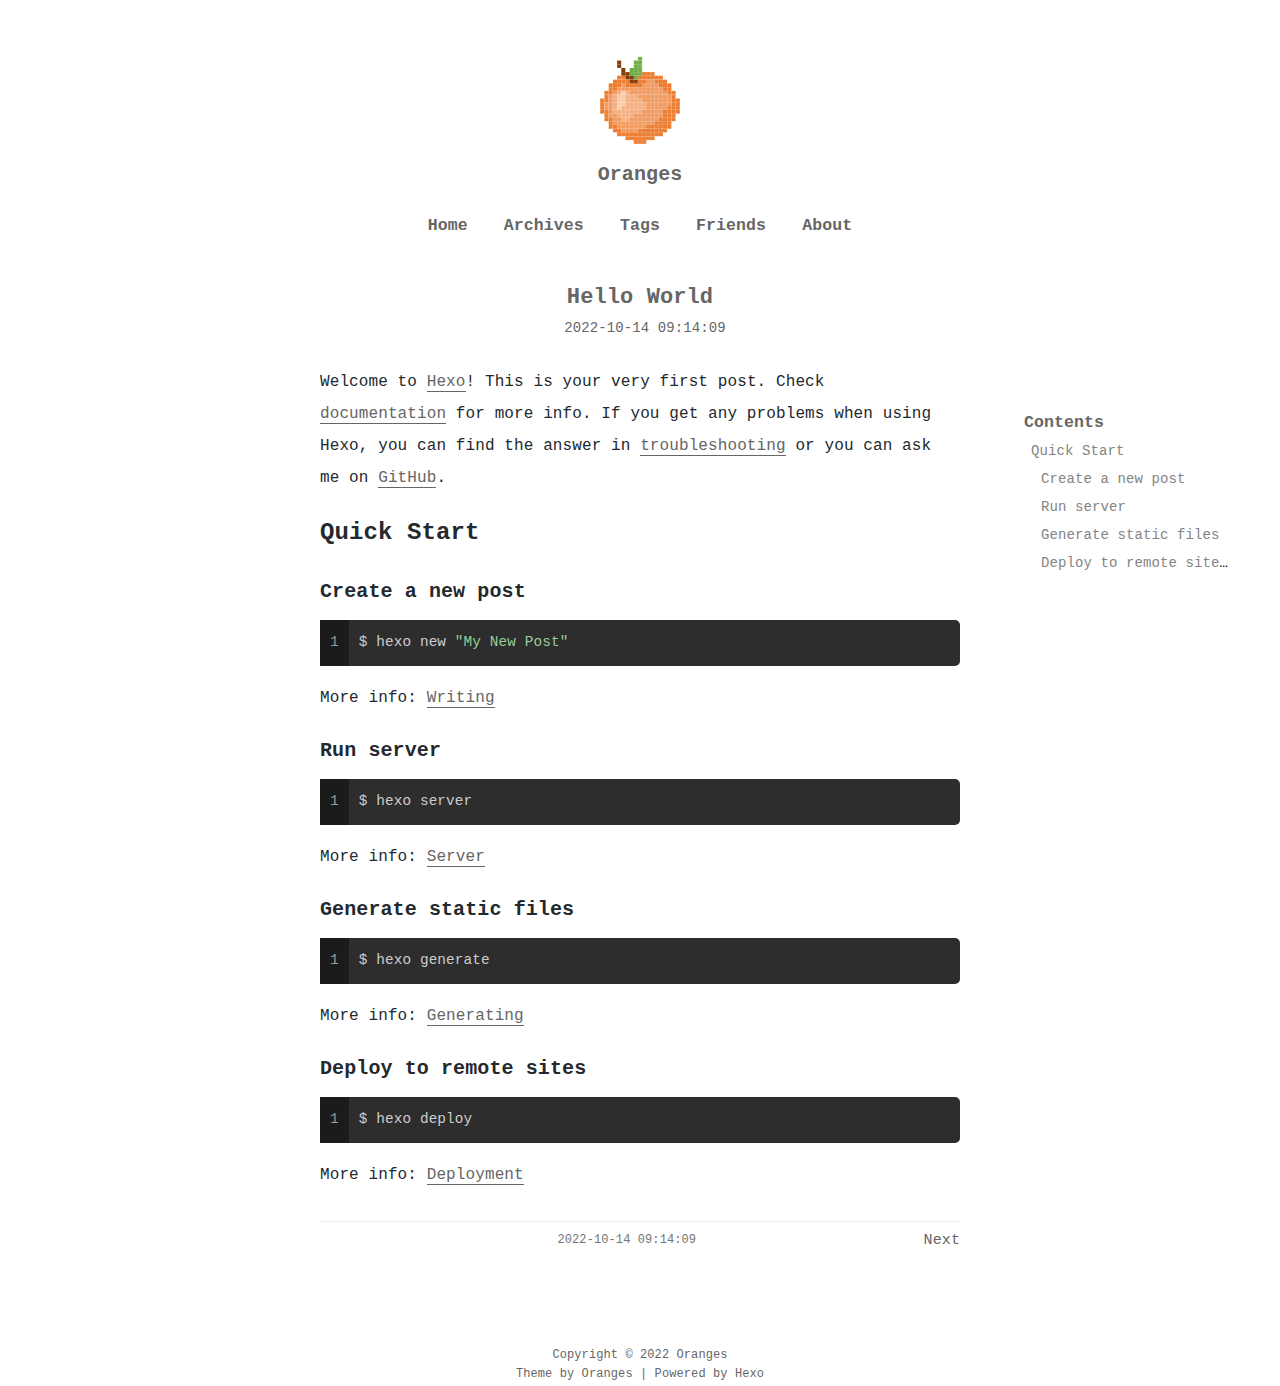
<file: 2022/10/14/hello-world/index.html>
<!DOCTYPE html>
<html lang="en" color-mode="light">

  <head>
  <meta charset="utf-8">
  <meta name="viewport" content="width=device-width, initial-scale=1" />
  <meta name="keywords" content="" />
  <meta name="author" content="John Doe" />
  <meta name="description" content="" />
  
  
  <title>
    
      Hello World 
      
      
      |
    
     Hexo
  </title>

  
    <link rel="apple-touch-icon" href="/images/favicon.png">
    <link rel="icon" href="/images/favicon.png">
  

  <!-- Raleway-Font -->
  <link href="https://fonts.googleapis.com/css?family=Raleway&display=swap" rel="stylesheet">

  <!-- hexo site css -->
  <link rel="stylesheet" href="/css/main.css" />
  <link rel="stylesheet" href="//at.alicdn.com/t/font_1886449_67xjft27j1l.css" />
  <!-- 代码块风格 -->
  

  <!-- jquery3.3.1 -->
  
    <script defer type="text/javascript" src="/plugins/jquery.min.js"></script>
  

  <!-- fancybox -->
  
    <link href="/plugins/jquery.fancybox.min.css" rel="stylesheet">
    <script defer type="text/javascript" src="/plugins/jquery.fancybox.min.js"></script>
  
  
<script src="/js/fancybox.js"></script>


  

  

  <script>
    var html = document.documentElement
    const colorMode = localStorage.getItem('color-mode')
    if (colorMode) {
      document.documentElement.setAttribute('color-mode', colorMode)
    }
  </script>
<meta name="generator" content="Hexo 6.3.0"></head>


  <body>
    <div id="app">
      <div class="header">
  <div class="avatar">
    <a href="/">
      <!-- 头像取消懒加载，添加no-lazy -->
      
        <img src="/images/avatar.png" alt="">
      
    </a>
    <div class="nickname"><a href="/">Oranges</a></div>
  </div>
  <div class="navbar">
    <ul>
      
        <li class="nav-item" data-path="/">
          <a href="/">Home</a>
        </li>
      
        <li class="nav-item" data-path="/archives/">
          <a href="/archives/">Archives</a>
        </li>
      
        <li class="nav-item" data-path="/tags/">
          <a href="/tags/">Tags</a>
        </li>
      
        <li class="nav-item" data-path="/friends/">
          <a href="/friends/">Friends</a>
        </li>
      
        <li class="nav-item" data-path="/about/">
          <a href="/about/">About</a>
        </li>
      
    </ul>
  </div>
</div>


<script src="/js/activeNav.js"></script>



      <div class="flex-container">
        <!-- 文章详情页，展示文章具体内容，url形式：https://yoursite/文章标题/ -->
<!-- 同时为「标签tag」，「朋友friend」，「分类categories」，「关于about」页面的承载页面，具体展示取决于page.type -->


  <!-- LaTex Display -->

  
    <script async type="text/javascript" src="/plugins/mathjax/tex-chtml.js"></script>
  
  <script>
    MathJax = {
      tex: {
        inlineMath: [['$', '$'], ['\\(', '\\)']]
      }
    }
  </script>





  <!-- clipboard -->

  
    <script async type="text/javascript" src="/plugins/clipboard.min.js"></script>
  
  
<script src="/js/codeCopy.js"></script>







  

  

  

  
  <!-- 文章内容页 url形式：https://yoursite/文章标题/ -->
  <div class="container post-details" id="post-details">
    <div class="post-content">
      <div class="post-title">Hello World</div>
      <div class="post-attach">
        <span class="post-pubtime">
          <i class="iconfont icon-updatetime mr-10" title="Update time"></i>
          2022-10-14 09:14:09
        </span>
        
      </div>
      <div class="markdown-body">
        <p>Welcome to <a target="_blank" rel="noopener" href="https://hexo.io/">Hexo</a>! This is your very first post. Check <a target="_blank" rel="noopener" href="https://hexo.io/docs/">documentation</a> for more info. If you get any problems when using Hexo, you can find the answer in <a target="_blank" rel="noopener" href="https://hexo.io/docs/troubleshooting.html">troubleshooting</a> or you can ask me on <a target="_blank" rel="noopener" href="https://github.com/hexojs/hexo/issues">GitHub</a>.</p>
<h2 id="Quick-Start"><a href="#Quick-Start" class="headerlink" title="Quick Start"></a>Quick Start</h2><h3 id="Create-a-new-post"><a href="#Create-a-new-post" class="headerlink" title="Create a new post"></a>Create a new post</h3><figure class="highlight bash"><table><tr><td class="gutter"><pre><span class="line">1</span><br></pre></td><td class="code"><pre><span class="line">$ hexo new <span class="string">&quot;My New Post&quot;</span></span><br></pre></td></tr></table></figure>

<p>More info: <a target="_blank" rel="noopener" href="https://hexo.io/docs/writing.html">Writing</a></p>
<h3 id="Run-server"><a href="#Run-server" class="headerlink" title="Run server"></a>Run server</h3><figure class="highlight bash"><table><tr><td class="gutter"><pre><span class="line">1</span><br></pre></td><td class="code"><pre><span class="line">$ hexo server</span><br></pre></td></tr></table></figure>

<p>More info: <a target="_blank" rel="noopener" href="https://hexo.io/docs/server.html">Server</a></p>
<h3 id="Generate-static-files"><a href="#Generate-static-files" class="headerlink" title="Generate static files"></a>Generate static files</h3><figure class="highlight bash"><table><tr><td class="gutter"><pre><span class="line">1</span><br></pre></td><td class="code"><pre><span class="line">$ hexo generate</span><br></pre></td></tr></table></figure>

<p>More info: <a target="_blank" rel="noopener" href="https://hexo.io/docs/generating.html">Generating</a></p>
<h3 id="Deploy-to-remote-sites"><a href="#Deploy-to-remote-sites" class="headerlink" title="Deploy to remote sites"></a>Deploy to remote sites</h3><figure class="highlight bash"><table><tr><td class="gutter"><pre><span class="line">1</span><br></pre></td><td class="code"><pre><span class="line">$ hexo deploy</span><br></pre></td></tr></table></figure>

<p>More info: <a target="_blank" rel="noopener" href="https://hexo.io/docs/one-command-deployment.html">Deployment</a></p>

      </div>
      
        <div class="prev-or-next">
          <div class="post-foot-next">
            
          </div>
          <div class="post-attach">
            <span class="post-pubtime">
              <i class="iconfont icon-updatetime mr-10" title="Update time"></i>
              2022-10-14 09:14:09
            </span>
            
          </div>
          <div class="post-foot-prev">
            
              <a href="/2022/10/14/My-New-Post/" target="_self">
                <span>Next</span>
                <i class="iconfont icon-chevronright"></i>
              </a>
            
          </div>
        </div>
      
    </div>
    
  <div id="btn-catalog" class="btn-catalog">
    <i class="iconfont icon-catalog"></i>
  </div>
  <div class="post-catalog hidden" id="catalog">
    <div class="title">Contents</div>
    <div class="catalog-content">
      
        <ol class="toc"><li class="toc-item toc-level-2"><a class="toc-link" href="#Quick-Start"><span class="toc-text">Quick Start</span></a><ol class="toc-child"><li class="toc-item toc-level-3"><a class="toc-link" href="#Create-a-new-post"><span class="toc-text">Create a new post</span></a></li><li class="toc-item toc-level-3"><a class="toc-link" href="#Run-server"><span class="toc-text">Run server</span></a></li><li class="toc-item toc-level-3"><a class="toc-link" href="#Generate-static-files"><span class="toc-text">Generate static files</span></a></li><li class="toc-item toc-level-3"><a class="toc-link" href="#Deploy-to-remote-sites"><span class="toc-text">Deploy to remote sites</span></a></li></ol></li></ol>
      
    </div>
  </div>

  
<script src="/js/catalog.js"></script>




    
      <div class="comments-container">
        







      </div>
    
  </div>


        
<div class="footer">
  <div class="social">
    <ul>
      
        <li>
          <a title="github" target="_blank" rel="noopener" href="https://github.com/zchengsite/hexo-theme-oranges">
            <i class="iconfont icon-github"></i>
          </a>
        </li>
      
    </ul>
  </div>
  
    
    <div class="footer-more">
      
        <a target="_blank" rel="noopener" href="https://github.com/zchengsite/hexo-theme-oranges">Copyright © 2022 Oranges</a>
        
    </div>
  
    
    <div class="footer-more">
      
        <a target="_blank" rel="noopener" href="https://github.com/zchengsite/hexo-theme-oranges">Theme by Oranges | Powered by Hexo</a>
        
    </div>
  
  
</div>

      </div>

      <div class="tools-bar">
        <div class="back-to-top tools-bar-item hidden">
  <a href="javascript: void(0)">
    <i class="iconfont icon-chevronup"></i>
  </a>
</div>


<script src="/js/backtotop.js"></script>



        
  <div class="search-icon tools-bar-item" id="search-icon">
    <a href="javascript: void(0)">
      <i class="iconfont icon-search"></i>
    </a>
  </div>

  <div class="search-overlay hidden">
    <div class="search-content" tabindex="0">
      <div class="search-title">
        <span class="search-icon-input">
          <a href="javascript: void(0)">
            <i class="iconfont icon-search"></i>
          </a>
        </span>
        
          <input type="text" class="search-input" id="search-input" placeholder="Search...">
        
        <span class="search-close-icon" id="search-close-icon">
          <a href="javascript: void(0)">
            <i class="iconfont icon-close"></i>
          </a>
        </span>
      </div>
      <div class="search-result" id="search-result"></div>
    </div>
  </div>

  <script type="text/javascript">
    var inputArea = document.querySelector("#search-input")
    var searchOverlayArea = document.querySelector(".search-overlay")

    inputArea.onclick = function() {
      getSearchFile()
      this.onclick = null
    }

    inputArea.onkeydown = function() {
      if(event.keyCode == 13)
        return false
    }

    function openOrHideSearchContent() {
      let isHidden = searchOverlayArea.classList.contains('hidden')
      if (isHidden) {
        searchOverlayArea.classList.remove('hidden')
        document.body.classList.add('hidden')
        // inputArea.focus()
      } else {
        searchOverlayArea.classList.add('hidden')
        document.body.classList.remove('hidden')
      }
    }

    function blurSearchContent(e) {
      if (e.target === searchOverlayArea) {
        openOrHideSearchContent()
      }
    }

    document.querySelector("#search-icon").addEventListener("click", openOrHideSearchContent, false)
    document.querySelector("#search-close-icon").addEventListener("click", openOrHideSearchContent, false)
    searchOverlayArea.addEventListener("click", blurSearchContent, false)

    var searchFunc = function (path, search_id, content_id) {
      'use strict';
      var $input = document.getElementById(search_id);
      var $resultContent = document.getElementById(content_id);
      $resultContent.innerHTML = "<ul><span class='local-search-empty'>First search, index file loading, please wait...<span></ul>";
      $.ajax({
        // 0x01. load xml file
        url: path,
        dataType: "xml",
        success: function (xmlResponse) {
          // 0x02. parse xml file
          var datas = $("entry", xmlResponse).map(function () {
            return {
              title: $("title", this).text(),
              content: $("content", this).text(),
              url: $("url", this).text()
            };
          }).get();
          $resultContent.innerHTML = "";

          $input.addEventListener('input', function () {
            // 0x03. parse query to keywords list
            var str = '<ul class=\"search-result-list\">';
            var keywords = this.value.trim().toLowerCase().split(/[\s\-]+/);
            $resultContent.innerHTML = "";
            if (this.value.trim().length <= 0) {
              return;
            }
            // 0x04. perform local searching
            datas.forEach(function (data) {
              var isMatch = true;
              var content_index = [];
              if (!data.title || data.title.trim() === '') {
                data.title = "Untitled";
              }
              var orig_data_title = data.title.trim();
              var data_title = orig_data_title.toLowerCase();
              var orig_data_content = data.content.trim().replace(/<[^>]+>/g, "");
              var data_content = orig_data_content.toLowerCase();
              var data_url = data.url;
              var index_title = -1;
              var index_content = -1;
              var first_occur = -1;
              // only match artiles with not empty contents
              if (data_content !== '') {
                keywords.forEach(function (keyword, i) {
                  index_title = data_title.indexOf(keyword);
                  index_content = data_content.indexOf(keyword);

                  if (index_title < 0 && index_content < 0) {
                    isMatch = false;
                  } else {
                    if (index_content < 0) {
                      index_content = 0;
                    }
                    if (i == 0) {
                      first_occur = index_content;
                    }
                    // content_index.push({index_content:index_content, keyword_len:keyword_len});
                  }
                });
              } else {
                isMatch = false;
              }
              // 0x05. show search results
              if (isMatch) {
                str += "<li><a href='" + data_url + "' class='search-result-title'>" + orig_data_title + "</a>";
                var content = orig_data_content;
                if (first_occur >= 0) {
                  // cut out 100 characters
                  var start = first_occur - 20;
                  var end = first_occur + 80;

                  if (start < 0) {
                    start = 0;
                  }

                  if (start == 0) {
                    end = 100;
                  }

                  if (end > content.length) {
                    end = content.length;
                  }

                  var match_content = content.substr(start, end);

                  // highlight all keywords
                  keywords.forEach(function (keyword) {
                    var regS = new RegExp(keyword, "gi");
                    match_content = match_content.replace(regS, "<span class=\"search-keyword\">" + keyword + "</span>");
                  });

                  str += "<p class=\"search-result-abstract\">" + match_content + "...</p>"
                }
                str += "</li>";
              }
            });
            str += "</ul>";
            if (str.indexOf('<li>') === -1) {
              return $resultContent.innerHTML = "<ul><span class='local-search-empty'>No result<span></ul>";
            }
            $resultContent.innerHTML = str;
          });
        },
        error: function(xhr, status, error) {
          $resultContent.innerHTML = ""
          if (xhr.status === 404) {
            $resultContent.innerHTML = "<ul><span class='local-search-empty'>The search.xml file was not found, please refer to：<a href='https://github.com/zchengsite/hexo-theme-oranges#configuration' target='_black'>configuration</a><span></ul>";
          } else {
            $resultContent.innerHTML = "<ul><span class='local-search-empty'>The request failed, Try to refresh the page or try again later.<span></ul>";
          }
        }
      });
      $(document).on('click', '#search-close-icon', function() {
        $('#search-input').val('');
        $('#search-result').html('');
      });
    }

    var getSearchFile = function() {
        var path = "/search.xml";
        searchFunc(path, 'search-input', 'search-result');
    }
  </script>




        
  <div class="tools-bar-item theme-icon" id="switch-color-scheme">
    <a href="javascript: void(0)">
      <i id="theme-icon" class="iconfont icon-moon"></i>
    </a>
  </div>

  
<script src="/js/colorscheme.js"></script>





        
  
    <div class="share-icon tools-bar-item">
      <a href="javascript: void(0)" id="share-icon">
        <i class="iconfont iconshare"></i>
      </a>
      <div class="share-content hidden">
        
          <a class="share-item" href="https://twitter.com/intent/tweet?text=' + Hello%20World + '&url=' + http%3A%2F%2Fexample.com%2F2022%2F10%2F14%2Fhello-world%2F + '" target="_blank" title="Twitter">
            <i class="iconfont icon-twitter"></i>
          </a>
        
        
          <a class="share-item" href="https://www.facebook.com/sharer.php?u=http://example.com/2022/10/14/hello-world/" target="_blank" title="Facebook">
            <i class="iconfont icon-facebooksquare"></i>
          </a>
        
      </div>
    </div>
  
  
<script src="/js/shares.js"></script>



      </div>
    </div>
  </body>
</html>
</file>
<file: css/main.css>
.article-entry pre,
.article-entry .highlight {
  background: #2d2d2d;
  margin: 0 -20px;
  padding: 15px 20px;
  border-style: solid;
  border-color: color-border;
  border-width: 1px 0;
  overflow: auto;
  color: #ccc;
  line-height: 22.400000000000002px
}

.article-entry .highlight .gutter pre,
.article-entry .gist .gist-file .gist-data .line-numbers {
  color: #666;
  font-size: .85em
}

.article-entry pre,
.article-entry code {
  font-family: "Source Code Pro", Consolas, Monaco, Menlo, Consolas, monospace
}

.article-entry code {
  background: color-background;
  text-shadow: 0 1px #fff;
  padding: 0 .3em
}

.article-entry pre code {
  background: none;
  text-shadow: none;
  padding: 0
}

.article-entry .highlight pre {
  border: none;
  margin: 0;
  padding: 0
}

.article-entry .highlight table {
  margin: 0;
  width: auto
}

.article-entry .highlight td {
  border: none;
  padding: 0
}

.article-entry .highlight figcaption {
  font-size: .85em;
  color: #999;
  line-height: 1em;
  margin-bottom: 1em;
}

.article-entry .highlight figcaption a {
  float: right
}

.article-entry .highlight .gutter pre {
  text-align: right;
  padding-right: 20px
}

.article-entry .highlight .line {
  height: 22.400000000000002px
}

.article-entry .highlight .line.marked {
  background: #515151
}

.article-entry .gist {
  margin: 0 -20px;
  border-style: solid;
  border-color: color-border;
  border-width: 1px 0;
  background: #2d2d2d;
  padding: 15px 20px 15px 0;
}

.article-entry .gist .gist-file {
  border: none;
  font-family: "Source Code Pro", Consolas, Monaco, Menlo, Consolas, monospace;
  margin: 0;
}

.article-entry .gist .gist-file .gist-data {
  background: none;
  border: none;
}

.article-entry .gist .gist-file .gist-data .line-numbers {
  background: none;
  border: none;
  padding: 0 20px 0 0
}

.article-entry .gist .gist-file .gist-data .line-data {
  padding: 0 !important
}

.article-entry .gist .gist-file .highlight {
  margin: 0;
  padding: 0;
  border: none
}

.article-entry .gist .gist-file .gist-meta {
  background: #2d2d2d;
  color: #999;
  font: .85em -apple-system, BlinkMacSystemFont, "Segoe UI", "Roboto", "Oxygen", "Ubuntu", "Cantarell", "Fira Sans", "Droid Sans", "Helvetica Neue", sans-serif;
  text-shadow: 0 0;
  padding: 0;
  margin-top: 1em;
  margin-left: 20px;
}

.article-entry .gist .gist-file .gist-meta a {
  color: #258fb8;
  font-weight: normal;
}

.article-entry .gist .gist-file .gist-meta a:hover {
  text-decoration: underline
}

pre .comment,
pre .title {
  color: #999
}

pre .variable,
pre .attribute,
pre .tag,
pre .regexp,
pre .ruby .constant,
pre .xml .tag .title,
pre .xml .pi,
pre .xml .doctype,
pre .html .doctype,
pre .css .id,
pre .css .class,
pre .css .pseudo {
  color: #f2777a
}

pre .number,
pre .preprocessor,
pre .built_in,
pre .literal,
pre .params,
pre .constant {
  color: #f99157
}

pre .class,
pre .ruby .class .title,
pre .css .rules .attribute {
  color: #9c9
}

pre .string,
pre .value,
pre .inheritance,
pre .header,
pre .ruby .symbol,
pre .xml .cdata {
  color: #9c9
}

pre .css .hexcolor {
  color: #6cc
}

pre .function,
pre .python .decorator,
pre .python .title,
pre .ruby .function .title,
pre .ruby .title .keyword,
pre .perl .sub,
pre .javascript .title,
pre .coffeescript .title {
  color: #69c
}

pre .keyword,
pre .javascript .function {
  color: #c9c
}

.markdown-body .highlight {
  color: #ccc;
  background-color: #2d2d2d;
  border-radius: 5px;
}

.markdown-body .highlight table td {
  padding: 0;
  border: none;
}

.markdown-body .highlight table tr {
  border: none;
}

.markdown-body .highlight .gutter pre {
  color: #999;
  background: #1b1b1b;
}

.highlight .code pre {
  width: 100%;
  padding-left: 10px;
  padding-right: 10px;
  background-color: #2d2d2d !important;
}

.markdown-body .highlight table tbody pre {
  border-radius: 0;
}

details summary {
  outline: none;
  cursor: pointer;
}
figure {
  position: relative;
}

figure figcaption {
  padding-left: 1rem;
  background-color: #1b1b1b;
  border-top-left-radius: 5px;
  border-top-right-radius: 5px;
}

figure table .gutter {
  user-select: none;
}

figure .pin-copy {
  position: absolute;
  top: 0;
  right: 1rem;
  cursor: pointer;
}

@font-face {
  font-family: octicons-link;
  src: url([data-uri])
    format("woff");
}

.markdown-body .pl-c {
  color: #6a737d;
}

.markdown-body .pl-c1,
.markdown-body .pl-s .pl-v {
  color: #005cc5;
}

.markdown-body .pl-e,
.markdown-body .pl-en {
  color: #6f42c1;
}

.markdown-body .pl-smi,
.markdown-body .pl-s .pl-s1 {
  color: #24292e;
}

.markdown-body .pl-ent {
  color: #22863a;
}

.markdown-body .pl-k {
  color: #d73a49;
}

.markdown-body .pl-s,
.markdown-body .pl-pds,
.markdown-body .pl-s .pl-pse .pl-s1,
.markdown-body .pl-sr,
.markdown-body .pl-sr .pl-cce,
.markdown-body .pl-sr .pl-sre,
.markdown-body .pl-sr .pl-sra {
  color: #032f62;
}

.markdown-body .pl-v,
.markdown-body .pl-smw {
  color: #e36209;
}

.markdown-body .pl-bu {
  color: #b31d28;
}

.markdown-body .pl-ii {
  color: #fafbfc;
  background-color: #b31d28;
}

.markdown-body .pl-c2 {
  color: #fafbfc;
  background-color: #d73a49;
}

.markdown-body .pl-c2::before {
  content: "^M";
}

.markdown-body .pl-sr .pl-cce {
  font-weight: bold;
  color: #22863a;
}

.markdown-body .pl-ml {
  color: #735c0f;
}

.markdown-body .pl-mh,
.markdown-body .pl-mh .pl-en,
.markdown-body .pl-ms {
  font-weight: bold;
  color: #005cc5;
}

.markdown-body .pl-mi {
  font-style: italic;
  color: #24292e;
}

.markdown-body .pl-mb {
  font-weight: bold;
  color: #24292e;
}

.markdown-body .pl-md {
  color: #b31d28;
  background-color: #ffeef0;
}

.markdown-body .pl-mi1 {
  color: #22863a;
  background-color: #f0fff4;
}

.markdown-body .pl-mc {
  color: #e36209;
  background-color: #ffebda;
}

.markdown-body .pl-mi2 {
  color: #f6f8fa;
  background-color: #005cc5;
}

.markdown-body .pl-mdr {
  font-weight: bold;
  color: #6f42c1;
}

.markdown-body .pl-ba {
  color: #586069;
}

.markdown-body .pl-sg {
  color: #959da5;
}

.markdown-body .pl-corl {
  text-decoration: underline;
  color: #032f62;
}

.markdown-body .octicon {
  display: inline-block;
  vertical-align: text-top;
  fill: currentColor;
}

.markdown-body a {
  background-color: transparent;
}

.markdown-body a:active,
.markdown-body a:hover {
  outline-width: 0;
}

.markdown-body strong {
  font-weight: inherit;
}

.markdown-body strong {
  font-weight: bolder;
}

.markdown-body h1 {
  font-size: 2em;
  margin: 0.67em 0;
}

.markdown-body img {
  border-style: none;
}

.markdown-body code,
.markdown-body kbd,
.markdown-body pre {
  font-family: monospace, monospace;
  font-size: 1em;
}

.markdown-body hr {
  box-sizing: content-box;
  height: 0;
  overflow: visible;
}

.markdown-body input {
  font: inherit;
  margin: 0;
}

.markdown-body input {
  overflow: visible;
}

.markdown-body [type="checkbox"] {
  box-sizing: border-box;
  padding: 0;
}

.markdown-body * {
  box-sizing: border-box;
}

.markdown-body input {
  font-family: inherit;
  font-size: inherit;
  line-height: inherit;
}

.markdown-body a {
  color: var(--color-text-a);
  text-decoration: none;
  border-bottom: 1px solid var(--color-text-a);
  font-size: 1em;
  transition: color 0.3s;
}

.markdown-body a:hover {
  text-decoration: none;
  color: var(--color-text-a-hover);
  border-bottom: 1px solid var(--color-text-a-hover);
}

.markdown-body strong {
  font-weight: 600;
}

.markdown-body hr {
  height: 0;
  margin: 15px 0;
  overflow: hidden;
  background: transparent;
  border: 0;
  border-bottom: 1px solid #dfe2e5;
}

.markdown-body hr::before {
  display: table;
  content: "";
}

.markdown-body hr::after {
  display: table;
  clear: both;
  content: "";
}

.markdown-body table {
  border-spacing: 0;
  border-collapse: collapse;
}

.markdown-body td,
.markdown-body th {
  padding: 0;
}

.markdown-body h1,
.markdown-body h2,
.markdown-body h3,
.markdown-body h4,
.markdown-body h5,
.markdown-body h6 {
  margin-top: 0;
  margin-bottom: 0;
}

.markdown-body h1 {
  font-size: 32px;
  font-weight: 600;
}

.markdown-body h2 {
  font-size: 24px;
  font-weight: 600;
}

.markdown-body h3 {
  font-size: 20px;
  font-weight: 600;
}

.markdown-body h4 {
  font-size: 16px;
  font-weight: 600;
}

.markdown-body h5 {
  font-size: 14px;
  font-weight: 600;
}

.markdown-body h6 {
  font-size: 12px;
  font-weight: 600;
}

.markdown-body p {
  margin-top: 0;
  margin-bottom: 10px;
}

.markdown-body blockquote {
  margin: 0;
}

.markdown-body ul,
.markdown-body ol {
  padding-left: 0;
  margin-top: 0;
  margin-bottom: 0;
}

.markdown-body ol ol,
.markdown-body ul ol {
  list-style-type: lower-roman;
}

.markdown-body ul ul ol,
.markdown-body ul ol ol,
.markdown-body ol ul ol,
.markdown-body ol ol ol {
  list-style-type: lower-alpha;
}

.markdown-body dd {
  margin-left: 0;
}

.markdown-body code {
  font-family: "SFMono-Regular", Consolas, "Liberation Mono", Menlo, Courier,
    monospace;
  font-size: 12px;
}

.markdown-body pre {
  margin-top: 0;
  margin-bottom: 0;
  font-family: "SFMono-Regular", Consolas, "Liberation Mono", Menlo, Courier,
    monospace;
  font-size: 12px;
}

.markdown-body .octicon {
  vertical-align: text-bottom;
}

.markdown-body .pl-0 {
  padding-left: 0 !important;
}

.markdown-body .pl-1 {
  padding-left: 4px !important;
}

.markdown-body .pl-2 {
  padding-left: 8px !important;
}

.markdown-body .pl-3 {
  padding-left: 16px !important;
}

.markdown-body .pl-4 {
  padding-left: 24px !important;
}

.markdown-body .pl-5 {
  padding-left: 32px !important;
}

.markdown-body .pl-6 {
  padding-left: 40px !important;
}

.markdown-body::before {
  display: table;
  content: "";
}

.markdown-body::after {
  display: table;
  clear: both;
  content: "";
}

.markdown-body > *:first-child {
  margin-top: 0 !important;
}

.markdown-body > *:last-child {
  margin-bottom: 0 !important;
}

.markdown-body a:not([href]) {
  color: inherit;
  text-decoration: none;
}

.markdown-body .anchor {
  float: left;
  padding-right: 4px;
  margin-left: -20px;
  line-height: 1;
}

.markdown-body .anchor:focus {
  outline: none;
}

.markdown-body p,
.markdown-body blockquote,
.markdown-body ul,
.markdown-body ol,
.markdown-body dl,
.markdown-body table,
.markdown-body pre {
  margin-top: 0;
  margin-bottom: 16px;
}

.markdown-body hr {
  height: 0.25em;
  padding: 0;
  margin: 24px 0;
  background-color: #e1e4e8;
  border: 0;
}

.markdown-body blockquote {
  /*margin: 3rem 0;*/
  padding: 15px;
  color: var(--color-block-md-quote);
  border-left: 0.25em solid var(--color-block-md-quote);
  background: var(--bg-block-md-quote);
  border-radius: 3px;
}

.markdown-body blockquote > :first-child {
  margin-top: 0;
}

.markdown-body blockquote > :last-child {
  margin-bottom: 0;
}

.markdown-body kbd {
  display: inline-block;
  padding: 3px 5px;
  font-size: 11px;
  line-height: 10px;
  color: #444d56;
  vertical-align: middle;
  background-color: #fafbfc;
  border: solid 1px #c6cbd1;
  border-bottom-color: #959da5;
  border-radius: 3px;
  box-shadow: inset 0 -1px 0 #959da5;
}

.markdown-body h1,
.markdown-body h2,
.markdown-body h3,
.markdown-body h4,
.markdown-body h5,
.markdown-body h6 {
  margin-top: 24px;
  margin-bottom: 16px;
  font-weight: 600;
  line-height: 1.25;
}

.markdown-body h1 .headerlink,
.markdown-body h2 .headerlink,
.markdown-body h3 .headerlink,
.markdown-body h4 .headerlink,
.markdown-body h5 .headerlink,
.markdown-body h6 .headerlink {
  position: relative;
  text-decoration: none;
}

.markdown-body h1 .headerlink::before,
.markdown-body h2 .headerlink::before,
.markdown-body h3 .headerlink::before,
.markdown-body h4 .headerlink::before,
.markdown-body h5 .headerlink::before,
.markdown-body h6 .headerlink::before {
  content: "#";
  position: absolute;
  right: 5px;
  font-weight: bold;
  opacity: 0;
  transition: opacity 0.3s, width 0.3s;
}

.markdown-body h1:hover .headerlink::before,
.markdown-body h2:hover .headerlink::before,
.markdown-body h3:hover .headerlink::before,
.markdown-body h4:hover .headerlink::before,
.markdown-body h5:hover .headerlink::before,
.markdown-body h6:hover .headerlink::before {
  content: "#";
  position: absolute;
  right: 5px;
  opacity: 1;
}

.markdown-body h1 .octicon-link,
.markdown-body h2 .octicon-link,
.markdown-body h3 .octicon-link,
.markdown-body h4 .octicon-link,
.markdown-body h5 .octicon-link,
.markdown-body h6 .octicon-link {
  color: #1b1f23;
  vertical-align: middle;
  visibility: hidden;
}

.markdown-body h1:hover .anchor,
.markdown-body h2:hover .anchor,
.markdown-body h3:hover .anchor,
.markdown-body h4:hover .anchor,
.markdown-body h5:hover .anchor,
.markdown-body h6:hover .anchor {
  text-decoration: none;
}

.markdown-body h1:hover .anchor .octicon-link,
.markdown-body h2:hover .anchor .octicon-link,
.markdown-body h3:hover .anchor .octicon-link,
.markdown-body h4:hover .anchor .octicon-link,
.markdown-body h5:hover .anchor .octicon-link,
.markdown-body h6:hover .anchor .octicon-link {
  visibility: visible;
}

.markdown-body h1 {
  padding-bottom: 0.3em;
  font-size: 2em;
}

.markdown-body h2 {
  padding-bottom: 0.3em;
  font-size: 1.5em;
}

.markdown-body h3 {
  font-size: 1.25em;
}

.markdown-body h4 {
  font-size: 1em;
}

.markdown-body h5 {
  font-size: 0.875em;
}

.markdown-body h6 {
  font-size: 0.85em;
  color: #6a737d;
}

.markdown-body ul,
.markdown-body ol {
  padding-left: 2em;
}

.markdown-body ul ul,
.markdown-body ul ol,
.markdown-body ol ol,
.markdown-body ol ul {
  margin-top: 0;
  margin-bottom: 0;
}

.markdown-body li {
  word-wrap: break-all;
}

.markdown-body li > p {
  margin-top: 16px;
}

.markdown-body li + li {
  margin-top: 0.25em;
}

.markdown-body dl {
  padding: 0;
}

.markdown-body dl dt {
  padding: 0;
  margin-top: 16px;
  font-size: 1em;
  font-style: italic;
  font-weight: 600;
}

.markdown-body dl dd {
  padding: 0 16px;
  margin-bottom: 16px;
}

.markdown-body table {
  display: block;
  width: 100%;
  overflow: auto;
}

.markdown-body table th {
  font-weight: 600;
}

.markdown-body table th,
.markdown-body table td {
  padding: 6px 13px;
  border: 2px solid var(--color-border-md-table);
}

.markdown-body table tr {
  background-color: var(--bg-block-md-table);
  border-top: 2px solid var(--color-border-md-table);
}

.markdown-body table tr:nth-child(2n) {
  background-color: var(--bg-block-md-table-2);
}

.markdown-body img {
  max-width: 90%;
  display: block;
  margin: 0 auto;
  box-sizing: content-box;
  background-color: #fff;
}

.markdown-body img[align="right"] {
  padding-left: 20px;
}

.markdown-body img[align="left"] {
  padding-right: 20px;
}

.markdown-body code {
  padding: 3px 5px;
  margin: 0 2px;
  font-size: 85%;
  /* font-weight: 600; */
  border-radius: 3px;
  background-color: var(--bg-text-md-code);
  color: var(--color-text-md-code);
}

.markdown-body pre {
  word-wrap: normal;
}

.markdown-body pre > code {
  padding: 0;
  margin: 0;
  font-size: 100%;
  word-break: normal;
  white-space: pre;
  background: transparent;
  border: 0;
  color: #333;
}

.markdown-body .highlight {
  margin-bottom: 16px;
}

.markdown-body .highlight pre {
  margin-bottom: 0;
  word-break: normal;
}

.markdown-body .highlight pre,
.markdown-body pre {
  padding: 10px;
  overflow: auto;
  font-size: 90%;
  line-height: 1.8;
  background-color: var(--bg-block-md-pre);
  border-radius: 5px;
}

.markdown-body pre code {
  display: inline;
  max-width: auto;
  padding: 0;
  margin: 0;
  overflow: visible;
  line-height: inherit;
  word-wrap: normal;
  background-color: transparent;
  border: 0;
  color: var(--color-text-md-pre)
}

.markdown-body .full-commit .btn-outline:not(:disabled):hover {
  color: #005cc5;
  border-color: #005cc5;
}

.markdown-body kbd {
  display: inline-block;
  padding: 3px 5px;
  font: 11px "SFMono-Regular", Consolas, "Liberation Mono", Menlo, Courier,
    monospace;
  line-height: 10px;
  color: #444d56;
  vertical-align: middle;
  background-color: #fafbfc;
  border: solid 1px #d1d5da;
  border-bottom-color: #c6cbd1;
  border-radius: 3px;
  box-shadow: inset 0 -1px 0 #c6cbd1;
}

.markdown-body :checked + .radio-label {
  position: relative;
  z-index: 1;
  border-color: #0366d6;
}

.markdown-body .task-list-item {
  list-style-type: none;
}

.markdown-body .task-list-item + .task-list-item {
  margin-top: 3px;
}

.markdown-body .task-list-item input {
  margin: 0 0.2em 0.25em -1.6em;
  vertical-align: middle;
}

.markdown-body hr {
  border-bottom-color: #eee;
}

/* valine comments style sheets */

.comments-container {
  color: var(--color-text-a);
}

.comments-container .vwrap {
  color: var(--color-text-a);
}

.vheader input::-webkit-input-placeholder, .vheader input {
  color: var(--color-text-a) !important;
}

.vedit textarea::-webkit-input-placeholder, .vedit textarea {
  color: var(--color-text-a) !important;
}

.vicon {
  fill: var(--color-text-a) !important;
}

.vbtn {
  color: var(--color-text-a) !important;
}

.vcontent p {
  color: var(--color-text-a) !important;
}

/* light scheme */
:root[color-mode="light"] {
  --bg-body: #FFFFFF;
  --color-text-base: #666;
  --color-text-a: #666;
  --color-text-a-hover: #000000;
  --color-text-a-active: #000000;
  --color-text-sub: #8e8e8e;
  --color-text-md-title: #24292e;
  --color-text-md-content: #24292e;
  --color-text-md-code: #e96900;
  --bg-text-md-code: #f8f8f8;
  --bg-block-md-quote: #EEEEEE;
  --color-block-md-quote: #555555;
  --color-divider-md-border: #5858581a;
  --bg-content-search: rgb(255 255 255 / 60%);
  --bg-block-md-pre: #e6e6e6;
  --color-text-md-pre: #555555;
  --bg-block-md-table: #ffffff;
  --bg-block-md-table-2: #f6f8fa;
  --color-border-md-table: #dfe2e5;
}

/* dark scheme */
:root[color-mode="dark"] {
  --bg-body: #2E3440;
  --color-text-base: #C1C2C5;
  --color-text-a: #C1C2C5;
  --color-text-a-hover: #FFFFFF;
  --color-text-a-active: #FFFFFF;
  --color-text-sub: #8e8e8e;
  --color-text-md-title: #eceff4;
  --color-text-md-content: #eceff4;
  --color-text-md-code: #e96900;
  --bg-text-md-code: #3b4252;
  --bg-block-md-quote: #3a4252;
  --color-block-md-quote: #abb9cf;
  --color-divider-md-border: #ffffff4f;
  --bg-content-search: rgb(59 66 82 / 60%);
  --bg-block-md-pre: #3a4252;
  --color-text-md-pre: #abb9cf;
  --bg-block-md-table: #2E3440;
  --bg-block-md-table-2: #313744;
  --color-border-md-table: #4c566a;
}

* {
  margin: 0;
  padding: 0;
}

html, body {
  font-size: 10px;
  letter-spacing: 0.01rem;
  background-color: var(--bg-body);
  transition: color 400ms ease-in-out 0s, background-color 400ms ease-in-out 0s;
  font-family: Consolas, "Liberation Mono", Menlo, Monaco, "Source Han Sans CN", "PingFang SC", "Hiragino Sans GB", "Microsoft YaHei", sans-serif
}

body.hidden {
  overflow: hidden;
  padding-right: 6px;
}

.markdown-body {
  -ms-text-size-adjust: 100%;
  -webkit-text-size-adjust: 100%;
  line-height: 2;
  color: #24292e;
  font-size: 1.6rem;
  line-height: 2;
  word-wrap: break-word;
  color: var(--color-text-md-content)
}

@media (max-width: 768px) {
  .markdown-body {
    font-size: 1.4rem;
  }
}

#app {
  position: relative;
  margin: 0 auto;
}

/*控制整个滚动条*/
::-webkit-scrollbar {
    background-color: transparent;
    width: 6px;
    height: 6px;
    background-clip: padding-box;
}

/*滚动条中滑块部分*/
::-webkit-scrollbar-thumb {
  background-color: rgba(144,147,153,.5);
  /* border-radius: 5px; */
  transition: background-color 0.3s ease;
}

::-webkit-scrollbar-thumb:hover {
  background-color: #a4a4a4;
}

a {
  color: var(--color-text-a);
  text-decoration: none;
  background-color: transparent;
  transition: color 0.3s;
}

a:hover {
  color: var(--color-text-a-hover);
}

.flex-container {
  min-height: calc(100vh - 290px);
  display: flex;
  flex-direction: column;
  justify-content: space-between;
  margin-left: calc(100vw - 100%);
  /*transition: all 0.3s ease;*/
}

.header {
  padding: 50px 0;
}

.container {
  width: 50%;
  margin: 0 auto;
}

.index .post-list,
.friend-index .friend-list,
.archives .post-list,
.tag-index .tag-list,
.about-index .markdown-body {
  padding: 0 40px;
}

.category-index .category-list {
  padding: 0 110px;
}

.btn-catalog {
  display: none;
}

@media (max-width: 888px) {
  .container {
    width: 90%;
  }
  .index .post-list,
  .friend-index .friend-list,
  .archives .post-list,
  .tag-index .tag-list,
  .about-index .markdown-body {
    padding: 0;
  }
  .category-index .category-list {
    padding: 0 40px;
  }
  .btn-catalog {
    display: block;
    position: fixed;
    top: 0;
    right: 0;
    height: 24px;
    width: 24px;
    padding: 10px;
    z-index: 999;
    color: var(--color-text-a);
    background-color: rgb(255 255 255 / 50%);
  }
  .btn-catalog i {
    font-size: 24px;
  }
  .post-catalog {
    top: 44px!important;
    bottom: unset!important;
    right: 0!important;
    width: unset!important;
    display: flex;
    justify-content: flex-end;
    padding: 10px!important;
    background-color: #fff;
    box-shadow: -1px 2px 5px 0px #999;
    opacity: .9;
    z-index: 9;
    border-top-left-radius: 4px;
    border-bottom-left-radius: 4px;
    transition: all 0.2s ease;
  }
  .post-catalog.hidden {
    opacity: 0!important;
    top: 0!important;
    z-index: -1!important;
  }
  .post-catalog .title {
    display: none;
  }
  .post-catalog .catalog-content {
    height: unset!important;
  }
  .back-to-top {
    opacity: 0;
    z-index: -1;
  }
}

@media (max-width: 1200px) and (min-width: 887px) {
  .index .post-list,
  .friend-index .friend-list,
  .archives .post-list,
  .tag-index .tag-list,
  .about-index .markdown-body {
    padding: 0 20px;
  }
}

.post-item {
  display: flex;
  font-size: 1.6rem;
  margin-bottom: 20px;
  align-items: center;
  line-height: 21px;
}

.post-item .time-m-d {
  flex-shrink: 0;
  margin-right: 30px;
  color: var(--color-text-base);
  font-size: 1.5rem;
  line-height: 21px;
  /*font-family: 'Raleway', 'Helvetica Neue', 'Arial', sans-serif;*/
}

.post-item .title {
  display: -webkit-box;
  -webkit-line-clamp: 2;
  -webkit-box-orient: vertical;
  word-wrap: break-word;
  overflow: hidden;
  text-overflow: ellipsis;
}

.post-item .title .post-top {
  font-weight: 600;
  font-size: 1.7rem;
  padding-right: 8px;
}

.tag-details .time-m-d, .archives .time-m-d, .category-details .time-m-d {
  margin: 0 30px;
}

.avatar {
  text-align: center;
  padding-bottom: 30px;
  margin-left: calc(100vw - 100%);
}

.avatar img {
  height: 100px;
  width: 100px;
  border-radius: 50%;
}

.avatar .nickname {
  font-size: 2rem;
  font-weight: 600;
  color: var(--color-text-a);
  padding-top: 10px;
}

.content {
  clear: both;
  padding: 0 20px;
}

.content-title {
  font-size: 1.6rem;
  color: var(--color-text-a);
  margin-bottom: 20px;
  /*font-family: 'Raleway', 'Helvetica Neue', 'Arial', sans-serif;*/
}

.navbar {
  margin-left: calc(100vw - 100%);
  display: flex;
  align-items: center;
  justify-content: center;
}

.navbar ul li {
  position: relative;
  display: inline-block;
  margin: 0 15px;
  font-size: 1.65rem;
  font-weight: bold;
  text-align: center;
}

.navbar ul li a {
  padding-bottom: 2px;
}

.navbar ul li a:hover::after {
  content: "";
  position: absolute;
  bottom: 3px;
  left: 5px;
  height: 6px;
  opacity: 0.45;
  background-color: gray;
  width: 89%;
}

.navbar ul li.active a {
  color: var(--color-text-a-active);
}

.navbar ul li.active a::after {
  content: "";
  position: absolute;
  bottom: 3px;
  left: 5px;
  height: 6px;
  opacity: 0.55;
  background-color: gray;
  width: 89%;
}

@media (max-width: 888px) {
  .navbar ul li {
    margin: 0 10px;
  }
}

@media (max-width: 390px) {
  .navbar ul li {
    margin: 0 3px;
  }
}

.post-navigation {
  font-size: 1.5rem;
  padding: 20px 90px;
  text-align: right;
  color: var(--color-text-base);
}

.post-navigation i {
  font-weight: 600;
}

.post-navigation .page-num {
  padding: 0 10px;
}

@media (max-width: 888px) {
  .post-navigation {
    padding: 20px 0;
  }
}

@media (max-width: 1200px) and (min-width: 887px) {
  .post-navigation {
    padding: 20px 20px;
  }
}

.tag-list li {
  font-size: 1.6rem;
  display: inline-block;
  padding: 10px;
}

.tag-list li .tag-list-link {
  position: relative;
  padding: 0 2px;
  border-radius: 2px;
}

/*.tag-list li .tag-list-link:hover {
  color: #fff;
}*/

/*.tag-list li .tag-list-link::after {
  content: "";
  position: absolute;
  top: 0;
  bottom: 0;
  left: -2px;
  right: -2px;
  transition: transform 0.1s linear;
  background: gray;
  opacity: 0.8;
  transform: scaleX(0);
  transform-origin: right;
  z-index: -1;
  border-radius: 2px;
}

.tag-list li .tag-list-link:hover::after {
  transform: scaleX(1);
  transform-origin: left;
}*/

.tag-list-count, .category-list-count {
  padding: 0 5px;
  color: #aaa;
  font-size: 1.2rem;
  vertical-align: top;
}

.category-list .category-list-item {
  font-size: 1.6rem;
  padding: 5px 0;
}

.category-list .category-list-item::marker {
  content: "• ";
  color: var(--color-text-base)
}

.category-list .category-list-item .category-list-child {
  padding-left: 30px;
}

.friend-list-item {
  font-size: 1.6rem;
  padding: 10px;
}

.friend-list-item .nickname {
  padding-right: 10px;
  color: var(--color-text-a)
}

.post-details .post-title {
  text-align: center;
  font-size: 2.2rem;
  font-weight: 600;
  color: var(--color-text-a);
  padding-bottom: 10px;
}

.post-details .post-attach {
  font-size: 1.4rem;
  text-align: center;
  padding-bottom: 30px;
  color: var(--color-text-a);
  display: flex;
  align-items: center;
  justify-content: center;
  flex-wrap: wrap;
}

.post-content {
  padding-bottom: 1rem;
}

.prev-or-next {
  font-size: 1.5rem;
  display: flex;
  justify-content: space-between;
  padding: 1rem 0;
  margin: 3rem 0;
  border-top: 1px solid var(--color-divider-md-border);
}

.prev-or-next .post-foot-next, .prev-or-next .post-foot-prev {
  white-space: nowrap;
}

.prev-or-next .post-attach {
  opacity: 0.9;
  font-size: 1.2rem;
  padding: 0 30px;
  display: flex;
  align-items: center;
  justify-content: center;
  flex-wrap: wrap;
}

.post-attach .post-pubtime, .post-attach .post-tags, .post-attach .post-categories {
  padding: 0 10px;
  display: flex;
  align-items: center;
}

@media (max-width: 768px) {
  .time-m-d {
    margin-right: 15px;
  }
  .tag-details .time-m-d, .archives .time-m-d {
    margin: 0 15px;
  }
}

.post-catalog {
  position: absolute;
  top: calc(290px + 88px + 30px);
  right: 50px;
  width: calc(20% - 50px);
  font-size: 1.4rem;
  padding-left: 10px;
}

.post-catalog .title {
  color: var(--color-text-base);
  font-size: 1.65rem;
  font-weight: bold;
  padding: 5px 0;
}

.catalog-content {
  overflow: auto;
}

.post-catalog .toc-child {
  padding-left: 10px;
}

.post-catalog li {
  list-style-type: none;
  overflow: hidden;
  white-space: nowrap;
  text-overflow: ellipsis;
  line-height: 2;
}

.toc-link {
  position: relative;
  padding: 3px 5px;
  opacity: 0.8;
  border-left: 2px solid transparent;
}

.toc-link.active {
  color: var(--color-text-a-active);
  opacity: 1;
}

.toc-link:hover::after {
  content: "";
  position: absolute;
  left: 5px;
  bottom: 2px;
  width: 6px;
  height: 69%;
  background-color: gray;
  opacity: 0.45;
}

.toc-link.active::after {
  content: "";
  position: absolute;
  left: 5px;
  bottom: 2px;
  width: 6px;
  height: 69%;
  background-color: gray;
  opacity: 0.55;
}

.search-overlay {
  position: fixed;
  top: 0;
  left: 0;
  bottom: 0;
  right: 0;
  background-color: rgba(0,0,0,0.3);
  transition: background-color 0.2s ease;
  visibility: visible;
  padding-right: 6px;
  backdrop-filter: blur(8px);
}

.search-overlay.hidden {
  background-color: transparent;
  visibility: hidden;
  transition: visibility 0s linear 0.2s, background-color 0.2s;
  padding-right: 0;
}

.search-overlay.hidden .search-content {
  position: relative;
  top: 15%;
  opacity: 0;
}

.search-content {
  position: relative;
  top: 18%;
  opacity: 1;
  background-color: transparent;
  z-index: 999;
  border-radius: 10px;
  margin: 0 2rem;
  transition: top 0.2s ease, opacity 0.2s ease;
  outline: 0;
}

@media (min-width: 768px) {
  .search-content {
    width: 520px;
    margin: 0 auto;
  }
}

.search-title {
  display: flex;
  justify-content: space-between;
  align-items: center;
  border-radius: 10px;
  background-color: var(--bg-content-search);
  padding: 0 8px;
  box-shadow: 0 1px 2px 0 rgba(60, 64, 67, .30), 0 1px 3px 1px rgba(60, 64, 67, .15);
}

.search-input {
  width: 100%;
  border: 0;
  outline: 0;
  background-color: transparent;
  padding: 0 10px;
  font-size: 1.6rem;
  height: 38px;
  line-height: 38px;
  color: var(--color-text-a);
}

.search-result {
  max-height: 350px;
  overflow: auto;
  background-color: var(--bg-content-search);
  border-radius: 10px;
  margin-top: 8px;
}

.search-result ul {
  padding: 10px;
}

.search-result-list li {
  list-style-type: none;
  padding: 10px;
  font-size: 1.6rem;
  border-bottom: 1px dashed var(--color-divider-md-border);
}

.search-result-list li:nth-last-of-type(1) {
  border-bottom: none;
}

.search-result-abstract {
  padding: 10px 10px 0 10px;
  font-size: 1.2rem;
  color: var(--color-text-sub);
  word-break: break-all;
}

.search-keyword {
  color: var(--color-text-md-code);
}

.local-search-empty {
  font-size: 1.6rem;
  color: var(--color-text-a);
}

.tools-bar {
  position: fixed;
  right: 2.2rem;
  bottom: 2.2rem;
}

.tools-bar .tools-bar-item {
  margin: 10px 0;
  font-weight: bold;
}

.tools-bar .back-to-top.hidden {
  display: none;
}

.share-icon {
  position: relative
}

.share-content {
  position: absolute;
  top: 0;
  right: 30px;
  display: flex;
  justify-content: space-around;
  align-items: center;
  transition: all 0.3s;
  z-index: 2;
}

.share-content.hidden {
  opacity: 0;
  z-index: -1;
  right: -10px;
}

.share-content .share-item {
  padding: 0 10px;
}

.pin-copy {
  position: relative;
}

.pin-copy:hover::before {
  content: "";
  position: absolute;
  left: 50%;
  top: -0.8rem;
  transform: translateX(-50%);
  border: 0.5rem solid rgba(0, 0, 0, 70%);
  border-bottom-color: transparent;
  border-left-color: transparent;
  border-right-color: transparent;
}

.pin-copy:hover::after {
  content: attr(data-text);
  position: absolute;
  left: 50%;
  top: -3rem;
  transform: translateX(-50%);
  background-color: rgba(0, 0, 0, 70%);
  color: #ffffff;
  border-radius: 3px;
  padding: 6px;
  font-size: 1rem;
  line-height: 1rem;
  white-space: nowrap;
}

.footer {
  padding-top: 30px;
  font-size: 1.2rem;
  color: #aaa;
}
.footer .social {
  padding-bottom: 5px;
}
.footer .social ul {
  text-align: center;
}
.footer .social ul li {
  display: inline-block;
  padding: 0 5px;
}
.footer .footer-more {
  padding-bottom: 5px;
  text-align: center;
}
.footer .footer-views {
  padding-bottom: 5px;
  text-align: center;
}
.mt-1 {
  margin-top: 1px;
}
.mr-1 {
  margin-right: 1px;
}
.mb-1 {
  margin-bottom: 1px;
}
.ml-1 {
  margin-left: 1px;
}
.mt-2 {
  margin-top: 2px;
}
.mr-2 {
  margin-right: 2px;
}
.mb-2 {
  margin-bottom: 2px;
}
.ml-2 {
  margin-left: 2px;
}
.mt-3 {
  margin-top: 3px;
}
.mr-3 {
  margin-right: 3px;
}
.mb-3 {
  margin-bottom: 3px;
}
.ml-3 {
  margin-left: 3px;
}
.mt-4 {
  margin-top: 4px;
}
.mr-4 {
  margin-right: 4px;
}
.mb-4 {
  margin-bottom: 4px;
}
.ml-4 {
  margin-left: 4px;
}
.mt-5 {
  margin-top: 5px;
}
.mr-5 {
  margin-right: 5px;
}
.mb-5 {
  margin-bottom: 5px;
}
.ml-5 {
  margin-left: 5px;
}
.mt-6 {
  margin-top: 6px;
}
.mr-6 {
  margin-right: 6px;
}
.mb-6 {
  margin-bottom: 6px;
}
.ml-6 {
  margin-left: 6px;
}
.mt-7 {
  margin-top: 7px;
}
.mr-7 {
  margin-right: 7px;
}
.mb-7 {
  margin-bottom: 7px;
}
.ml-7 {
  margin-left: 7px;
}
.mt-8 {
  margin-top: 8px;
}
.mr-8 {
  margin-right: 8px;
}
.mb-8 {
  margin-bottom: 8px;
}
.ml-8 {
  margin-left: 8px;
}
.mt-9 {
  margin-top: 9px;
}
.mr-9 {
  margin-right: 9px;
}
.mb-9 {
  margin-bottom: 9px;
}
.ml-9 {
  margin-left: 9px;
}
.mt-10 {
  margin-top: 10px;
}
.mr-10 {
  margin-right: 10px;
}
.mb-10 {
  margin-bottom: 10px;
}
.ml-10 {
  margin-left: 10px;
}
.mt-11 {
  margin-top: 11px;
}
.mr-11 {
  margin-right: 11px;
}
.mb-11 {
  margin-bottom: 11px;
}
.ml-11 {
  margin-left: 11px;
}
.mt-12 {
  margin-top: 12px;
}
.mr-12 {
  margin-right: 12px;
}
.mb-12 {
  margin-bottom: 12px;
}
.ml-12 {
  margin-left: 12px;
}
.mt-13 {
  margin-top: 13px;
}
.mr-13 {
  margin-right: 13px;
}
.mb-13 {
  margin-bottom: 13px;
}
.ml-13 {
  margin-left: 13px;
}
.mt-14 {
  margin-top: 14px;
}
.mr-14 {
  margin-right: 14px;
}
.mb-14 {
  margin-bottom: 14px;
}
.ml-14 {
  margin-left: 14px;
}
.mt-15 {
  margin-top: 15px;
}
.mr-15 {
  margin-right: 15px;
}
.mb-15 {
  margin-bottom: 15px;
}
.ml-15 {
  margin-left: 15px;
}
.mt-16 {
  margin-top: 16px;
}
.mr-16 {
  margin-right: 16px;
}
.mb-16 {
  margin-bottom: 16px;
}
.ml-16 {
  margin-left: 16px;
}
.mt-17 {
  margin-top: 17px;
}
.mr-17 {
  margin-right: 17px;
}
.mb-17 {
  margin-bottom: 17px;
}
.ml-17 {
  margin-left: 17px;
}
.mt-18 {
  margin-top: 18px;
}
.mr-18 {
  margin-right: 18px;
}
.mb-18 {
  margin-bottom: 18px;
}
.ml-18 {
  margin-left: 18px;
}
.mt-19 {
  margin-top: 19px;
}
.mr-19 {
  margin-right: 19px;
}
.mb-19 {
  margin-bottom: 19px;
}
.ml-19 {
  margin-left: 19px;
}
.mt-20 {
  margin-top: 20px;
}
.mr-20 {
  margin-right: 20px;
}
.mb-20 {
  margin-bottom: 20px;
}
.ml-20 {
  margin-left: 20px;
}
.mt-21 {
  margin-top: 21px;
}
.mr-21 {
  margin-right: 21px;
}
.mb-21 {
  margin-bottom: 21px;
}
.ml-21 {
  margin-left: 21px;
}
.mt-22 {
  margin-top: 22px;
}
.mr-22 {
  margin-right: 22px;
}
.mb-22 {
  margin-bottom: 22px;
}
.ml-22 {
  margin-left: 22px;
}
.mt-23 {
  margin-top: 23px;
}
.mr-23 {
  margin-right: 23px;
}
.mb-23 {
  margin-bottom: 23px;
}
.ml-23 {
  margin-left: 23px;
}
.mt-24 {
  margin-top: 24px;
}
.mr-24 {
  margin-right: 24px;
}
.mb-24 {
  margin-bottom: 24px;
}
.ml-24 {
  margin-left: 24px;
}
.mt-25 {
  margin-top: 25px;
}
.mr-25 {
  margin-right: 25px;
}
.mb-25 {
  margin-bottom: 25px;
}
.ml-25 {
  margin-left: 25px;
}
.mt-26 {
  margin-top: 26px;
}
.mr-26 {
  margin-right: 26px;
}
.mb-26 {
  margin-bottom: 26px;
}
.ml-26 {
  margin-left: 26px;
}
.mt-27 {
  margin-top: 27px;
}
.mr-27 {
  margin-right: 27px;
}
.mb-27 {
  margin-bottom: 27px;
}
.ml-27 {
  margin-left: 27px;
}
.mt-28 {
  margin-top: 28px;
}
.mr-28 {
  margin-right: 28px;
}
.mb-28 {
  margin-bottom: 28px;
}
.ml-28 {
  margin-left: 28px;
}
.mt-29 {
  margin-top: 29px;
}
.mr-29 {
  margin-right: 29px;
}
.mb-29 {
  margin-bottom: 29px;
}
.ml-29 {
  margin-left: 29px;
}
.mt-30 {
  margin-top: 30px;
}
.mr-30 {
  margin-right: 30px;
}
.mb-30 {
  margin-bottom: 30px;
}
.ml-30 {
  margin-left: 30px;
}
.v[data-class="v"] .vwrap .vheader .vinput:focus {
  border-bottom-color: #b841f5 !important;
}
.v[data-class="v"] .vbtn:active,
.v[data-class="v"] .vbtn:hover {
  border-color: #b841f5 !important;
}
.v[data-class="v"] .vcards .vcard .vh .vmeta .vat {
  color: #b841f5 !important;
}
.v[data-class="v"] a {
  color: #b841f5 !important;
}
.fancybox-progress {
  background: #b841f5 !important;
}
.markdown-body code {
  color: #b841f5;
}
.markdown-body a:hover {
  border-bottom: 2px solid #b841f5;
}
.markdown-body blockquote {
  border-color: #b841f5;
}
.toc-link:hover::after {
  background-color: #b841f5;
}
.toc-link.active::after {
  background-color: #b841f5;
}
.navbar ul li a:hover::after {
  background-color: #b841f5;
}
.navbar ul li.active a::after {
  background-color: #b841f5;
}
.markdown-body h1 .headerlink::before,
.markdown-body h2 .headerlink::before,
.markdown-body h3 .headerlink::before,
.markdown-body h4 .headerlink::before,
.markdown-body h5 .headerlink::before,
.markdown-body h6 .headerlink::before {
  color: #b841f5;
}
</file>
<file: css/figcaption/mac-block.css>
.markdown-body .highlight .gutter pre {
  background-color: #2d2d2d;
}

figure {
  padding: 32px 2px 2px;
}

figure::after {
  content: "";
  position: absolute;
  height: 12px;
  width: 12px;
  box-shadow: 10px 11px #ff5e5c, 30px 11px #ffbb4e, 50px 11px #00c857;
  top: 0;
  left: 0;
  border-radius: 50%;
}

figure table {
  margin-bottom: 0 !important;
}

figure table .gutter {
  user-select: none;
}

figure figcaption {
  padding-left: 1rem;
  border-top-left-radius: 5px;
  border-top-right-radius: 5px;
  position: absolute;
  top: 0;
  right: 0;
  left: 0;
  display: none;
}

figure table {
  border-top: 1px solid #ffffff1f;
}
</file>
